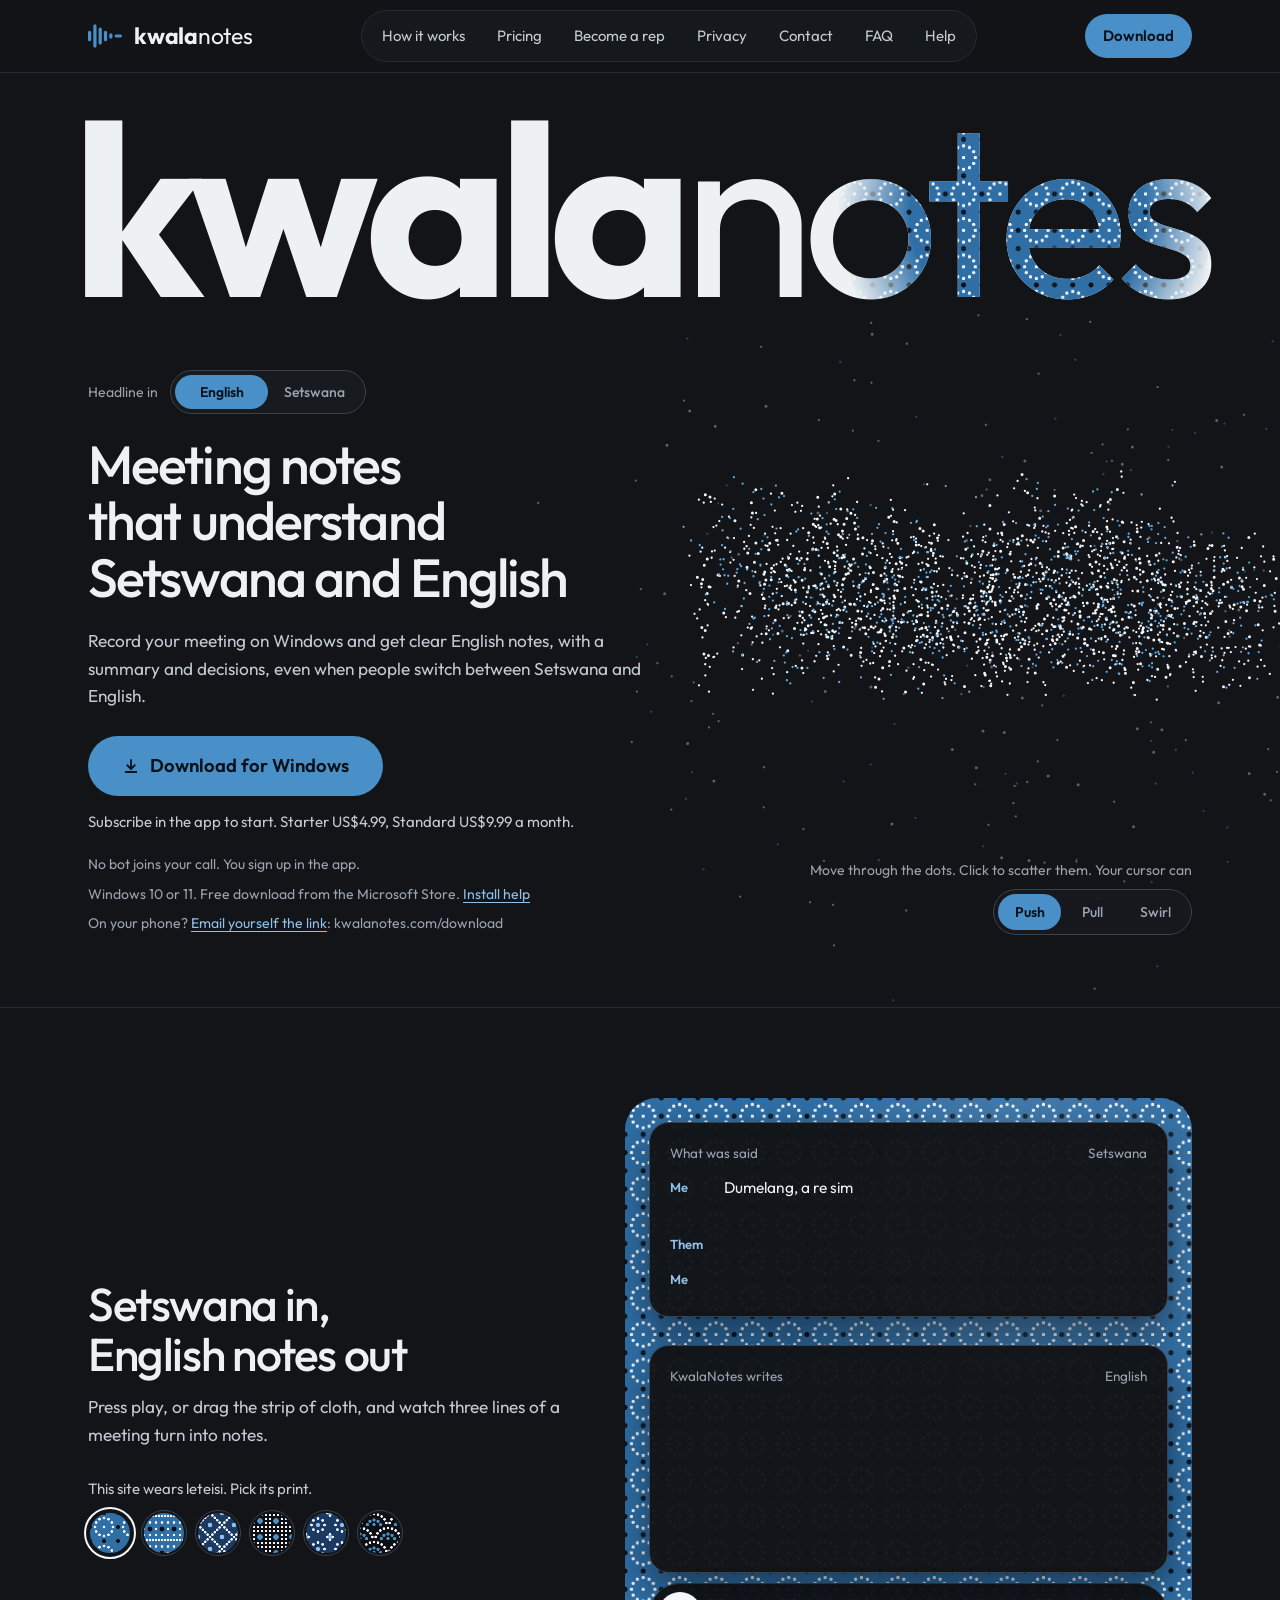
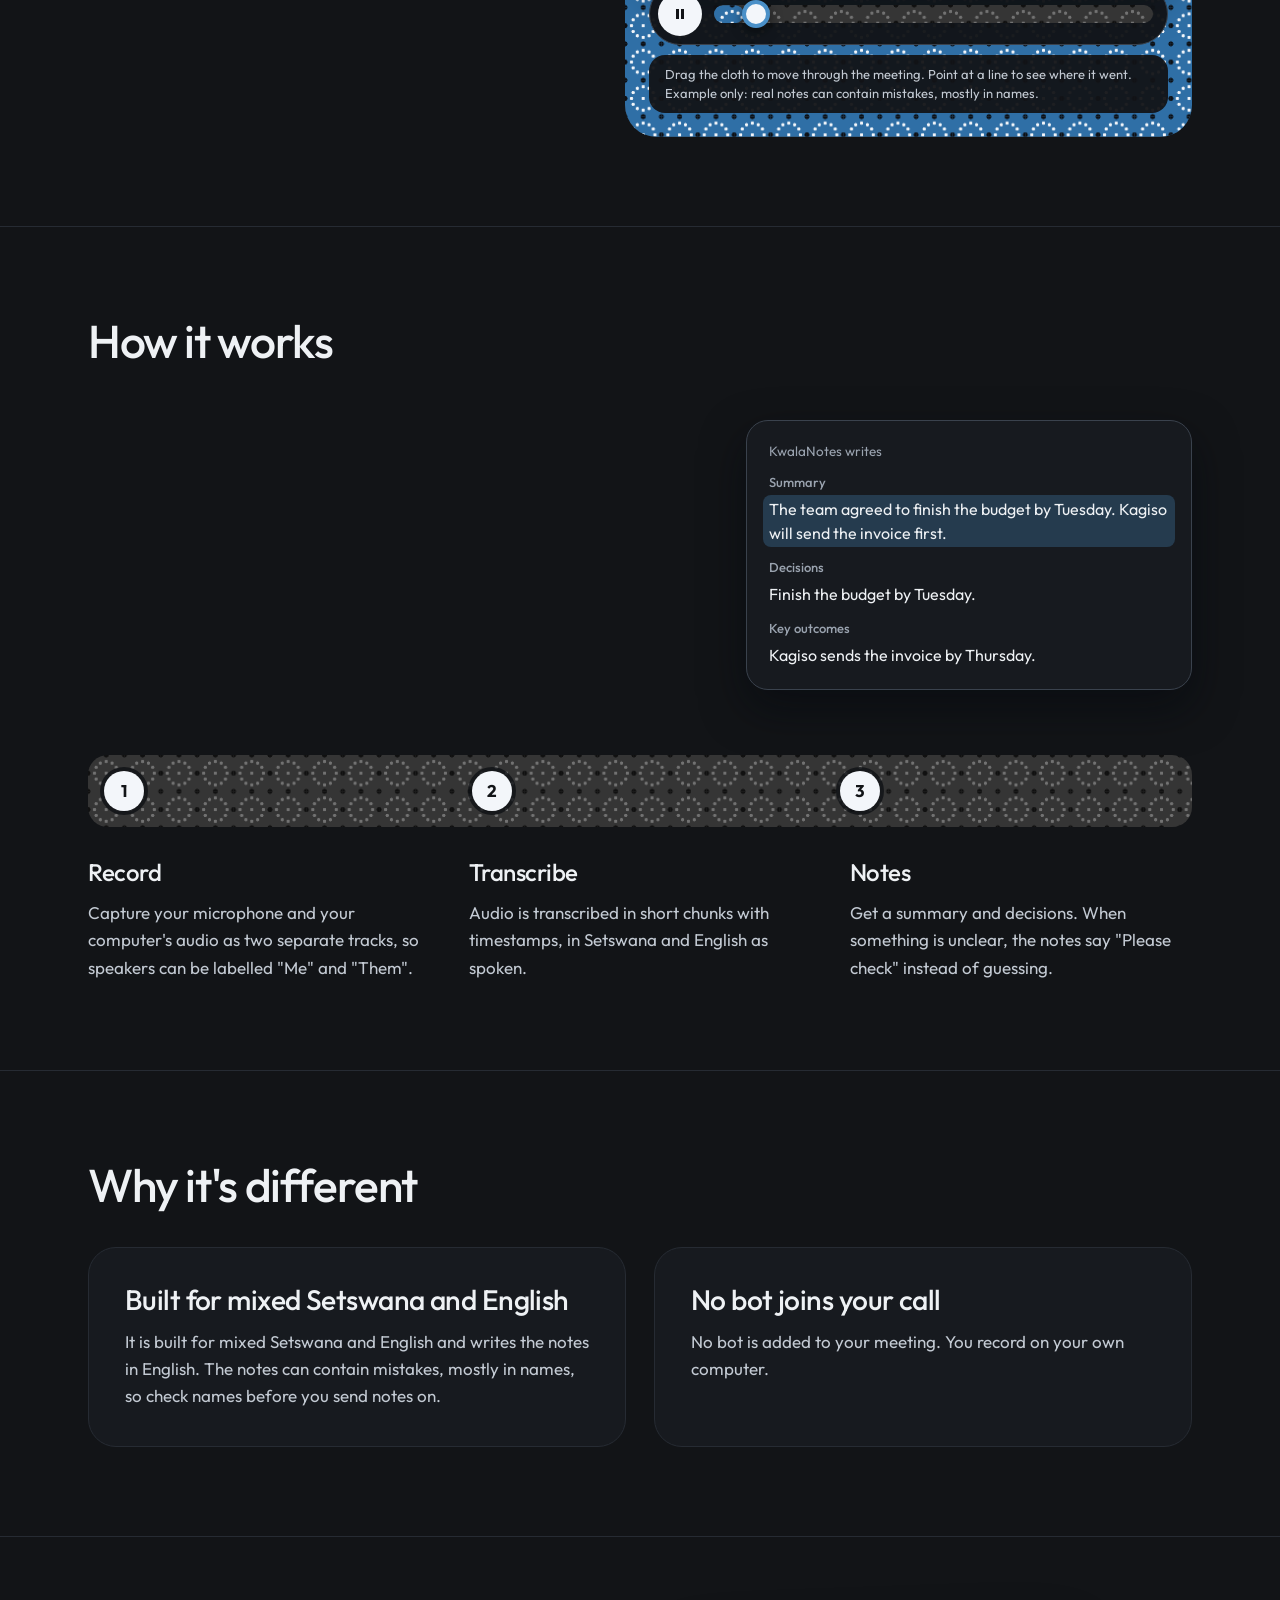
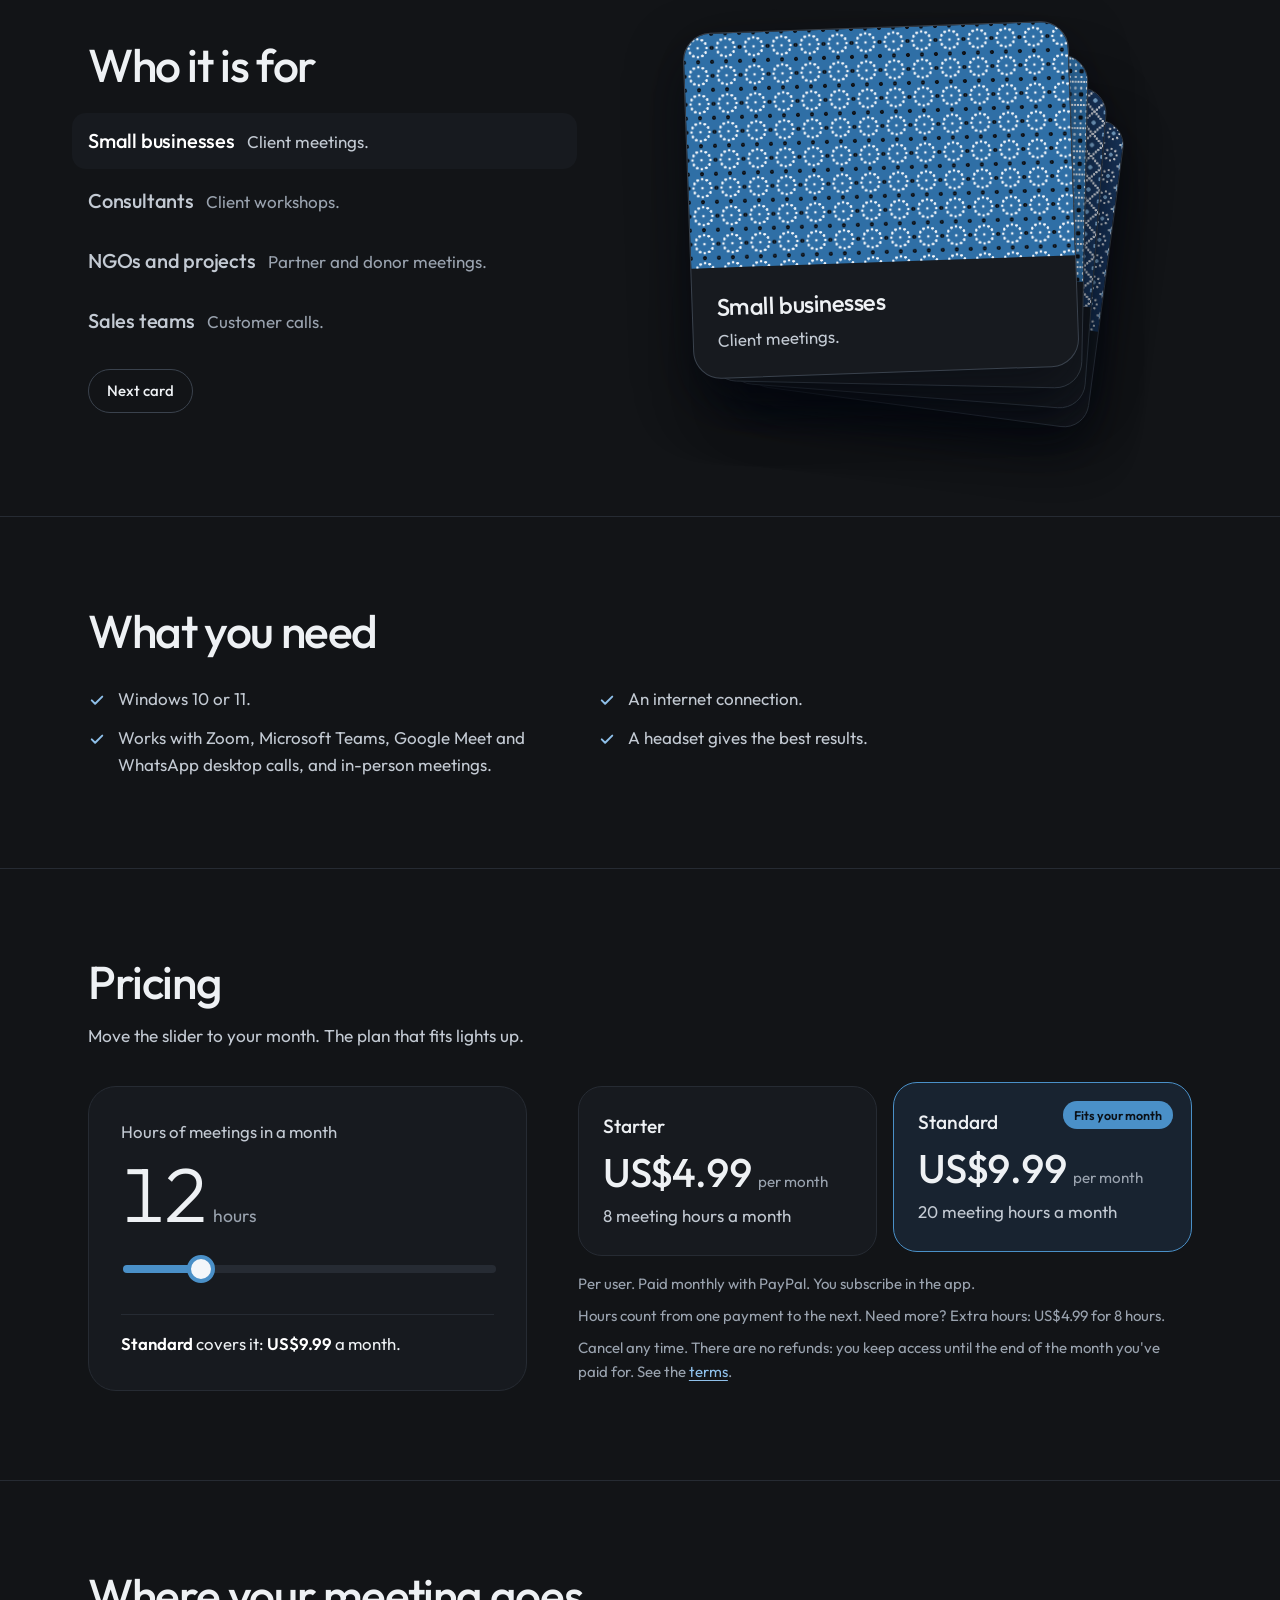
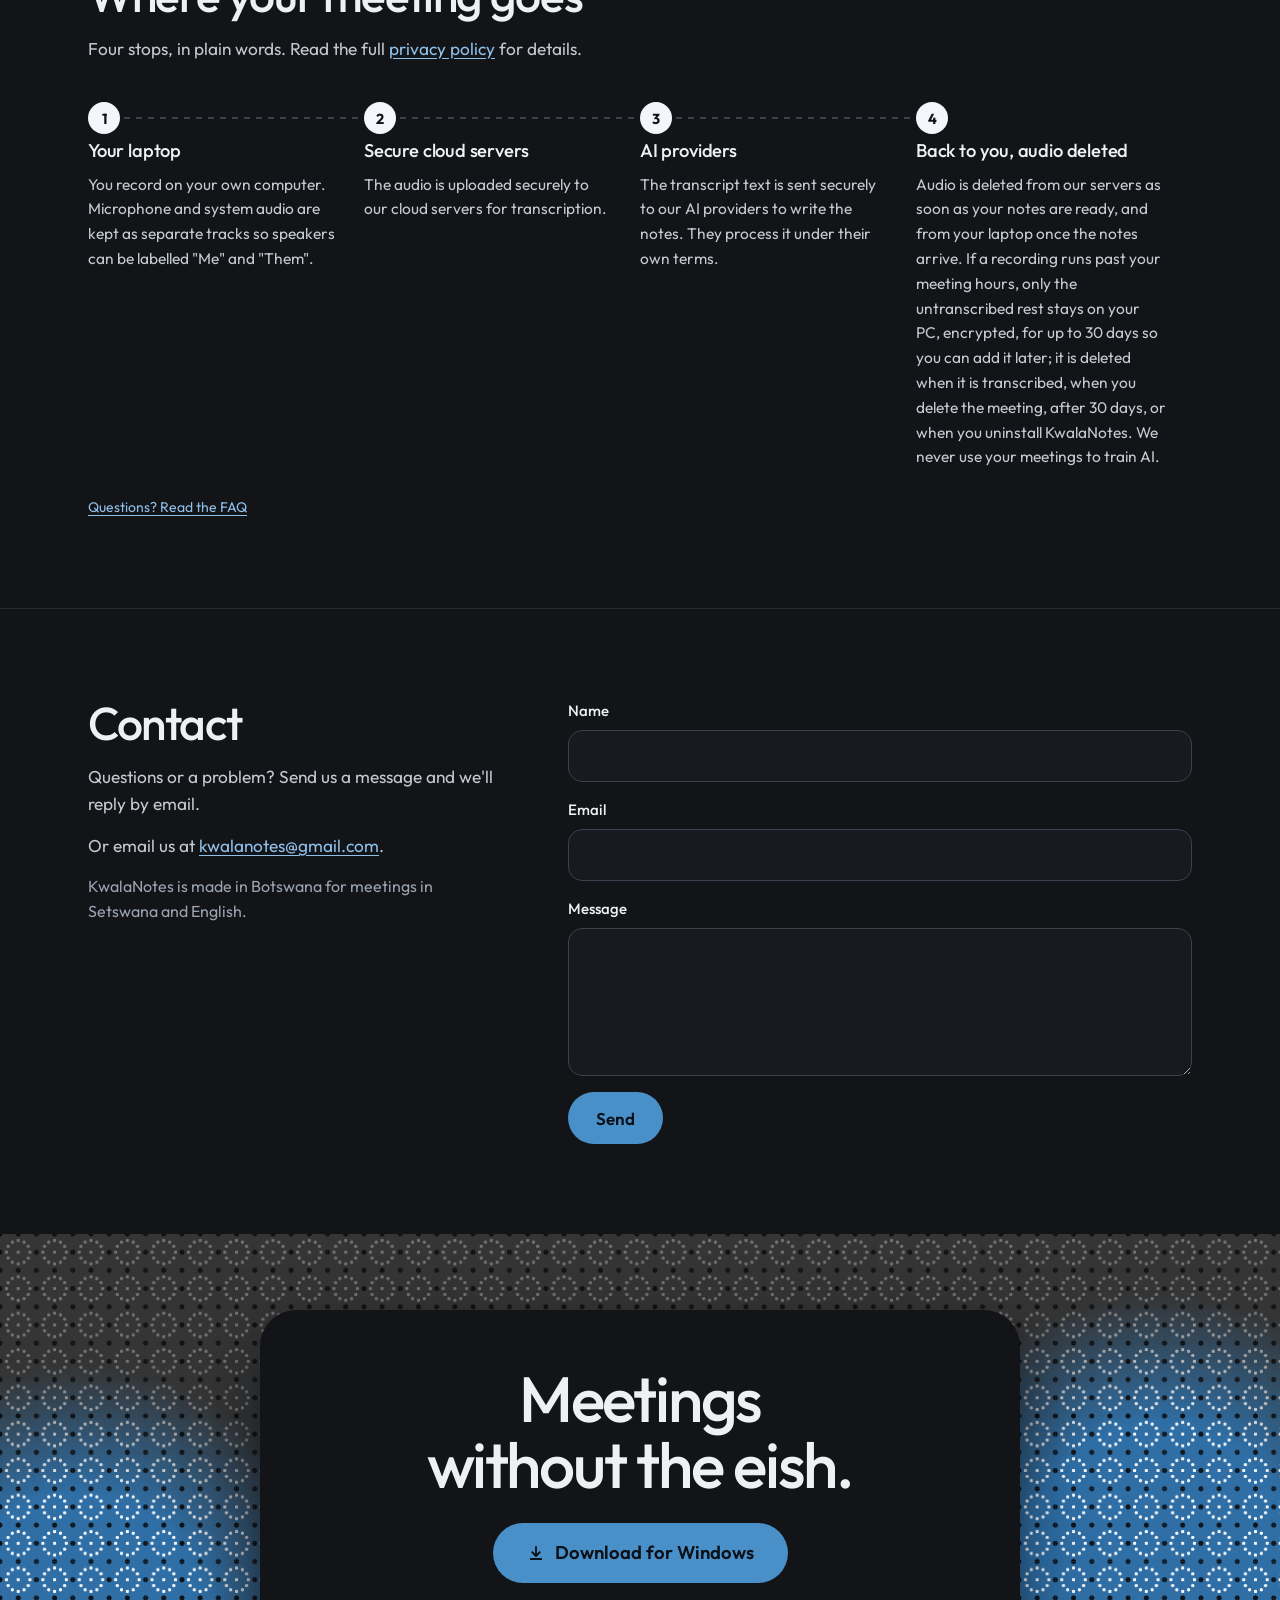
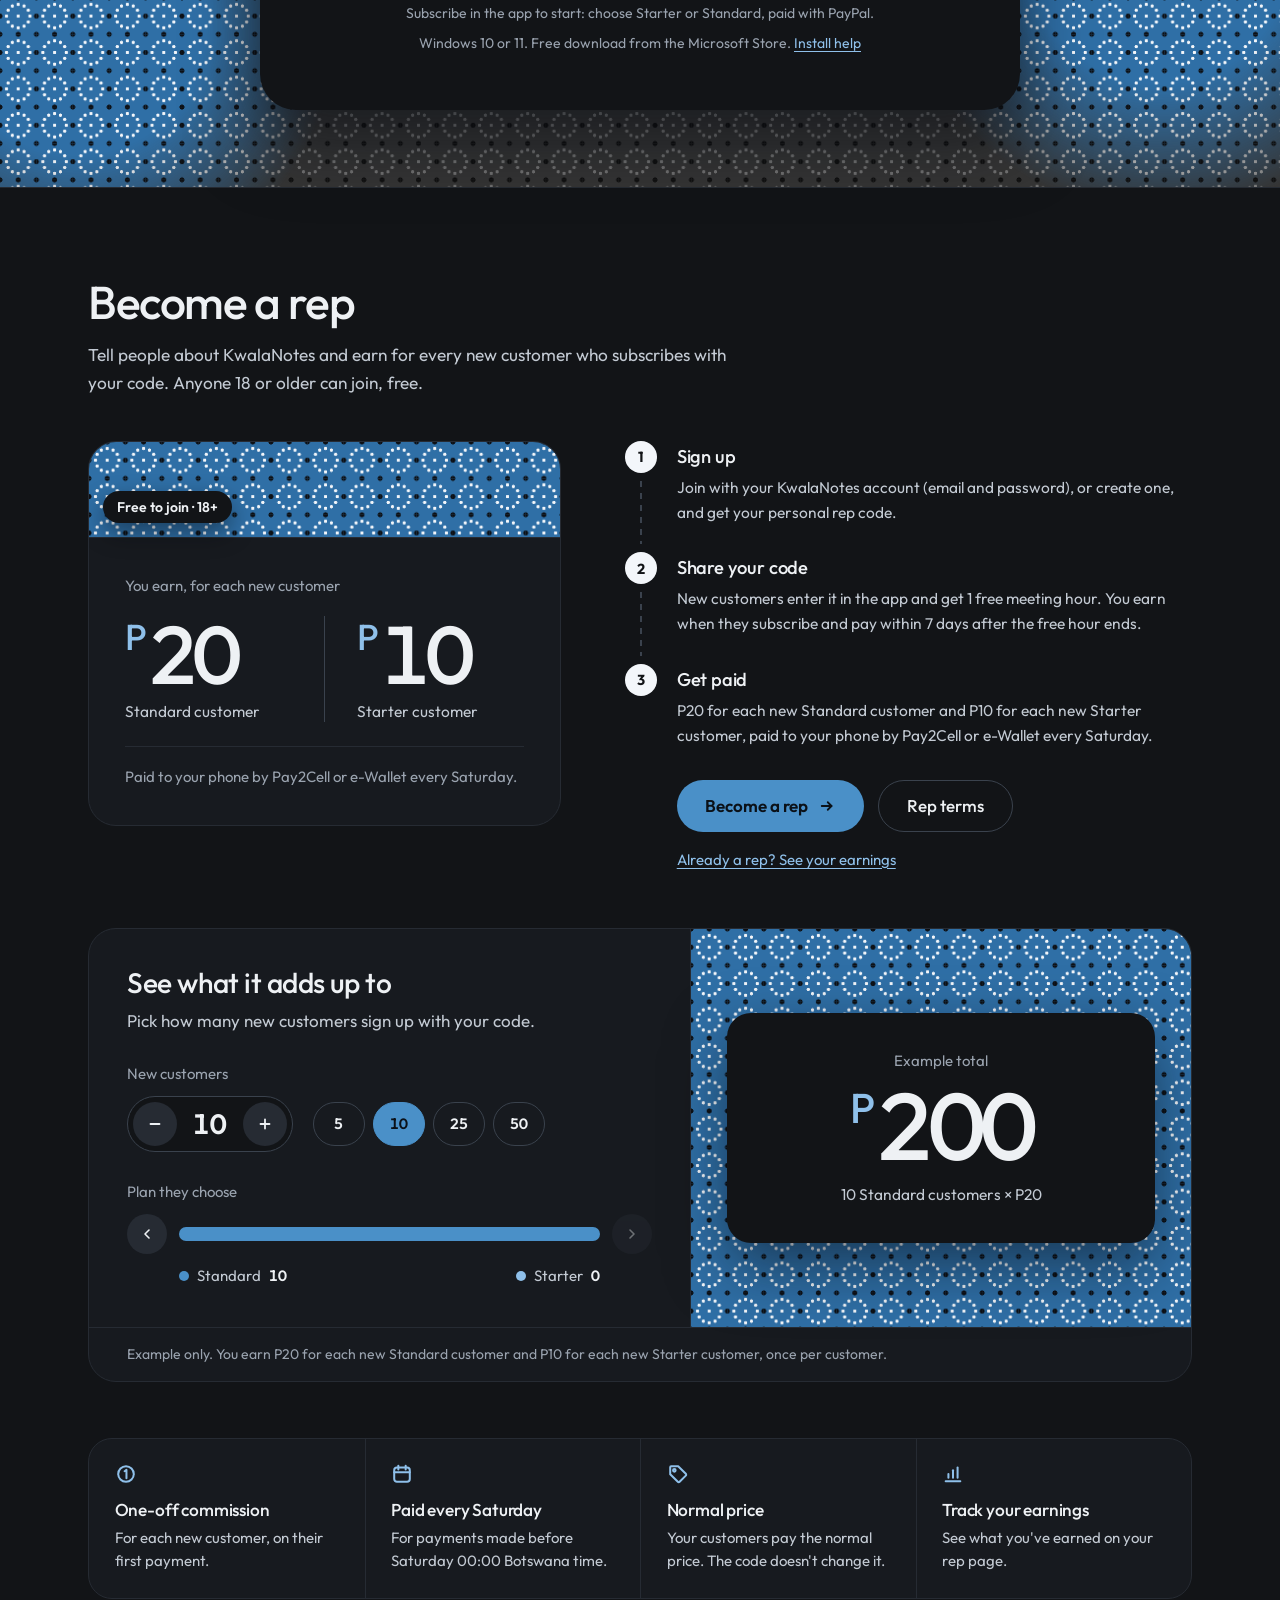
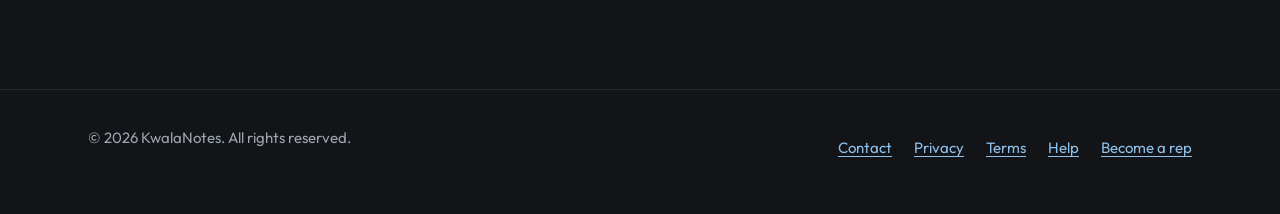
<file: index.html>
<!DOCTYPE html>
<html lang="en">
<head>
  <meta charset="utf-8">
  <meta name="viewport" content="width=device-width, initial-scale=1">
  <title>KwalaNotes — Meeting notes that understand Setswana and English</title>
  <meta name="description" content="Record, transcribe and summarise Botswana meetings in mixed Setswana and English. No bot joins your call. Audio is deleted once your notes are ready.">
  <link rel="canonical" href="https://kwalanotes.com">
  <meta property="og:title" content="KwalaNotes — Meeting notes that understand Setswana and English">
  <meta property="og:description" content="Record, transcribe and summarise Botswana meetings in mixed Setswana and English. No bot joins your call. Audio is deleted once your notes are ready.">
  <meta property="og:type" content="website">
  <meta property="og:url" content="https://kwalanotes.com">
  <meta property="og:image" content="https://kwalanotes.com/og-image.png">
  <meta name="twitter:card" content="summary_large_image">
  <meta name="twitter:title" content="KwalaNotes — Meeting notes that understand Setswana and English">
  <meta name="twitter:description" content="Record, transcribe and summarise Botswana meetings in mixed Setswana and English. No bot joins your call. Audio is deleted once your notes are ready.">
  <meta name="twitter:image" content="https://kwalanotes.com/og-image.png">
  <meta name="theme-color" content="#4A90C8">
  <link rel="icon" href="/favicon.svg" type="image/svg+xml">
  <link rel="stylesheet" href="/styles.css">
  <link rel="stylesheet" href="/home.css">
  <script src="/home.js" defer></script>
  <script src="/contact.js" defer></script>
  <script src="/count.js" defer></script>
  <script src="/rep-calc.js" defer></script>
</head>
<body>
<a class="skip-link" href="#main">Skip to content</a>

<header class="top">
<div class="wrap">
<a class="brand" href="#top" aria-label="KwalaNotes home">
<svg aria-hidden="true" width="34" height="26" viewBox="0 0 32 24" fill="#4A90C8"><rect x="0" y="7" width="3" height="10" rx="1.5"></rect><rect x="5" y="1" width="3" height="22" rx="1.5"></rect><rect x="10" y="4" width="3" height="16" rx="1.5"></rect><rect x="15" y="7" width="3" height="10" rx="1.5"></rect><rect x="20" y="9.5" width="3" height="5" rx="1.5"></rect><rect x="25" y="10.5" width="7" height="3" rx="1.5"></rect></svg>
<span><b>kwala</b><span>notes</span></span>
</a>
<nav class="dock" id="dock" aria-label="Main">
<span class="ind" aria-hidden="true"></span>
<a href="#how">How it works</a>
<a href="#pricing">Pricing</a>
<a href="#rep">Become a rep</a>
<a href="#privacy">Privacy</a>
<a href="#contact">Contact</a>
<a href="/faq.html">FAQ</a>
<a href="/help.html">Help</a>
</nav>
<div class="right">
<a class="btn small" href="https://apps.microsoft.com/detail/9MWMGF2BBXBX">Download</a>
</div>
</div>
</header>

<main id="main">
<span id="top"></span>

<div class="mega" id="mega" aria-hidden="true">
<span class="word">kwala<i>notes</i><span class="over cloth">kwala<i>notes</i></span></span>
</div>

<div class="hero" id="hero">
<canvas id="swarm" aria-hidden="true"></canvas>
<div class="wrap">
<div>
<div class="flipwrap"><span id="flip-label">Headline in</span><button type="button" class="flip" id="flip" aria-pressed="false" aria-label="Show the headline in Setswana"><span class="thumb"></span><span data-l="en">English</span><span data-l="tn">Setswana</span></button></div>
<h1 id="h1" aria-label="Meeting notes that understand Setswana and English"><span class="hl hl-en" aria-hidden="true">Meeting notes that understand Setswana and English</span><span class="hl hl-tn" aria-hidden="true" lang="tn">Dikwalo tsa kopano tse di tlhaloganyang Setswana le Sekgoa</span></h1>
<p class="lede">Record your meeting on Windows and get clear English notes, with a summary and decisions, even when people switch between Setswana and English.</p>
<div class="cta">
<a class="btn big" href="https://apps.microsoft.com/detail/9MWMGF2BBXBX"><svg aria-hidden="true" width="18" height="18" viewBox="0 0 24 24" fill="none" stroke="currentColor" stroke-width="2.4" stroke-linecap="round" stroke-linejoin="round"><path d="M12 4v11"></path><path d="M7 11l5 5 5-5"></path><path d="M5 20h14"></path></svg><span>Download for Windows</span></a>
<div class="trial">
<span>Subscribe in the app to start. Starter US$4.99, Standard US$9.99 a month.</span>
</div>
</div>
<p class="fine">No bot joins your call. You sign up in the app.</p>
<p class="fine">Windows 10 or 11. Free download from the Microsoft Store. <a href="/faq.html">Install help</a></p>
<p class="fine">On your phone? <a href="mailto:?subject=KwalaNotes%20download&amp;body=https%3A%2F%2Fkwalanotes.com%2Fdownload">Email yourself the link</a>: kwalanotes.com/download</p>
</div>

<div class="swarm-col">
<div class="swarm-box" id="swarm-box" role="img" aria-label="Thousands of dots form the word Hello, then Dumela, then the KwalaNotes mark, then a leteisi print"></div>
<div class="force">
<span id="force-label">Move through the dots. Click to scatter them. Your cursor can</span>
<div class="seg" id="seg" data-mode="push" role="group" aria-labelledby="force-label">
<span class="thumb" aria-hidden="true"></span>
<button type="button" data-mode="push" aria-pressed="true">Push</button>
<button type="button" data-mode="pull" aria-pressed="false">Pull</button>
<button type="button" data-mode="swirl" aria-pressed="false">Swirl</button>
</div>
</div>
</div>
</div>
</div>

<section class="band demo-sec" id="example">
<div class="wrap split">
<div>
<h2 class="h2">Setswana in, English notes out</h2>
<p class="sub">Press play, or drag the strip of cloth, and watch three lines of a meeting turn into notes.</p>
<div class="picker">
<span id="pick-label">This site wears leteisi. Pick its print.</span>
<div class="sws" role="group" aria-labelledby="pick-label">
<button type="button" class="sw lt-rings" data-print="rings" aria-pressed="true" aria-label="Rings print"></button>
<button type="button" class="sw lt-stripes" data-print="stripes" aria-pressed="false" aria-label="Stripes print"></button>
<button type="button" class="sw lt-lattice" data-print="lattice" aria-pressed="false" aria-label="Diamonds print"></button>
<button type="button" class="sw lt-check" data-print="check" aria-pressed="false" aria-label="Check print"></button>
<button type="button" class="sw lt-flowers" data-print="flowers" aria-pressed="false" aria-label="Flowers print"></button>
<button type="button" class="sw lt-fans" data-print="fans" aria-pressed="false" aria-label="Fans print"></button>
</div>
</div>
</div>
<div>
<div class="stage" id="stage">
<div class="layer cloth raw"></div>
<div class="layer cloth ink"></div>
<div class="head"></div>
<div class="layer glow"></div>

<div class="demo" id="demo">
<div class="card said">
<div class="cap"><span>What was said</span><span>Setswana</span></div>
<button type="button" class="line" data-k="1"><span class="spk">Me</span><span class="tx">Dumelang, a re simolole. Re tshwanetse go fetsa budget ka Labobedi.</span></button>
<button type="button" class="line" data-k="2"><span class="spk">Them</span><span class="tx">Ee, mme ke batla gore Kagiso a romele invoice pele.</span></button>
<button type="button" class="line" data-k="3"><span class="spk">Me</span><span class="tx">Go siame, Kagiso o tla e romela ka Labone.</span></button>
</div>
<div class="status done n" id="demo-status" role="status"><i><b></b><b></b><b></b></i><span>Notes ready</span></div>
<div class="card wrote">
<div class="cap"><span>KwalaNotes writes</span><span>English</span></div>
<div class="n"><h4>Summary</h4><p><span data-k="1">The team agreed to finish the budget by Tuesday.</span> <span data-k="2">Kagiso will send the invoice first.</span></p></div>
<div class="n"><h4>Decisions</h4><p><span data-k="1">Finish the budget by Tuesday.</span></p></div>
<div class="n"><h4>Key outcomes</h4><p><span data-k="3">Kagiso sends the invoice by Thursday.</span></p></div>
</div>
</div>
<div class="player">
<button type="button" class="pp" id="pp" aria-label="Play the example again"><svg aria-hidden="true" width="16" height="16" viewBox="0 0 24 24" fill="currentColor"><path id="pp-icon" d="M7 4.5v15l12-7.5z"></path></svg></button>
<div class="scrub" id="scrub">
<div class="bar cloth raw"></div>
<div class="fill"><div class="cloth"></div></div>
<span class="knob"></span>
<input id="seek" type="range" min="0" max="1000" step="1" value="1000" aria-label="Move through the example meeting">
</div>
</div>
<p class="demo-note"><span>Drag the cloth to move through the meeting. Point at a line to see where it went. Example only: real notes can contain mistakes, mostly in names.</span></p>
</div>
</div>
</div>
</section>

<section class="band" id="how">
<div class="wrap">
<h2 class="h2">How it works</h2>
<div class="mill">
<canvas id="funnel" role="img" aria-label="Setswana and English words swirl into a funnel and come out as notes"></canvas>
<div class="out" id="out">
<small>KwalaNotes writes</small>
<h4>Summary</h4><p>The team agreed to finish the budget by Tuesday. Kagiso will send the invoice first.</p>
<h4>Decisions</h4><p>Finish the budget by Tuesday.</p>
<h4>Key outcomes</h4><p>Kagiso sends the invoice by Thursday.</p>
</div>
</div>
<div class="track" id="track" aria-hidden="true">
<div class="layer cloth raw"></div>
<div class="layer cloth ink"></div>
<span class="pin" style="left:calc(0% + 36px)">1</span>
<span class="pin" style="left:calc(33.33% + 36px)">2</span>
<span class="pin" style="left:calc(66.66% + 36px)">3</span>
</div>
<ol class="steps">
<li><h3>Record</h3><p>Capture your microphone and your computer's audio as two separate tracks, so speakers can be labelled "Me" and "Them".</p></li>
<li><h3>Transcribe</h3><p>Audio is transcribed in short chunks with timestamps, in Setswana and English as spoken.</p></li>
<li><h3>Notes</h3><p>Get a summary and decisions. When something is unclear, the notes say "Please check" instead of guessing.</p></li>
</ol>
</div>
</section>

<section class="band">
<div class="wrap">
<h2 class="h2">Why it's different</h2>
<div class="why">
<article><h3>Built for mixed Setswana and English</h3><p>It is built for mixed Setswana and English and writes the notes in English. The notes can contain mistakes, mostly in names, so check names before you send notes on.</p></article>
<article><h3>No bot joins your call</h3><p>No bot is added to your meeting. You record on your own computer.</p></article>
</div>
</div>
</section>

<section class="band">
<div class="wrap split">
<div>
<h2 class="h2">Who it is for</h2>
<ul class="aud" id="aud">
<li class="on"><b>Small businesses</b><span>Client meetings.</span></li>
<li><b>Consultants</b><span>Client workshops.</span></li>
<li><b>NGOs and projects</b><span>Partner and donor meetings.</span></li>
<li><b>Sales teams</b><span>Customer calls.</span></li>
</ul>
<p style="margin-top:20px"><button type="button" class="btn ghost small" id="deal">Next card</button></p>
</div>
<div class="deck" id="deck" aria-hidden="true">
<div class="dcard"><div class="bandp lt-rings"></div><div class="txt"><b>Small businesses</b><span>Client meetings.</span></div></div>
<div class="dcard"><div class="bandp lt-stripes"></div><div class="txt"><b>Consultants</b><span>Client workshops.</span></div></div>
<div class="dcard"><div class="bandp lt-lattice"></div><div class="txt"><b>NGOs and projects</b><span>Partner and donor meetings.</span></div></div>
<div class="dcard"><div class="bandp lt-flowers"></div><div class="txt"><b>Sales teams</b><span>Customer calls.</span></div></div>
</div>
</div>
</section>

<section class="band">
<div class="wrap">
<h2 class="h2">What you need</h2>
<ul class="need">
<li><svg aria-hidden="true" width="18" height="18" viewBox="0 0 24 24" fill="none" stroke="currentColor" stroke-width="2.6" stroke-linecap="round" stroke-linejoin="round"><path d="M5 12.5l4.5 4.5L19 7.5"></path></svg><span>Windows 10 or 11.</span></li>
<li><svg aria-hidden="true" width="18" height="18" viewBox="0 0 24 24" fill="none" stroke="currentColor" stroke-width="2.6" stroke-linecap="round" stroke-linejoin="round"><path d="M5 12.5l4.5 4.5L19 7.5"></path></svg><span>An internet connection.</span></li>
<li><svg aria-hidden="true" width="18" height="18" viewBox="0 0 24 24" fill="none" stroke="currentColor" stroke-width="2.6" stroke-linecap="round" stroke-linejoin="round"><path d="M5 12.5l4.5 4.5L19 7.5"></path></svg><span>Works with Zoom, Microsoft Teams, Google Meet and WhatsApp desktop calls, and in-person meetings.</span></li>
<li><svg aria-hidden="true" width="18" height="18" viewBox="0 0 24 24" fill="none" stroke="currentColor" stroke-width="2.6" stroke-linecap="round" stroke-linejoin="round"><path d="M5 12.5l4.5 4.5L19 7.5"></path></svg><span>A headset gives the best results.</span></li>
</ul>
</div>
</section>

<section class="band" id="pricing">
<div class="wrap">
<h2 class="h2">Pricing</h2>
<p class="sub">Move the slider to your month. The plan that fits lights up.</p>
<div class="price">
<div class="dial">
<label for="hrs">Hours of meetings in a month</label>
<div class="hours"><output id="hrs-out" for="hrs">12</output><small>hours</small></div>
<input id="hrs" type="range" min="1" max="60" step="1" value="12">
<p class="verdict" id="verdict" aria-live="polite"></p>
</div>
<div class="plans">
<article class="plan" id="plan-starter"><span class="tag">Fits your month</span><h3>Starter</h3><div class="amt">US$4.99 <small>per month</small></div><p>8 meeting hours a month</p></article>
<article class="plan" id="plan-standard"><span class="tag">Fits your month</span><h3>Standard</h3><div class="amt">US$9.99 <small>per month</small></div><p>20 meeting hours a month</p></article>
<div class="terms">
<p>Per user. Paid monthly with PayPal. You subscribe in the app.</p>
<p>Hours count from one payment to the next. Need more? Extra hours: US$4.99 for 8 hours.</p>
<p>Cancel any time. There are no refunds: you keep access until the end of the month you've paid for. See the <a href="/terms.html">terms</a>.</p>
</div>
</div>
</div>
</div>
</section>

<section class="band" id="privacy">
<div class="wrap">
<h2 class="h2">Where your meeting goes</h2>
<p class="sub">Four stops, in plain words. Read the full <a href="/privacy.html">privacy policy</a> for details.</p>
<ol class="route">
<li><span class="num">1</span><h3>Your laptop</h3><p>You record on your own computer. Microphone and system audio are kept as separate tracks so speakers can be labelled "Me" and "Them".</p></li>
<li><span class="num">2</span><h3>Secure cloud servers</h3><p>The audio is uploaded securely to our cloud servers for transcription.</p></li>
<li><span class="num">3</span><h3>AI providers</h3><p>The transcript text is sent securely to our AI providers to write the notes. They process it under their own terms.</p></li>
<li><span class="num">4</span><h3>Back to you, audio deleted</h3><p>Audio is deleted from our servers as soon as your notes are ready, and from your laptop once the notes arrive. If a recording runs past your meeting hours, only the untranscribed rest stays on your PC, encrypted, for up to 30 days so you can add it later; it is deleted when it is transcribed, when you delete the meeting, after 30 days, or when you uninstall KwalaNotes. We never use your meetings to train AI.</p></li>
</ol>
<p class="fine" style="margin-top:28px"><a href="/faq.html">Questions? Read the FAQ</a></p>
</div>
</section>

<section class="band" id="contact">
<div class="wrap contact">
<div>
<h2 class="h2">Contact</h2>
<p class="sub">Questions or a problem? Send us a message and we'll reply by email.</p>
<p class="sub">Or email us at <a href="mailto:kwalanotes@gmail.com">kwalanotes@gmail.com</a>.</p>
<p class="sub" style="font-size:1rem;color:var(--mist)">KwalaNotes is made in Botswana for meetings in Setswana and English.</p>
</div>
<form id="contact-form" method="post">
<label class="f" for="name">Name<input id="name" name="name" type="text" autocomplete="name" maxlength="80" required></label>
<label class="f" for="email">Email<input id="email" name="email" type="email" autocomplete="email" maxlength="254" required></label>
<label class="f" for="message">Message<textarea id="message" name="message" rows="5" maxlength="2000" required></textarea></label>
<div class="visually-hidden" aria-hidden="true">
  <label for="website">Website</label>
  <input id="website" name="website" type="text" tabindex="-1" autocomplete="off">
</div>
<div><button class="btn" type="submit">Send</button></div>
<p id="status" role="status"></p>
</form>
</div>
</section>

<div class="last" id="get">
<div class="layer cloth raw"></div>
<div class="layer cloth" id="trail"></div>
<div class="wrap">
<div class="panel">
<h2>Meetings without the eish.</h2>
<div class="cta">
<a class="btn big" href="https://apps.microsoft.com/detail/9MWMGF2BBXBX"><svg aria-hidden="true" width="18" height="18" viewBox="0 0 24 24" fill="none" stroke="currentColor" stroke-width="2.4" stroke-linecap="round" stroke-linejoin="round"><path d="M12 4v11"></path><path d="M7 11l5 5 5-5"></path><path d="M5 20h14"></path></svg><span>Download for Windows</span></a>
</div>
<p class="fine">Subscribe in the app to start: choose Starter or Standard, paid with PayPal.</p>
<p class="fine">Windows 10 or 11. Free download from the Microsoft Store. <a href="/faq.html">Install help</a></p>
</div>
</div>
</div>

<section class="band rep-sec" id="rep" aria-labelledby="rep-title">
<div class="wrap">
<div class="rep-head">
<h2 class="h2" id="rep-title">Become a rep</h2>
<p class="sub">Tell people about KwalaNotes and earn for every new customer who subscribes with your code. Anyone 18 or older can join, free.</p>
</div>
<div class="rep-grid">
<div class="rep-earn">
<div class="rep-cloth cloth"><span class="rep-pill">Free to join · 18+</span></div>
<div class="rep-earn-body">
<p class="rep-earn-label">You earn, for each new customer</p>
<dl class="rep-amts">
<div><dt>Standard customer</dt><dd><span class="cur">P</span>20</dd></div>
<div><dt>Starter customer</dt><dd><span class="cur">P</span>10</dd></div>
</dl>
<p class="rep-earn-note">Paid to your phone by Pay2Cell or e-Wallet every Saturday.</p>
</div>
</div>
<div class="rep-side">
<ol class="rep-path">
<li><span class="num" aria-hidden="true">1</span><h3>Sign up</h3><p>Join with your KwalaNotes account (email and password), or create one, and get your personal rep code.</p></li>
<li><span class="num" aria-hidden="true">2</span><h3>Share your code</h3><p>New customers enter it in the app and get 1 free meeting hour. You earn when they subscribe and pay within 7 days after the free hour ends.</p></li>
<li><span class="num" aria-hidden="true">3</span><h3>Get paid</h3><p>P20 for each new Standard customer and P10 for each new Starter customer, paid to your phone by Pay2Cell or e-Wallet every Saturday.</p></li>
</ol>
<div class="rep-cta">
<a class="btn" href="/rep.html"><span>Become a rep</span><svg aria-hidden="true" width="18" height="18" viewBox="0 0 24 24" fill="none" stroke="currentColor" stroke-width="2.4" stroke-linecap="round" stroke-linejoin="round"><path d="M5 12h13"></path><path d="M13 7l5 5-5 5"></path></svg></a>
<a class="btn ghost" href="/rep-terms.html">Rep terms</a>
</div>
<p class="rep-already"><a href="/rep-earnings.html">Already a rep? See your earnings</a></p>
</div>
</div>
<div class="rep-calc" id="rep-calc">
<div class="rc-controls">
<h3 class="rc-title">See what it adds up to</h3>
<p class="rc-intro">Pick how many new customers sign up with your code.</p>
<div class="rc-field">
<span class="rc-label" id="rc-n-label">New customers</span>
<div class="rc-count">
<div class="rc-stepper" role="group" aria-labelledby="rc-n-label">
<button type="button" class="rc-btn" id="rc-dec" aria-label="One customer fewer" disabled><svg aria-hidden="true" width="18" height="18" viewBox="0 0 24 24" fill="none" stroke="currentColor" stroke-width="2.4" stroke-linecap="round"><path d="M6 12h12"></path></svg></button>
<output class="rc-n" id="rc-n" aria-labelledby="rc-n-label">10</output>
<button type="button" class="rc-btn" id="rc-inc" aria-label="One customer more" disabled><svg aria-hidden="true" width="18" height="18" viewBox="0 0 24 24" fill="none" stroke="currentColor" stroke-width="2.4" stroke-linecap="round"><path d="M6 12h12"></path><path d="M12 6v12"></path></svg></button>
</div>
<div class="rc-chips" role="group" aria-label="Quick picks">
<button type="button" class="rc-chip" data-n="5" aria-pressed="false" disabled>5</button>
<button type="button" class="rc-chip" data-n="10" aria-pressed="true" disabled>10</button>
<button type="button" class="rc-chip" data-n="25" aria-pressed="false" disabled>25</button>
<button type="button" class="rc-chip" data-n="50" aria-pressed="false" disabled>50</button>
</div>
</div>
</div>
<div class="rc-field">
<span class="rc-label" id="rc-mix-label">Plan they choose</span>
<div class="rc-mix" role="group" aria-labelledby="rc-mix-label">
<button type="button" class="rc-btn small" id="rc-more-sta" aria-label="Move one customer to Starter" disabled><svg aria-hidden="true" width="16" height="16" viewBox="0 0 24 24" fill="none" stroke="currentColor" stroke-width="2.4" stroke-linecap="round" stroke-linejoin="round"><path d="M15 6l-6 6 6 6"></path></svg></button>
<div class="rc-bar" aria-hidden="true"><span class="rc-bar-std" id="rc-bar-std"></span></div>
<button type="button" class="rc-btn small" id="rc-more-std" aria-label="Move one customer to Standard" disabled><svg aria-hidden="true" width="16" height="16" viewBox="0 0 24 24" fill="none" stroke="currentColor" stroke-width="2.4" stroke-linecap="round" stroke-linejoin="round"><path d="M9 6l6 6-6 6"></path></svg></button>
</div>
<div class="rc-legend">
<span class="rc-key std"><i aria-hidden="true"></i>Standard <b id="rc-s">10</b></span>
<span class="rc-key sta"><i aria-hidden="true"></i>Starter <b id="rc-t">0</b></span>
</div>
</div>
</div>
<div class="rc-result cloth">
<div class="rc-panel">
<p class="rc-result-label">Example total</p>
<p class="rc-total" aria-live="polite" aria-atomic="true"><span class="sr" id="rc-total-sr">P200 from 10 Standard customers</span><span class="rc-amt" id="rc-total" aria-hidden="true"><span class="cur">P</span><span id="rc-total-num">200</span></span></p>
<p class="rc-sum" id="rc-sum">10 Standard customers × P20</p>
</div>
</div>
<p class="rc-note">Example only. You earn P20 for each new Standard customer and P10 for each new Starter customer, once per customer.</p>
</div>
<ul class="rep-facts">
<li><svg aria-hidden="true" width="22" height="22" viewBox="0 0 24 24" fill="none" stroke="currentColor" stroke-width="2.2" stroke-linecap="round" stroke-linejoin="round"><circle cx="12" cy="12" r="8.5"></circle><path d="M10.5 9l2-1.5V16.5"></path></svg><h3>One-off commission</h3><p>For each new customer, on their first payment.</p></li>
<li><svg aria-hidden="true" width="22" height="22" viewBox="0 0 24 24" fill="none" stroke="currentColor" stroke-width="2.2" stroke-linecap="round" stroke-linejoin="round"><rect x="3.5" y="5" width="17" height="15.5" rx="3"></rect><path d="M8 3v4"></path><path d="M16 3v4"></path><path d="M3.5 10h17"></path></svg><h3>Paid every Saturday</h3><p>For payments made before Saturday 00:00 Botswana time.</p></li>
<li><svg aria-hidden="true" width="22" height="22" viewBox="0 0 24 24" fill="none" stroke="currentColor" stroke-width="2.2" stroke-linecap="round" stroke-linejoin="round"><path d="M3.5 12.2V4.5a1 1 0 0 1 1-1h7.7l8.3 8.3a1.4 1.4 0 0 1 0 2l-6.7 6.7a1.4 1.4 0 0 1-2 0z"></path><circle cx="8" cy="8" r="1.4"></circle></svg><h3>Normal price</h3><p>Your customers pay the normal price. The code doesn't change it.</p></li>
<li><svg aria-hidden="true" width="22" height="22" viewBox="0 0 24 24" fill="none" stroke="currentColor" stroke-width="2.2" stroke-linecap="round" stroke-linejoin="round"><path d="M4 20h16"></path><path d="M7 16v-4"></path><path d="M12 16V8"></path><path d="M17 16V5"></path></svg><h3>Track your earnings</h3><p>See what you've earned on your rep page.</p></li>
</ul>
</div>
</section>
</main>


<svg width="0" height="0" style="position:absolute" aria-hidden="true"><filter id="goo"><feGaussianBlur in="SourceGraphic" stdDeviation="5" result="b"></feGaussianBlur><feColorMatrix in="b" values="1 0 0 0 0  0 1 0 0 0  0 0 1 0 0  0 0 0 26 -10"></feColorMatrix></filter></svg>

<footer>
<div class="wrap">
<span>© 2026 KwalaNotes. All rights reserved.</span>
<nav aria-label="Footer"><a href="#contact">Contact</a><a href="/privacy.html">Privacy</a><a href="/terms.html">Terms</a><a href="/help.html">Help</a><a href="/rep.html">Become a rep</a></nav>
</div>
</footer>

</body>
</html>
</file>
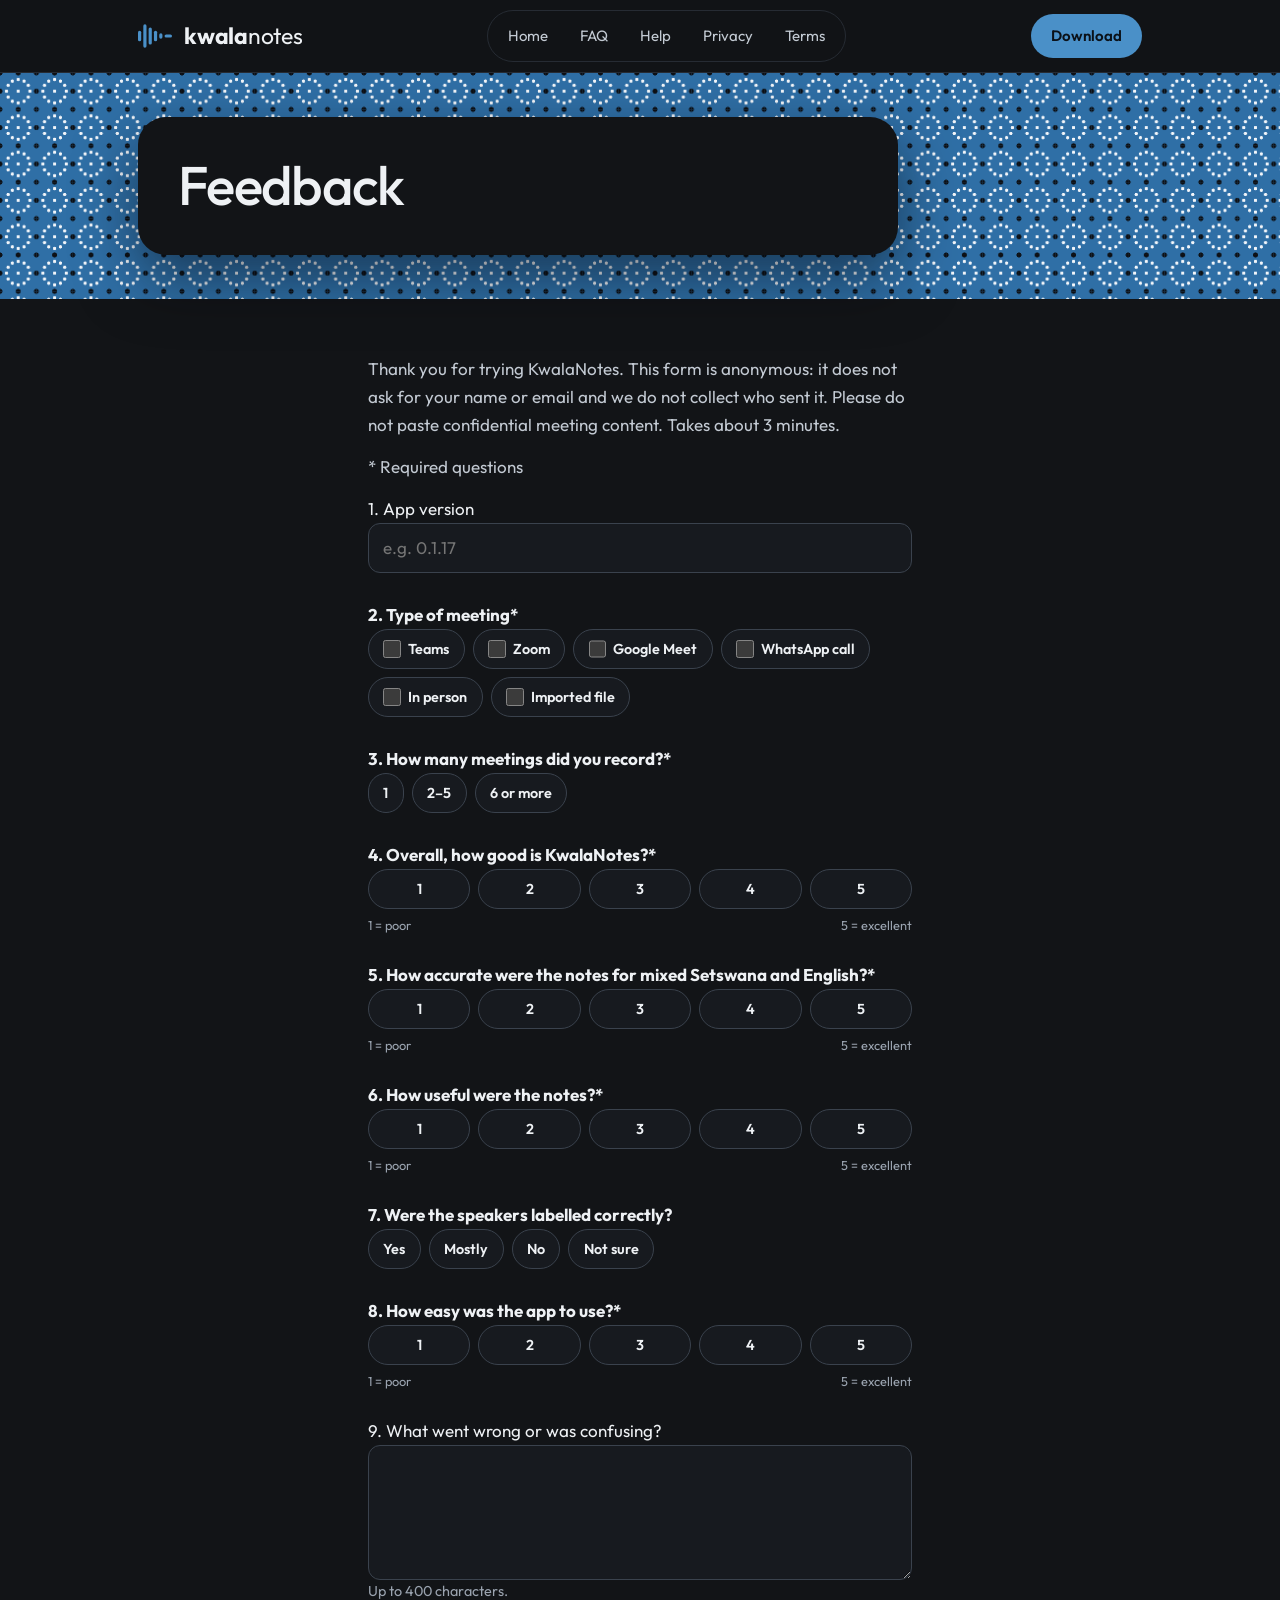
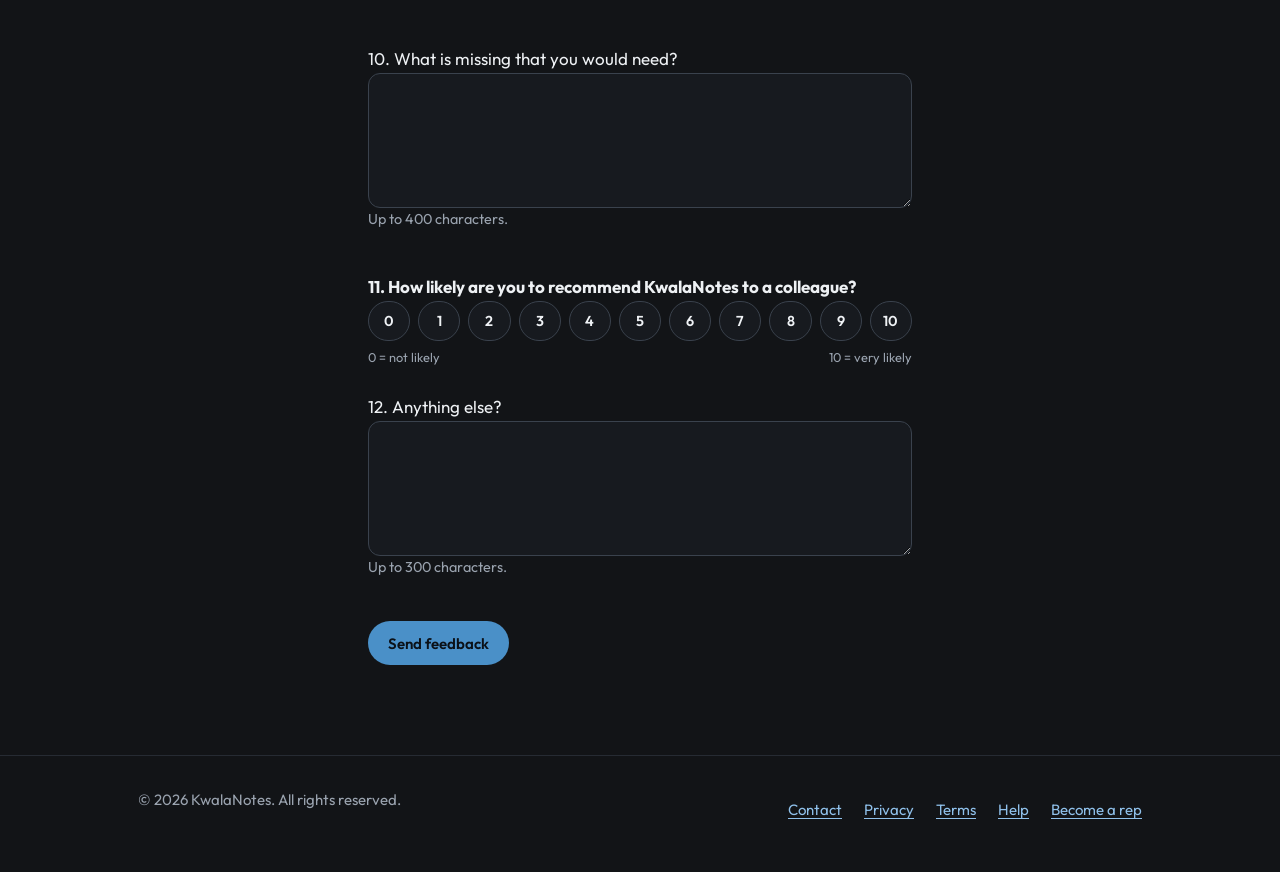
<file: feedback/index.html>
<!DOCTYPE html>
<html lang="en">
<head>
  <meta charset="utf-8">
  <meta name="viewport" content="width=device-width, initial-scale=1">
  <title>Feedback — KwalaNotes</title>
  <meta name="description" content="Share anonymous feedback about KwalaNotes.">
  <meta name="robots" content="noindex">
  <meta name="theme-color" content="#4A90C8">
  <link rel="canonical" href="https://kwalanotes.com/feedback/">
  <link rel="icon" href="/favicon.svg" type="image/svg+xml">
  <link rel="stylesheet" href="/styles.css">
</head>
<body class="feedback">
<a class="skip-link" href="#main">Skip to content</a>
<header class="top"><div class="wrap"><a class="brand" href="/index.html" aria-label="KwalaNotes home"><svg aria-hidden="true" width="34" height="26" viewBox="0 0 32 24" fill="#4A90C8"><rect x="0" y="7" width="3" height="10" rx="1.5"></rect><rect x="5" y="1" width="3" height="22" rx="1.5"></rect><rect x="10" y="4" width="3" height="16" rx="1.5"></rect><rect x="15" y="7" width="3" height="10" rx="1.5"></rect><rect x="20" y="9.5" width="3" height="5" rx="1.5"></rect><rect x="25" y="10.5" width="7" height="3" rx="1.5"></rect></svg><span><b>kwala</b>notes</span></a><nav class="nav" aria-label="Main"><a href="/index.html">Home</a><a href="/faq.html">FAQ</a><a href="/help.html">Help</a><a href="/privacy.html">Privacy</a><a href="/terms.html">Terms</a></nav><a class="btn" href="https://apps.microsoft.com/detail/9MWMGF2BBXBX">Download</a></div></header>
<main id="main">
  <div class="head cloth"><div class="wrap"><div class="panel"><h1>Feedback</h1></div></div></div>
  <div class="wrap body one">
    <article>
        <p class="section-intro">Thank you for trying KwalaNotes. This form is anonymous: it does not ask for your name or email and we do not collect who sent it. Please do not paste confidential meeting content. Takes about 3 minutes.</p>
        <p>* Required questions</p>
        <form id="feedback-form" class="contact-form" method="post" novalidate>
          <div class="form-field">
            <label for="app-version">1. App version</label>
            <input id="app-version" name="app_version" type="text" maxlength="20" placeholder="e.g. 0.1.17">
          </div>
          <fieldset class="form-field chips">
            <legend>2. Type of meeting*</legend>
            <label for="meeting_types-0"><input id="meeting_types-0" name="meeting_types" type="checkbox" value="Teams"> Teams</label>
            <label for="meeting_types-1"><input id="meeting_types-1" name="meeting_types" type="checkbox" value="Zoom"> Zoom</label>
            <label for="meeting_types-2"><input id="meeting_types-2" name="meeting_types" type="checkbox" value="Google Meet"> Google Meet</label>
            <label for="meeting_types-3"><input id="meeting_types-3" name="meeting_types" type="checkbox" value="WhatsApp call"> WhatsApp call</label>
            <label for="meeting_types-4"><input id="meeting_types-4" name="meeting_types" type="checkbox" value="In person"> In person</label>
            <label for="meeting_types-5"><input id="meeting_types-5" name="meeting_types" type="checkbox" value="Imported file"> Imported file</label>
          </fieldset>
          <fieldset class="form-field chips">
            <legend>3. How many meetings did you record?*</legend>
            <label for="meeting_count-0"><input id="meeting_count-0" name="meeting_count" type="radio" value="1" required> 1</label>
            <label for="meeting_count-1"><input id="meeting_count-1" name="meeting_count" type="radio" value="2–5" required> 2–5</label>
            <label for="meeting_count-2"><input id="meeting_count-2" name="meeting_count" type="radio" value="6 or more" required> 6 or more</label>
          </fieldset>
          <fieldset class="form-field scale" aria-describedby="overall-hint">
            <legend>4. Overall, how good is KwalaNotes?*</legend>
            <p id="overall-hint" class="form-fallback">1 = poor; 5 = excellent</p>
            <label for="overall-0"><input id="overall-0" name="overall" type="radio" value="1" required> 1</label>
            <label for="overall-1"><input id="overall-1" name="overall" type="radio" value="2" required> 2</label>
            <label for="overall-2"><input id="overall-2" name="overall" type="radio" value="3" required> 3</label>
            <label for="overall-3"><input id="overall-3" name="overall" type="radio" value="4" required> 4</label>
            <label for="overall-4"><input id="overall-4" name="overall" type="radio" value="5" required> 5</label>
          </fieldset>
          <fieldset class="form-field scale">
            <legend>5. How accurate were the notes for mixed Setswana and English?*</legend>
            <label for="transcript-0"><input id="transcript-0" name="transcript" type="radio" value="1" required> 1</label>
            <label for="transcript-1"><input id="transcript-1" name="transcript" type="radio" value="2" required> 2</label>
            <label for="transcript-2"><input id="transcript-2" name="transcript" type="radio" value="3" required> 3</label>
            <label for="transcript-3"><input id="transcript-3" name="transcript" type="radio" value="4" required> 4</label>
            <label for="transcript-4"><input id="transcript-4" name="transcript" type="radio" value="5" required> 5</label>
          </fieldset>
          <fieldset class="form-field scale">
            <legend>6. How useful were the notes?*</legend>
            <label for="notes-0"><input id="notes-0" name="notes" type="radio" value="1" required> 1</label>
            <label for="notes-1"><input id="notes-1" name="notes" type="radio" value="2" required> 2</label>
            <label for="notes-2"><input id="notes-2" name="notes" type="radio" value="3" required> 3</label>
            <label for="notes-3"><input id="notes-3" name="notes" type="radio" value="4" required> 4</label>
            <label for="notes-4"><input id="notes-4" name="notes" type="radio" value="5" required> 5</label>
          </fieldset>
          <fieldset class="form-field chips">
            <legend>7. Were the speakers labelled correctly?</legend>
            <label for="speakers-0"><input id="speakers-0" name="speakers" type="radio" value="Yes"> Yes</label>
            <label for="speakers-1"><input id="speakers-1" name="speakers" type="radio" value="Mostly"> Mostly</label>
            <label for="speakers-2"><input id="speakers-2" name="speakers" type="radio" value="No"> No</label>
            <label for="speakers-3"><input id="speakers-3" name="speakers" type="radio" value="Not sure"> Not sure</label>
          </fieldset>
          <fieldset class="form-field scale">
            <legend>8. How easy was the app to use?*</legend>
            <label for="ease-0"><input id="ease-0" name="ease" type="radio" value="1" required> 1</label>
            <label for="ease-1"><input id="ease-1" name="ease" type="radio" value="2" required> 2</label>
            <label for="ease-2"><input id="ease-2" name="ease" type="radio" value="3" required> 3</label>
            <label for="ease-3"><input id="ease-3" name="ease" type="radio" value="4" required> 4</label>
            <label for="ease-4"><input id="ease-4" name="ease" type="radio" value="5" required> 5</label>
          </fieldset>
          <div class="form-field">
            <label for="problems">9. What went wrong or was confusing?</label>
            <textarea id="problems" name="problems" rows="4" maxlength="400" aria-describedby="problems-hint"></textarea>
            <p id="problems-hint" class="form-fallback">Up to 400 characters.</p>
          </div>
          <div class="form-field">
            <label for="missing">10. What is missing that you would need?</label>
            <textarea id="missing" name="missing" rows="4" maxlength="400" aria-describedby="missing-hint"></textarea>
            <p id="missing-hint" class="form-fallback">Up to 400 characters.</p>
          </div>
          <fieldset class="form-field scale scale-nps">
            <legend>11. How likely are you to recommend KwalaNotes to a colleague?</legend>
            <label for="recommend-0"><input id="recommend-0" name="recommend" type="radio" value="0"> 0</label>
            <label for="recommend-1"><input id="recommend-1" name="recommend" type="radio" value="1"> 1</label>
            <label for="recommend-2"><input id="recommend-2" name="recommend" type="radio" value="2"> 2</label>
            <label for="recommend-3"><input id="recommend-3" name="recommend" type="radio" value="3"> 3</label>
            <label for="recommend-4"><input id="recommend-4" name="recommend" type="radio" value="4"> 4</label>
            <label for="recommend-5"><input id="recommend-5" name="recommend" type="radio" value="5"> 5</label>
            <label for="recommend-6"><input id="recommend-6" name="recommend" type="radio" value="6"> 6</label>
            <label for="recommend-7"><input id="recommend-7" name="recommend" type="radio" value="7"> 7</label>
            <label for="recommend-8"><input id="recommend-8" name="recommend" type="radio" value="8"> 8</label>
            <label for="recommend-9"><input id="recommend-9" name="recommend" type="radio" value="9"> 9</label>
            <label for="recommend-10"><input id="recommend-10" name="recommend" type="radio" value="10"> 10</label>
          </fieldset>
          <div class="form-field">
            <label for="anything_else">12. Anything else?</label>
            <textarea id="anything_else" name="anything_else" rows="4" maxlength="300" aria-describedby="anything_else-hint"></textarea>
            <p id="anything_else-hint" class="form-fallback">Up to 300 characters.</p>
          </div>
          <div class="visually-hidden" aria-hidden="true">
            <label for="website">Website</label>
            <input id="website" name="website" type="text" tabindex="-1" autocomplete="off">
          </div>
          <p id="status" class="form-status" role="status"></p>
          <button class="btn" type="submit">Send feedback</button>
        </form>
    </article>
  </div>
</main>
<footer><div class="wrap"><span>© 2026 KwalaNotes. All rights reserved.</span><nav aria-label="Footer"><a href="/index.html#contact">Contact</a><a href="/privacy.html">Privacy</a><a href="/terms.html">Terms</a><a href="/help.html">Help</a><a href="/rep.html">Become a rep</a></nav></div></footer>
  <script src="/feedback.js" defer></script>
</body>
</html>
</file>
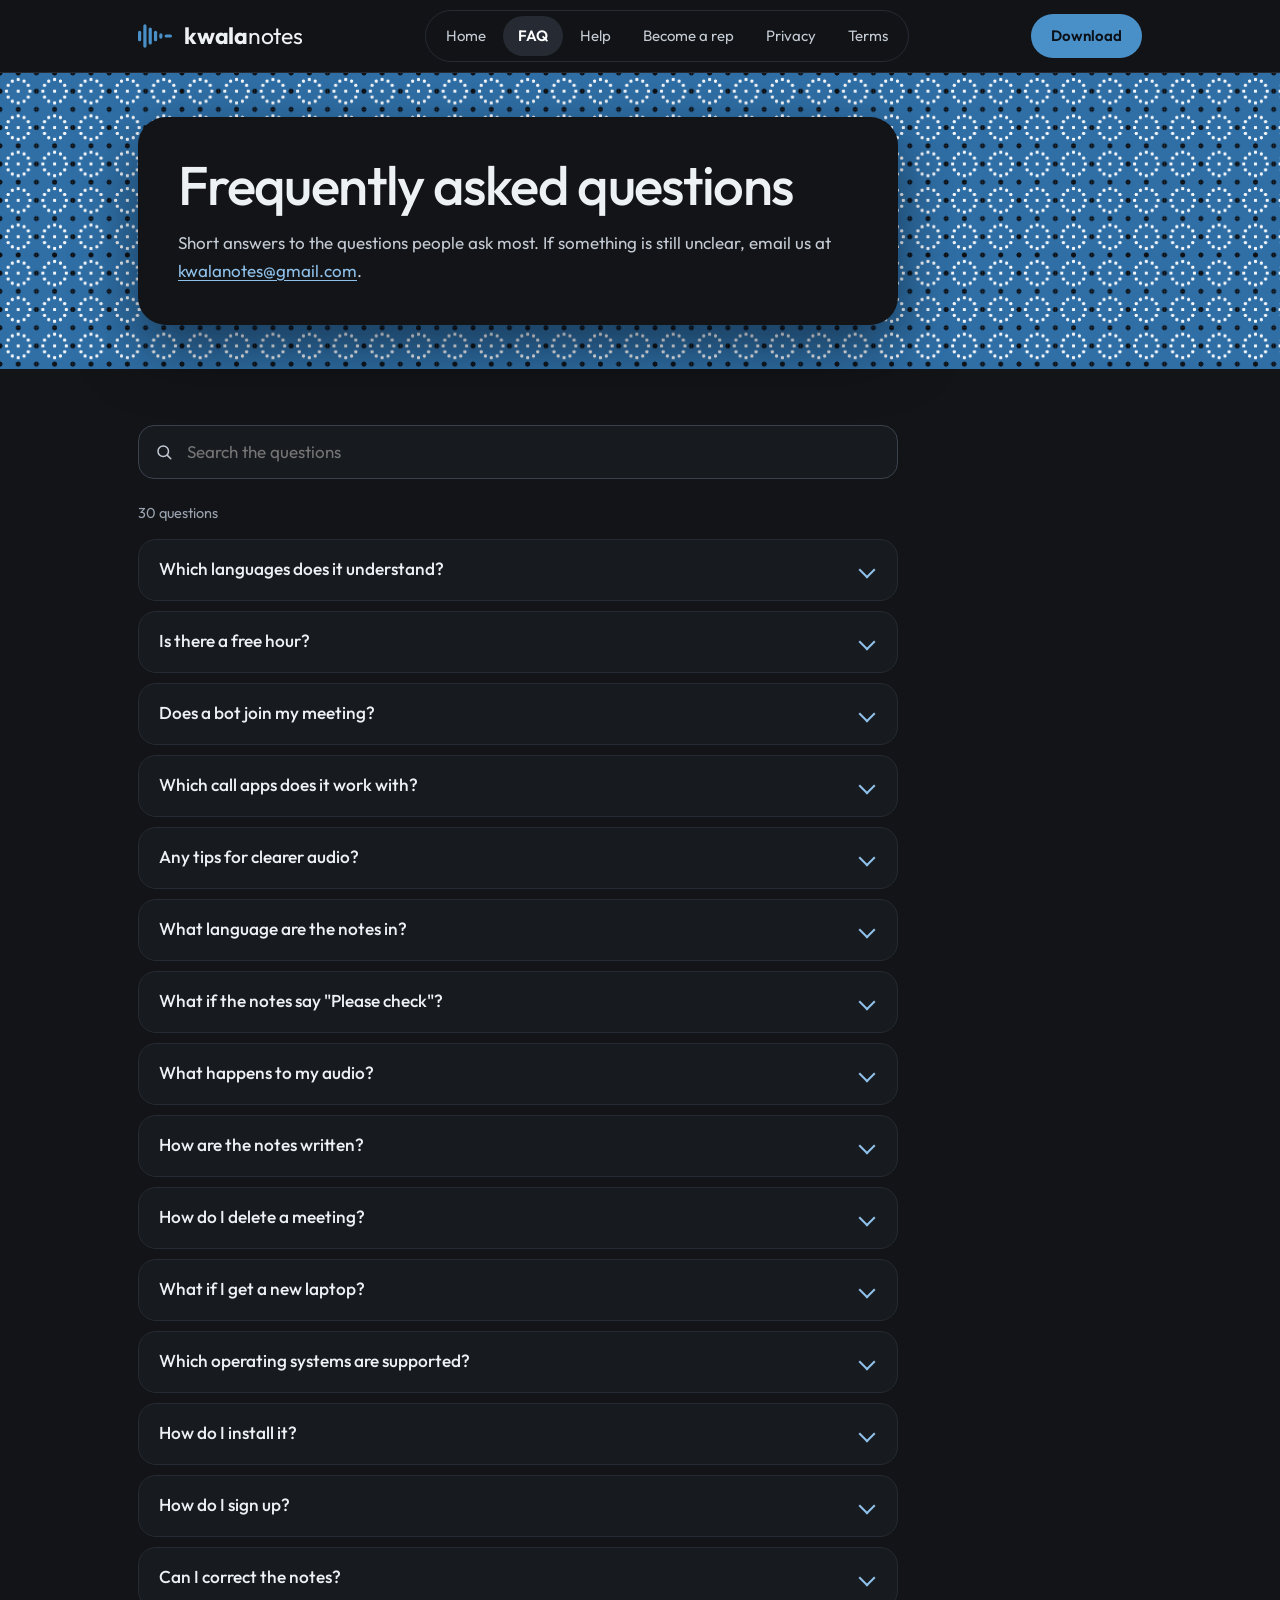
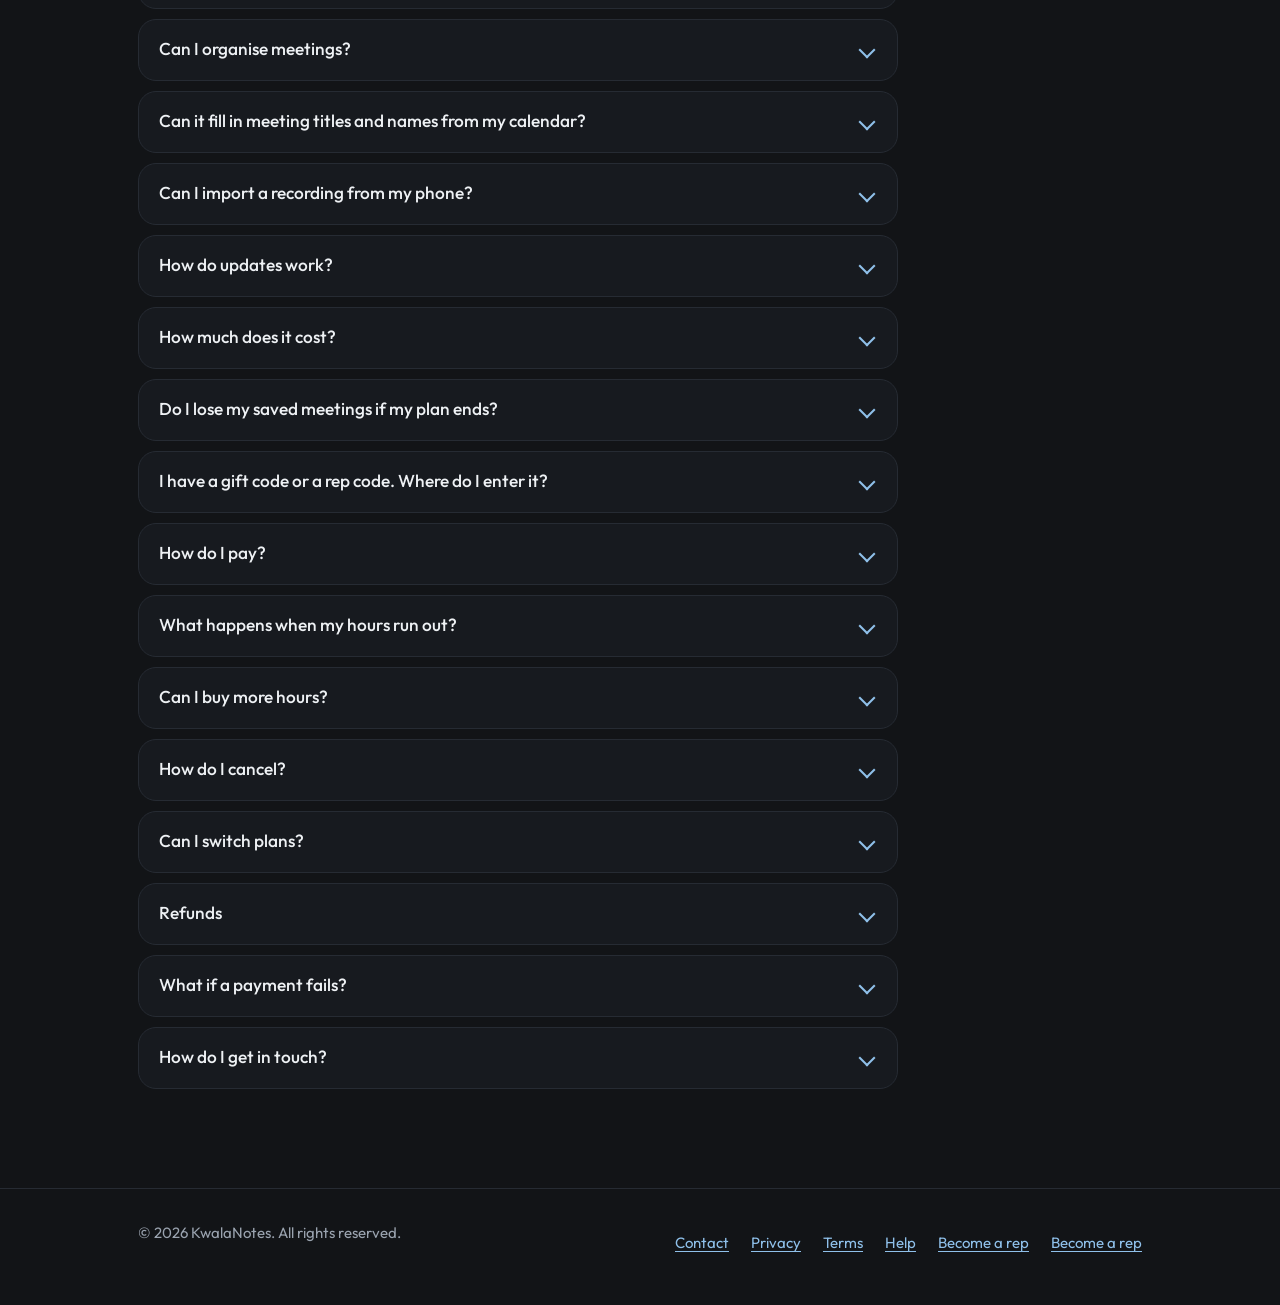
<file: faq.html>
<!DOCTYPE html>
<html lang="en">
<head>
  <meta charset="utf-8">
  <meta name="viewport" content="width=device-width, initial-scale=1">
  <title>FAQ — KwalaNotes</title>
  <meta name="description" content="Answers to common questions about KwalaNotes: languages, supported call apps, privacy, audio deletion, AI-written notes and pricing.">
  <link rel="canonical" href="https://kwalanotes.com/faq.html">
  <meta property="og:title" content="FAQ — KwalaNotes">
  <meta property="og:description" content="Answers to common questions about KwalaNotes: languages, supported call apps, privacy, audio deletion, AI-written notes and pricing.">
  <meta property="og:type" content="website">
  <meta property="og:url" content="https://kwalanotes.com/faq.html">
  <meta property="og:image" content="https://kwalanotes.com/og-image.png">
  <meta name="twitter:card" content="summary_large_image">
  <meta name="twitter:title" content="FAQ — KwalaNotes">
  <meta name="twitter:description" content="Answers to common questions about KwalaNotes: languages, supported call apps, privacy, audio deletion, AI-written notes and pricing.">
  <meta name="twitter:image" content="https://kwalanotes.com/og-image.png">
  <meta name="theme-color" content="#4A90C8">
  <link rel="icon" href="/favicon.svg" type="image/svg+xml">
  <link rel="stylesheet" href="/styles.css">
  <script src="/toc.js" defer></script>
  <script src="/count.js" defer></script>
</head>
<body>
<a class="skip-link" href="#main">Skip to content</a>
<header class="top"><div class="wrap"><a class="brand" href="/index.html" aria-label="KwalaNotes home"><svg aria-hidden="true" width="34" height="26" viewBox="0 0 32 24" fill="#4A90C8"><rect x="0" y="7" width="3" height="10" rx="1.5"></rect><rect x="5" y="1" width="3" height="22" rx="1.5"></rect><rect x="10" y="4" width="3" height="16" rx="1.5"></rect><rect x="15" y="7" width="3" height="10" rx="1.5"></rect><rect x="20" y="9.5" width="3" height="5" rx="1.5"></rect><rect x="25" y="10.5" width="7" height="3" rx="1.5"></rect></svg><span><b>kwala</b>notes</span></a><nav class="nav" aria-label="Main"><a href="/index.html">Home</a><a href="/faq.html" aria-current="page">FAQ</a><a href="/help.html">Help</a><a href="/#rep">Become a rep</a><a href="/privacy.html">Privacy</a><a href="/terms.html">Terms</a></nav><a class="btn" href="https://apps.microsoft.com/detail/9MWMGF2BBXBX">Download</a></div></header>
<main id="main">
<div class="head cloth"><div class="wrap"><div class="panel"><h1>Frequently asked questions</h1><p class="lede"> Short answers to the questions people ask most. If something is still unclear, email us at <a href="mailto:kwalanotes@gmail.com">kwalanotes@gmail.com</a>. </p></div></div></div>
<div class="wrap body one"><article><label class="find" for="q"><svg aria-hidden="true" width="18" height="18" viewBox="0 0 24 24" fill="none" stroke="#C3CAD3" stroke-width="2" stroke-linecap="round"><circle cx="11" cy="11" r="7"></circle><line x1="16.5" y1="16.5" x2="21" y2="21"></line></svg><input id="q" type="search" placeholder="Search the questions" aria-label="Search the questions"></label><p class="count" id="count" role="status"></p><details><summary>Which languages does it understand?</summary><p> KwalaNotes is built for mixed Setswana and English. The notes are written in English. The notes can contain mistakes, mostly in names. </p></details><details><summary>Is there a free hour?</summary><p> Yes, if you have a rep code. Enter the code in the app and you get 1 free meeting hour. It ends when you have recorded for 1 hour or 24 hours after you enter the code, whichever comes first. Then you can subscribe to keep using KwalaNotes. Your saved meetings stay safe. Each person gets one free hour. </p></details><details><summary>Does a bot join my meeting?</summary><p> No. Nothing is added to your call. You record on your own machine and get notes afterwards. </p></details><details><summary>Which call apps does it work with?</summary><p> The app records your computer's sound, so it works with Zoom, Teams, Google Meet and WhatsApp desktop. </p></details><details><summary>Any tips for clearer audio?</summary><p> Use a headset if you can. It gives clearer sound and less echo. Keep the headset microphone close to your mouth, but not touching it. </p></details><details><summary>What language are the notes in?</summary><p> The summary and decisions are written in English. KwalaNotes is built for mixed Setswana and English, so the notes can contain mistakes, mostly in names. </p></details><details><summary>What if the notes say "Please check"?</summary><p> When the AI is not sure, the notes say "Please check" rather than guessing. Check those points with the people at the meeting. </p></details><details><summary>What happens to my audio?</summary><p> Audio is deleted from the server right after transcription. </p></details><details><summary>How are the notes written?</summary><p> To write the summary and decisions, the meeting transcript is sent over HTTPS to our AI providers (large language model services). Only transcript text is sent — your audio is never sent to them. See the <a href="/privacy.html">privacy policy</a> for details. </p></details><details><summary>How do I delete a meeting?</summary><p> Click <strong>Delete</strong> to remove a meeting from your computer. </p></details><details><summary>What if I get a new laptop?</summary><p> Your meetings are saved on your computer, not on our server. Before you change computers, open <strong>Settings</strong> → <strong>Move to a new PC</strong> and choose <strong>Create backup file</strong>. Pick a password and keep it safe — without it the backup can't be opened, and we can't recover it. Copy the file to your new computer, install KwalaNotes, and choose <strong>Restore from backup file</strong>. The backup has your meetings and notes, not the audio. It stays with you; KwalaNotes doesn't upload it anywhere. </p></details><details><summary>Which operating systems are supported?</summary><p> Windows 10 or 11 only for now. Get KwalaNotes from the <a href="https://apps.microsoft.com/detail/9MWMGF2BBXBX">Microsoft Store</a>. </p></details><details><summary>How do I install it?</summary><p> Get KwalaNotes from the <a href="https://apps.microsoft.com/detail/9MWMGF2BBXBX">Microsoft Store</a> and click <strong>Get</strong> (or <strong>Install</strong>). Then open it and sign up or sign in. </p></details><details><summary>How do I sign up?</summary><p> Download the app and open it. Choose <strong>Sign up</strong> and enter your name, email and password. We email you a 6-digit code — type it in to finish. After you confirm the code, choose a plan (Starter or Standard) to start recording. Please tell us if anything goes wrong. </p></details><details><summary>Can I correct the notes?</summary><p> Yes. You can edit the summary, decisions and speaker names. You can also add your own notes and press <strong>Update summary</strong> to fold them in. Corrections are welcome. </p></details><details><summary>Can I organise meetings?</summary><p> Yes. You can put meetings into folders and drag them to reorder them. </p></details><details><summary>Can it fill in meeting titles and names from my calendar?</summary><p> Yes, from Outlook or Google Calendar. In Settings, choose <strong>Connect Microsoft calendar</strong> or <strong>Connect Google calendar</strong> (one at a time). When you start a recording, KwalaNotes fills in the title and attendee names of the meeting happening then, and you can change them. Access is read-only, and <strong>Disconnect</strong> removes it. See the <a href="/privacy.html">privacy policy</a> for details. </p></details><details><summary>Can I import a recording from my phone?</summary><p> Yes. Use <strong>Import an audio file</strong> to add a recording from your phone or another device. Supported formats are MP3, M4A, WAV, WEBM, OGG and AAC, up to 200 MB per file. </p></details><details><summary>How do updates work?</summary><p> The Microsoft Store keeps KwalaNotes up to date automatically. You can also check for updates in the Microsoft Store app under Library. </p></details><details><summary>How much does it cost?</summary><p> Starter: US$4.99 a month = 8 meeting hours per paid month. Standard: US$9.99 a month = 20 meeting hours per paid month. KwalaNotes is free to download, but you need a plan to record: you subscribe inside the app, paid through PayPal. See the <a href="/terms.html">terms</a>. </p></details><details><summary>Do I lose my saved meetings if my plan ends?</summary><p> No. Your saved meetings stay on your computer and you can still read them. Recording and new notes need an active plan. </p></details><details><summary>I have a gift code or a rep code. Where do I enter it?</summary><p> On the plan screen in the app, in the <strong>Have a code?</strong> box. A rep code gives a new customer 1 free meeting hour. </p></details><details><summary>How do I pay?</summary><p> Choose <strong>Subscribe with PayPal</strong> in the app. Both plans are paid monthly in US dollars and renew every month until you cancel. PayPal handles your card and bank details. We never see or store them. </p></details><details><summary>What happens when my hours run out?</summary><p> Hours are counted from one payment to the next (the “paid month”). When your hours run out, new meetings are not transcribed until your next paid month starts or you buy extra hours. The recording waits in the app for up to 14 days so you can retry then. </p></details><details><summary>Can I buy more hours?</summary><p> US$4.99 buys 8 extra hours through PayPal. This is a one-time payment and does not renew. You can buy extra hours only if you have an active paid plan (including a cancelled plan that is still paid up) and fewer than 2 meeting hours left. Extra hours expire at the end of that paid month and do not carry over. There are no refunds for extra hours, including unused extra hours. If an extra-hours payment is reversed by a chargeback, or a PayPal dispute about it is decided in your favour, those hours are removed. Opening a dispute on its own changes nothing. </p></details><details><summary>How do I cancel?</summary><p> You can cancel any time in the app or in PayPal. You won't be charged again, and you keep access until the end of your paid month. </p></details><details><summary>Can I switch plans?</summary><p>Cancel your current plan, then subscribe to the other plan after your paid month ends.</p></details><details><summary>Refunds</summary><p> There are no refunds for unused time, including part of a month. If a second subscription is started by mistake while you already have a plan, we cancel it and refund its payment automatically. If we charge you twice by mistake in any other way, we refund the extra charge. </p></details><details><summary>What if a payment fails?</summary><p>PayPal tries again. If it still can't take the payment, the app asks you to update your payment method in PayPal.</p></details><details><summary>How do I get in touch?</summary><p> Email us at <a href="mailto:kwalanotes@gmail.com">kwalanotes@gmail.com</a>. </p></details></article></div>
</main>
<footer><div class="wrap"><span>© 2026 KwalaNotes. All rights reserved.</span><nav aria-label="Footer"><a href="/index.html#contact">Contact</a><a href="/privacy.html">Privacy</a><a href="/terms.html">Terms</a><a href="/help.html">Help</a><a href="/#rep">Become a rep</a><a href="/rep.html">Become a rep</a></nav></div></footer>

</body>
</html>
</file>
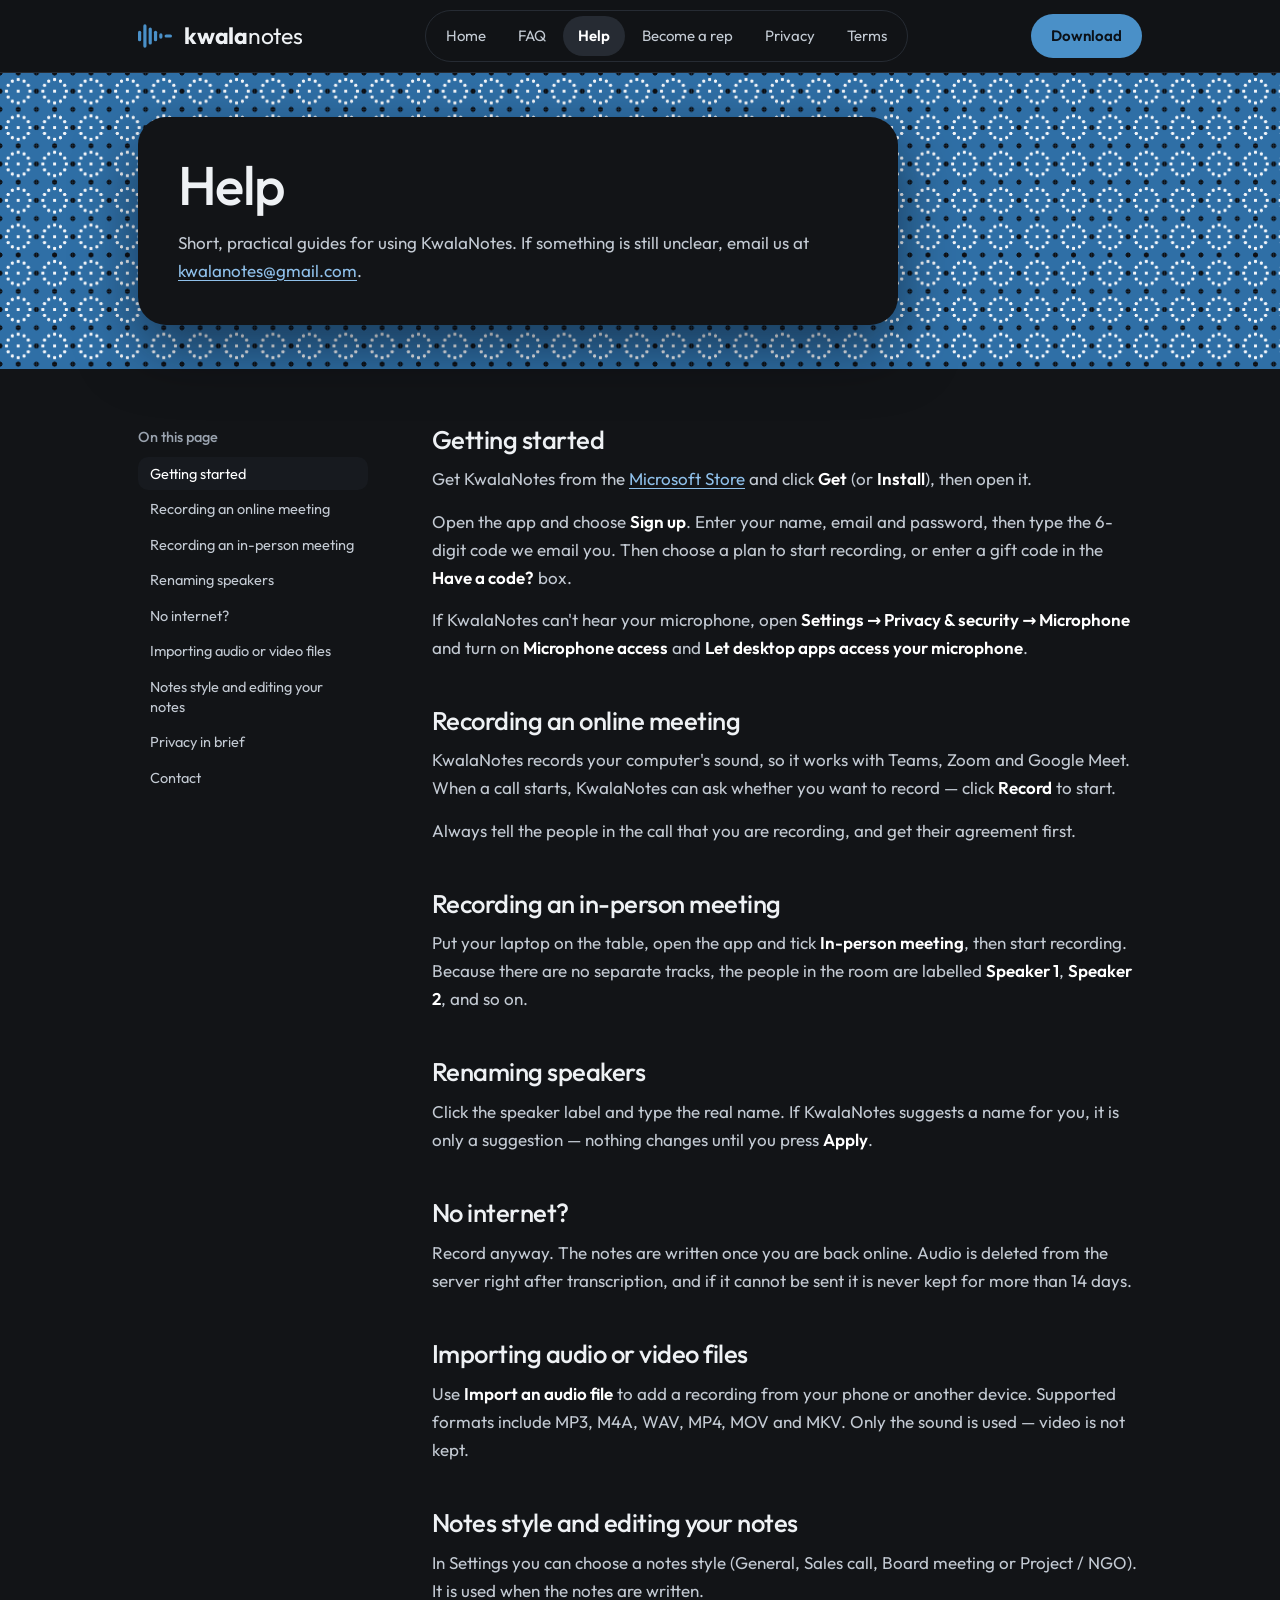
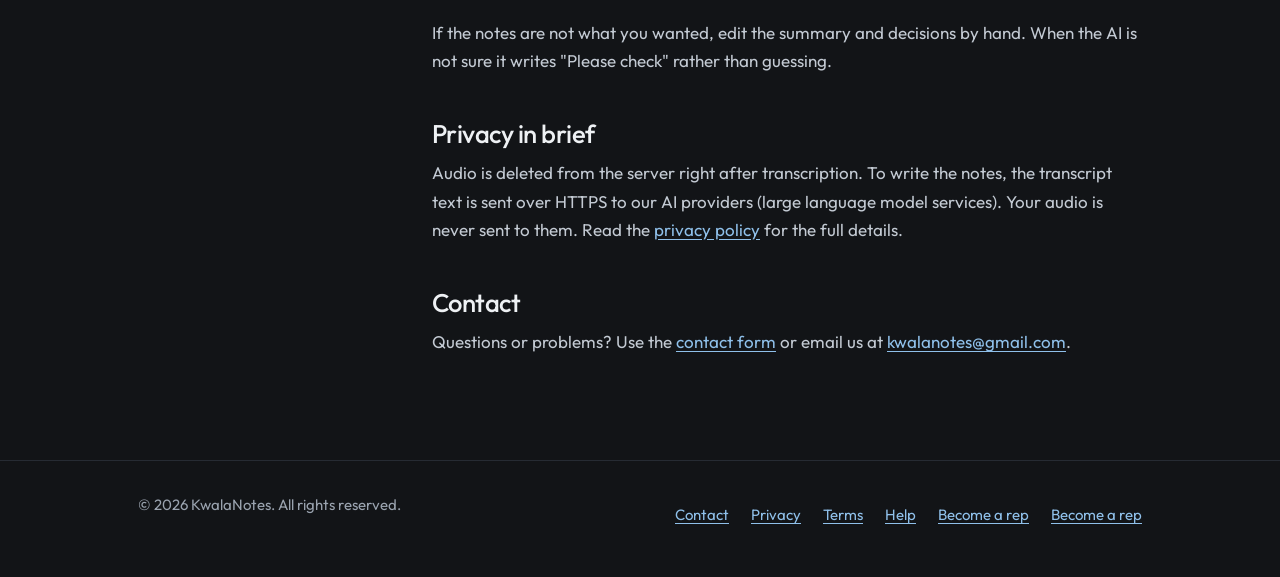
<file: help.html>
<!DOCTYPE html>
<html lang="en">
<head>
  <meta charset="utf-8">
  <meta name="viewport" content="width=device-width, initial-scale=1">
  <title>Help — KwalaNotes</title>
  <meta name="description" content="How to use KwalaNotes: install and sign up, record online and in-person meetings, rename speakers, record without internet, import audio and video, edit notes.">
  <link rel="canonical" href="https://kwalanotes.com/help.html">
  <meta property="og:title" content="Help — KwalaNotes">
  <meta property="og:description" content="How to use KwalaNotes: install and sign up, record online and in-person meetings, rename speakers, record without internet, import audio and video, edit notes.">
  <meta property="og:type" content="website">
  <meta property="og:url" content="https://kwalanotes.com/help.html">
  <meta property="og:image" content="https://kwalanotes.com/og-image.png">
  <meta name="twitter:card" content="summary_large_image">
  <meta name="twitter:title" content="Help — KwalaNotes">
  <meta name="twitter:description" content="How to use KwalaNotes: install and sign up, record online and in-person meetings, rename speakers, record without internet, import audio and video, edit notes.">
  <meta name="twitter:image" content="https://kwalanotes.com/og-image.png">
  <meta name="theme-color" content="#4A90C8">
  <link rel="icon" href="/favicon.svg" type="image/svg+xml">
  <link rel="stylesheet" href="/styles.css">
  <script src="/toc.js" defer></script>
  <script src="/count.js" defer></script>
</head>
<body>
<a class="skip-link" href="#main">Skip to content</a>
<header class="top"><div class="wrap"><a class="brand" href="/index.html" aria-label="KwalaNotes home"><svg aria-hidden="true" width="34" height="26" viewBox="0 0 32 24" fill="#4A90C8"><rect x="0" y="7" width="3" height="10" rx="1.5"></rect><rect x="5" y="1" width="3" height="22" rx="1.5"></rect><rect x="10" y="4" width="3" height="16" rx="1.5"></rect><rect x="15" y="7" width="3" height="10" rx="1.5"></rect><rect x="20" y="9.5" width="3" height="5" rx="1.5"></rect><rect x="25" y="10.5" width="7" height="3" rx="1.5"></rect></svg><span><b>kwala</b>notes</span></a><nav class="nav" aria-label="Main"><a href="/index.html">Home</a><a href="/faq.html">FAQ</a><a href="/help.html" aria-current="page">Help</a><a href="/#rep">Become a rep</a><a href="/privacy.html">Privacy</a><a href="/terms.html">Terms</a></nav><a class="btn" href="https://apps.microsoft.com/detail/9MWMGF2BBXBX">Download</a></div></header>
<div class="document-layout">
<main id="main">
<div class="head cloth"><div class="wrap"><div class="panel"><h1>Help</h1><p class="lede"> Short, practical guides for using KwalaNotes. If something is still unclear, email us at <a href="mailto:kwalanotes@gmail.com">kwalanotes@gmail.com</a>. </p></div></div></div>
<div class="wrap body"><article><h2>Getting started</h2><p> Get KwalaNotes from the <a href="https://apps.microsoft.com/detail/9MWMGF2BBXBX">Microsoft Store</a> and click <strong>Get</strong> (or <strong>Install</strong>), then open it. </p><p> Open the app and choose <strong>Sign up</strong>. Enter your name, email and password, then type the 6-digit code we email you. Then choose a plan to start recording, or enter a gift code in the <strong>Have a code?</strong> box. </p><p> If KwalaNotes can't hear your microphone, open <strong>Settings → Privacy &amp; security → Microphone</strong> and turn on <strong>Microphone access</strong> and <strong>Let desktop apps access your microphone</strong>. </p><h2>Recording an online meeting</h2><p> KwalaNotes records your computer's sound, so it works with Teams, Zoom and Google Meet. When a call starts, KwalaNotes can ask whether you want to record — click <strong>Record</strong> to start. </p><p> Always tell the people in the call that you are recording, and get their agreement first. </p><h2>Recording an in-person meeting</h2><p> Put your laptop on the table, open the app and tick <strong>In-person meeting</strong>, then start recording. Because there are no separate tracks, the people in the room are labelled <strong>Speaker 1</strong>, <strong>Speaker 2</strong>, and so on. </p><h2>Renaming speakers</h2><p> Click the speaker label and type the real name. If KwalaNotes suggests a name for you, it is only a suggestion — nothing changes until you press <strong>Apply</strong>. </p><h2>No internet?</h2><p> Record anyway. The notes are written once you are back online. Audio is deleted from the server right after transcription, and if it cannot be sent it is never kept for more than 14 days. </p><h2>Importing audio or video files</h2><p> Use <strong>Import an audio file</strong> to add a recording from your phone or another device. Supported formats include MP3, M4A, WAV, MP4, MOV and MKV. Only the sound is used — video is not kept. </p><h2>Notes style and editing your notes</h2><p> In Settings you can choose a notes style (General, Sales call, Board meeting or Project / NGO). It is used when the notes are written. </p><p> If the notes are not what you wanted, edit the summary and decisions by hand. When the AI is not sure it writes "Please check" rather than guessing. </p><h2>Privacy in brief</h2><p> Audio is deleted from the server right after transcription. To write the notes, the transcript text is sent over HTTPS to our AI providers (large language model services). Your audio is never sent to them. Read the <a href="/privacy.html">privacy policy</a> for the full details. </p><h2>Contact</h2><p> Questions or problems? Use the <a href="/index.html#contact">contact form</a> or email us at <a href="mailto:kwalanotes@gmail.com">kwalanotes@gmail.com</a>. </p></article></div>
</main>
<div class="wrap body document-toc"><nav class="toc" id="toc" aria-label="On this page"><b>On this page</b></nav></div>
</div>
<footer><div class="wrap"><span>© 2026 KwalaNotes. All rights reserved.</span><nav aria-label="Footer"><a href="/index.html#contact">Contact</a><a href="/privacy.html">Privacy</a><a href="/terms.html">Terms</a><a href="/help.html">Help</a><a href="/#rep">Become a rep</a><a href="/rep.html">Become a rep</a></nav></div></footer>

</body>
</html>
</file>
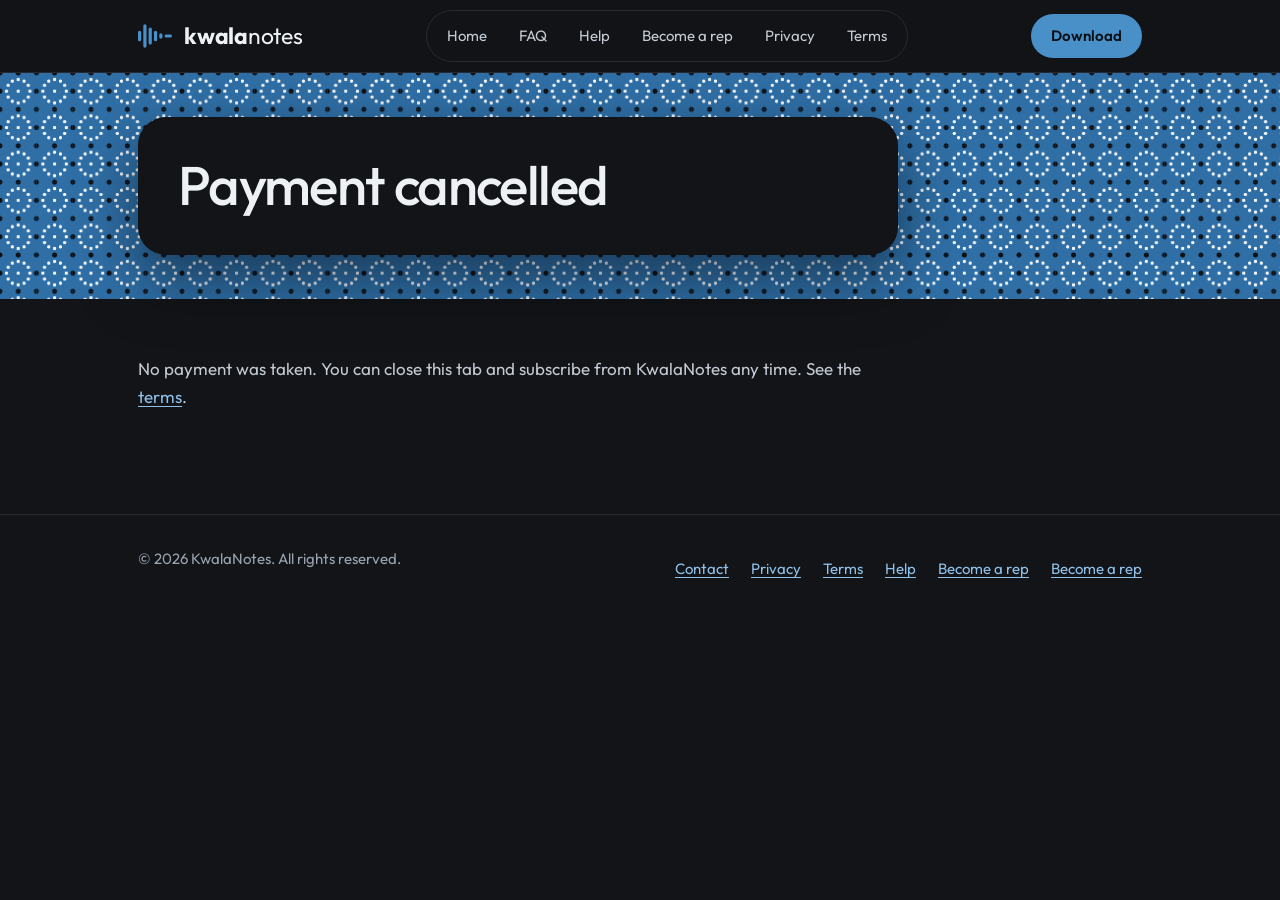
<file: paid-cancel.html>
<!DOCTYPE html>
<html lang="en">
<head>
  <meta charset="utf-8">
  <meta name="viewport" content="width=device-width, initial-scale=1">
  <title>Payment cancelled — KwalaNotes</title>
  <meta name="robots" content="noindex">
  <meta name="theme-color" content="#4A90C8">
  <link rel="icon" href="/favicon.svg" type="image/svg+xml">
  <link rel="stylesheet" href="/styles.css">
  <script src="/count.js" defer></script>
</head>
<body>
<a class="skip-link" href="#main">Skip to content</a>
<header class="top"><div class="wrap"><a class="brand" href="/index.html" aria-label="KwalaNotes home"><svg aria-hidden="true" width="34" height="26" viewBox="0 0 32 24" fill="#4A90C8"><rect x="0" y="7" width="3" height="10" rx="1.5"></rect><rect x="5" y="1" width="3" height="22" rx="1.5"></rect><rect x="10" y="4" width="3" height="16" rx="1.5"></rect><rect x="15" y="7" width="3" height="10" rx="1.5"></rect><rect x="20" y="9.5" width="3" height="5" rx="1.5"></rect><rect x="25" y="10.5" width="7" height="3" rx="1.5"></rect></svg><span><b>kwala</b>notes</span></a><nav class="nav" aria-label="Main"><a href="/index.html">Home</a><a href="/faq.html">FAQ</a><a href="/help.html">Help</a><a href="/#rep">Become a rep</a><a href="/privacy.html">Privacy</a><a href="/terms.html">Terms</a></nav><a class="btn" href="https://apps.microsoft.com/detail/9MWMGF2BBXBX">Download</a></div></header>
<main id="main">
  <div class="head cloth"><div class="wrap"><div class="panel"><h1>Payment cancelled</h1></div></div></div>
  <div class="wrap body one">
    <article>
        <p class="section-intro">
          No payment was taken. You can close this tab and subscribe from KwalaNotes any time.
          See the <a href="/terms.html">terms</a>.
        </p>
    </article>
  </div>
</main>
<footer><div class="wrap"><span>© 2026 KwalaNotes. All rights reserved.</span><nav aria-label="Footer"><a href="/index.html#contact">Contact</a><a href="/privacy.html">Privacy</a><a href="/terms.html">Terms</a><a href="/help.html">Help</a><a href="/#rep">Become a rep</a><a href="/rep.html">Become a rep</a></nav></div></footer>
</body>
</html>
</file>
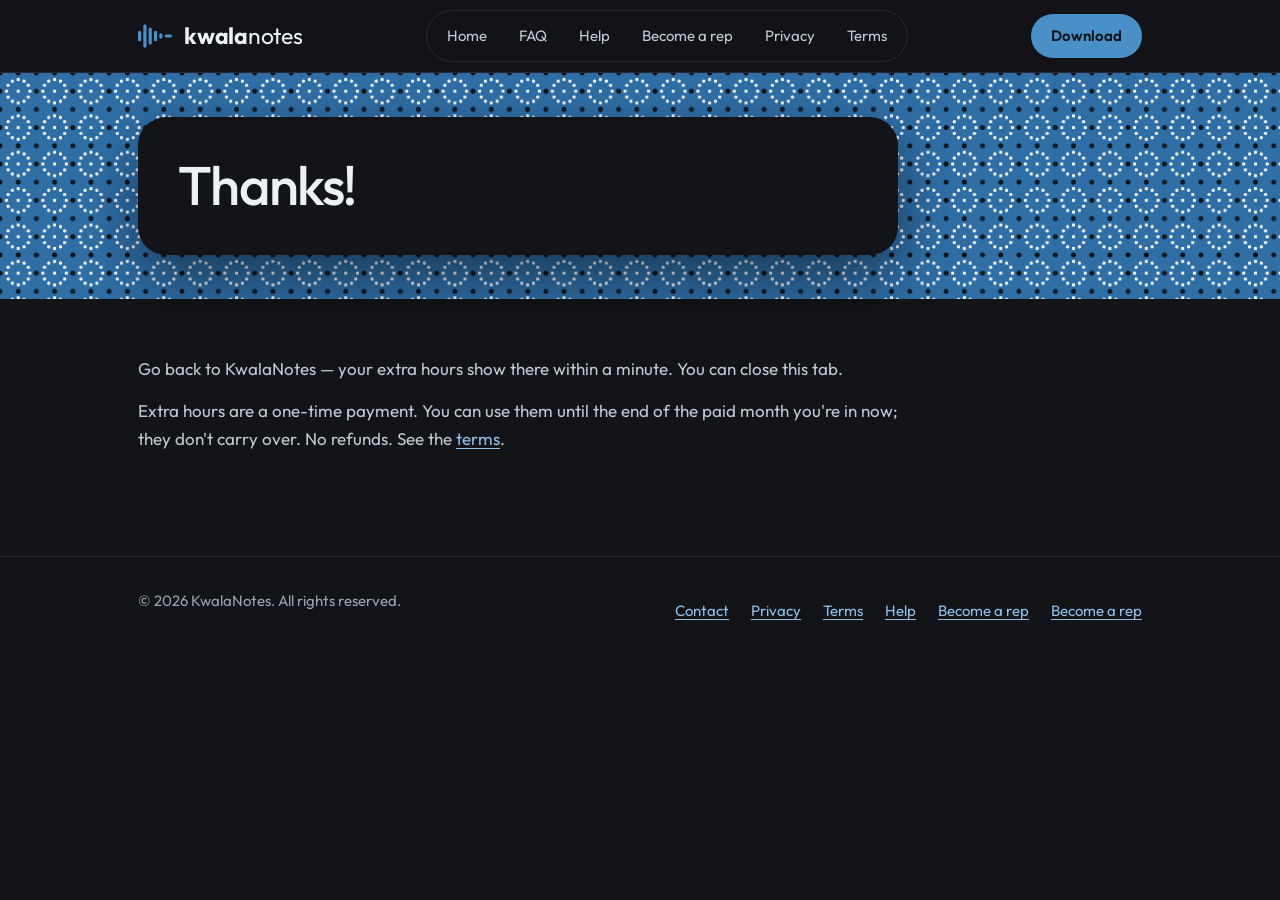
<file: paid-hours.html>
<!DOCTYPE html>
<html lang="en">
<head>
  <meta charset="utf-8">
  <meta name="viewport" content="width=device-width, initial-scale=1">
  <title>Payment received — KwalaNotes</title>
  <meta name="robots" content="noindex">
  <meta name="theme-color" content="#4A90C8">
  <link rel="icon" href="/favicon.svg" type="image/svg+xml">
  <link rel="stylesheet" href="/styles.css">
  <script src="/count.js" defer></script>
</head>
<body>
<a class="skip-link" href="#main">Skip to content</a>
<header class="top"><div class="wrap"><a class="brand" href="/index.html" aria-label="KwalaNotes home"><svg aria-hidden="true" width="34" height="26" viewBox="0 0 32 24" fill="#4A90C8"><rect x="0" y="7" width="3" height="10" rx="1.5"></rect><rect x="5" y="1" width="3" height="22" rx="1.5"></rect><rect x="10" y="4" width="3" height="16" rx="1.5"></rect><rect x="15" y="7" width="3" height="10" rx="1.5"></rect><rect x="20" y="9.5" width="3" height="5" rx="1.5"></rect><rect x="25" y="10.5" width="7" height="3" rx="1.5"></rect></svg><span><b>kwala</b>notes</span></a><nav class="nav" aria-label="Main"><a href="/index.html">Home</a><a href="/faq.html">FAQ</a><a href="/help.html">Help</a><a href="/#rep">Become a rep</a><a href="/privacy.html">Privacy</a><a href="/terms.html">Terms</a></nav><a class="btn" href="https://apps.microsoft.com/detail/9MWMGF2BBXBX">Download</a></div></header>
<main id="main">
  <div class="head cloth"><div class="wrap"><div class="panel"><h1>Thanks!</h1></div></div></div>
  <div class="wrap body one">
    <article>
        <p class="section-intro">
          Go back to KwalaNotes — your extra hours show there within a minute. You can close this tab.
        </p>
        <p>
          Extra hours are a one-time payment. You can use them until the end of the paid month you're in now; they don't carry over. No refunds.
          See the <a href="/terms.html">terms</a>.
        </p>
    </article>
  </div>
</main>
<footer><div class="wrap"><span>© 2026 KwalaNotes. All rights reserved.</span><nav aria-label="Footer"><a href="/index.html#contact">Contact</a><a href="/privacy.html">Privacy</a><a href="/terms.html">Terms</a><a href="/help.html">Help</a><a href="/#rep">Become a rep</a><a href="/rep.html">Become a rep</a></nav></div></footer>
</body>
</html>
</file>
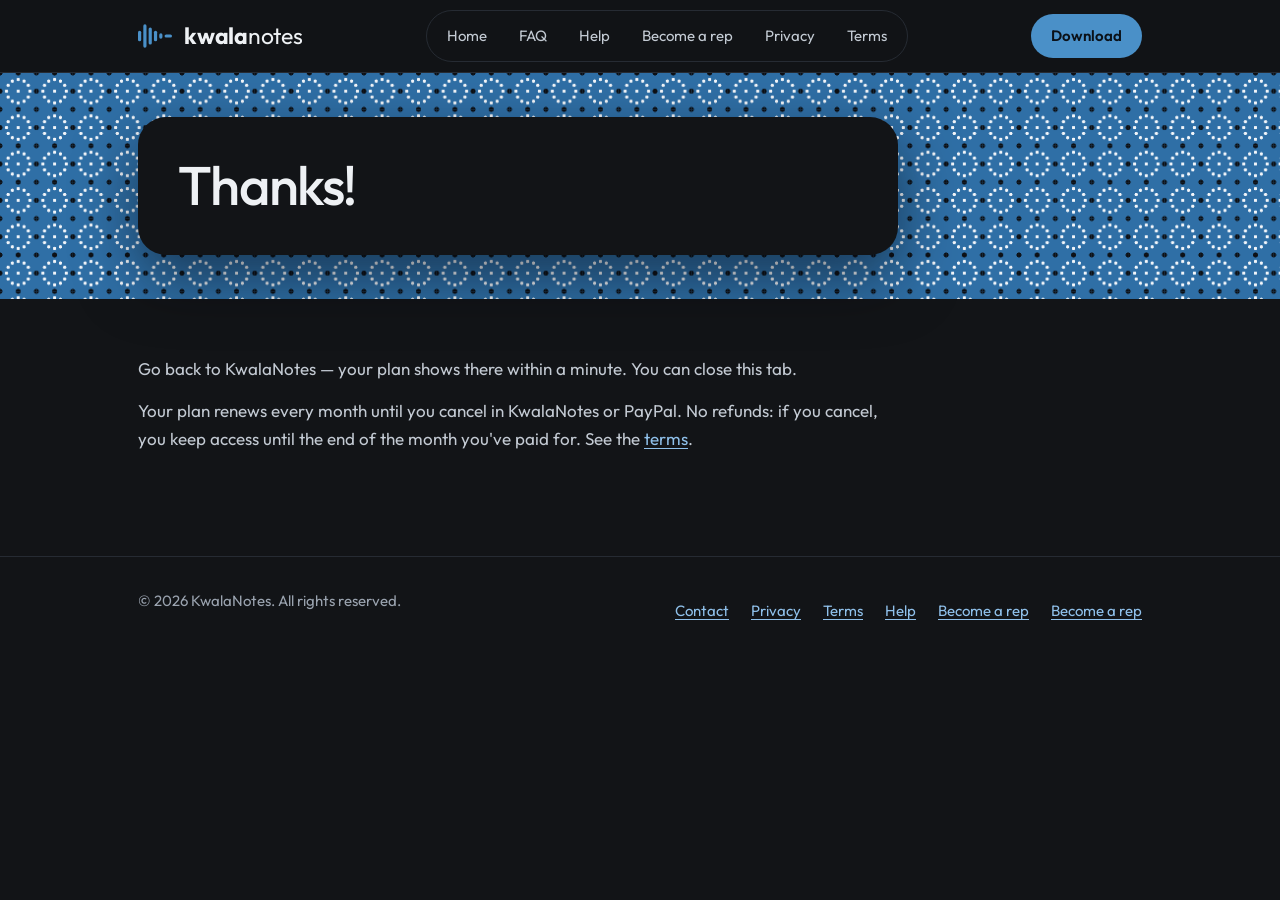
<file: paid.html>
<!DOCTYPE html>
<html lang="en">
<head>
  <meta charset="utf-8">
  <meta name="viewport" content="width=device-width, initial-scale=1">
  <title>Payment received — KwalaNotes</title>
  <meta name="robots" content="noindex">
  <meta name="theme-color" content="#4A90C8">
  <link rel="icon" href="/favicon.svg" type="image/svg+xml">
  <link rel="stylesheet" href="/styles.css">
  <script src="/count.js" defer></script>
</head>
<body>
<a class="skip-link" href="#main">Skip to content</a>
<header class="top"><div class="wrap"><a class="brand" href="/index.html" aria-label="KwalaNotes home"><svg aria-hidden="true" width="34" height="26" viewBox="0 0 32 24" fill="#4A90C8"><rect x="0" y="7" width="3" height="10" rx="1.5"></rect><rect x="5" y="1" width="3" height="22" rx="1.5"></rect><rect x="10" y="4" width="3" height="16" rx="1.5"></rect><rect x="15" y="7" width="3" height="10" rx="1.5"></rect><rect x="20" y="9.5" width="3" height="5" rx="1.5"></rect><rect x="25" y="10.5" width="7" height="3" rx="1.5"></rect></svg><span><b>kwala</b>notes</span></a><nav class="nav" aria-label="Main"><a href="/index.html">Home</a><a href="/faq.html">FAQ</a><a href="/help.html">Help</a><a href="/#rep">Become a rep</a><a href="/privacy.html">Privacy</a><a href="/terms.html">Terms</a></nav><a class="btn" href="https://apps.microsoft.com/detail/9MWMGF2BBXBX">Download</a></div></header>
<main id="main">
  <div class="head cloth"><div class="wrap"><div class="panel"><h1>Thanks!</h1></div></div></div>
  <div class="wrap body one">
    <article>
        <p class="section-intro">
          Go back to KwalaNotes — your plan shows there within a minute. You can close this tab.
        </p>
        <p>
          Your plan renews every month until you cancel in KwalaNotes or PayPal. No refunds: if you cancel, you keep access until the end of the month you've paid for.
          See the <a href="/terms.html">terms</a>.
        </p>
    </article>
  </div>
</main>
<footer><div class="wrap"><span>© 2026 KwalaNotes. All rights reserved.</span><nav aria-label="Footer"><a href="/index.html#contact">Contact</a><a href="/privacy.html">Privacy</a><a href="/terms.html">Terms</a><a href="/help.html">Help</a><a href="/#rep">Become a rep</a><a href="/rep.html">Become a rep</a></nav></div></footer>
</body>
</html>
</file>
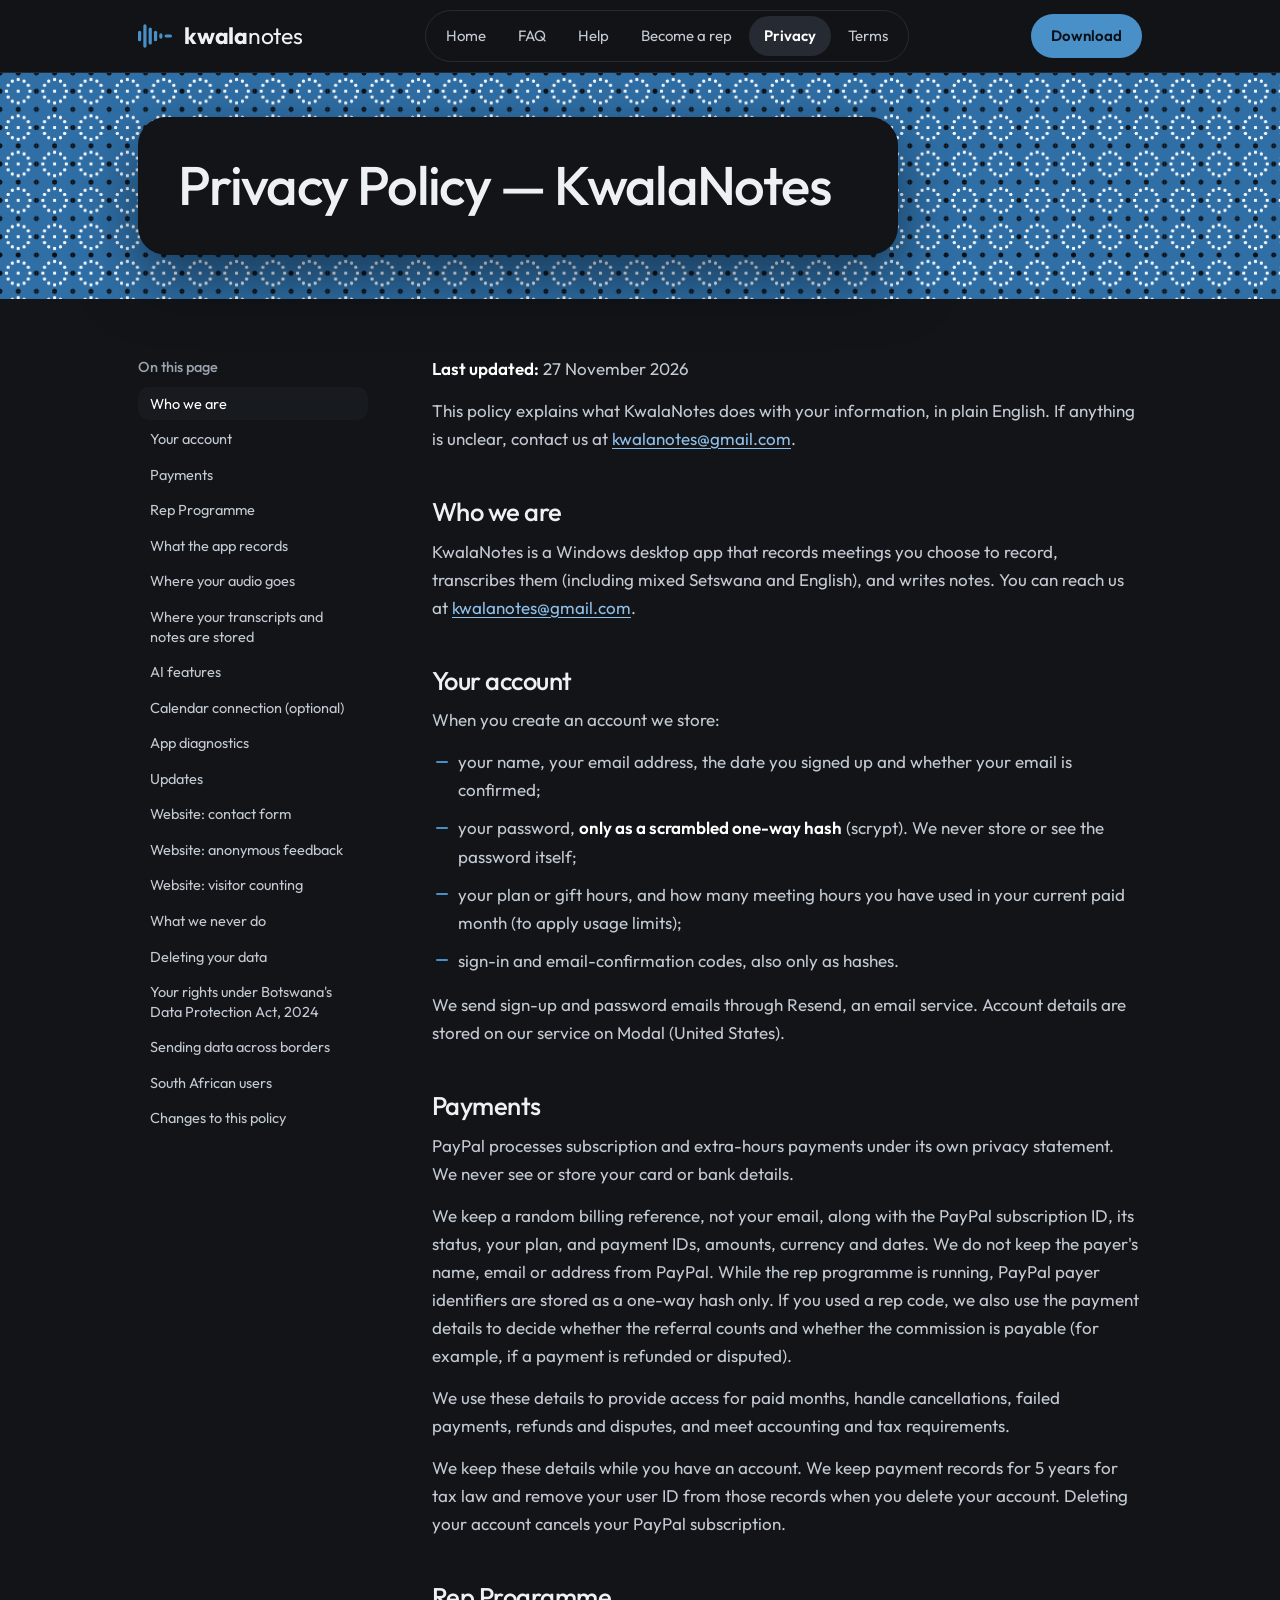
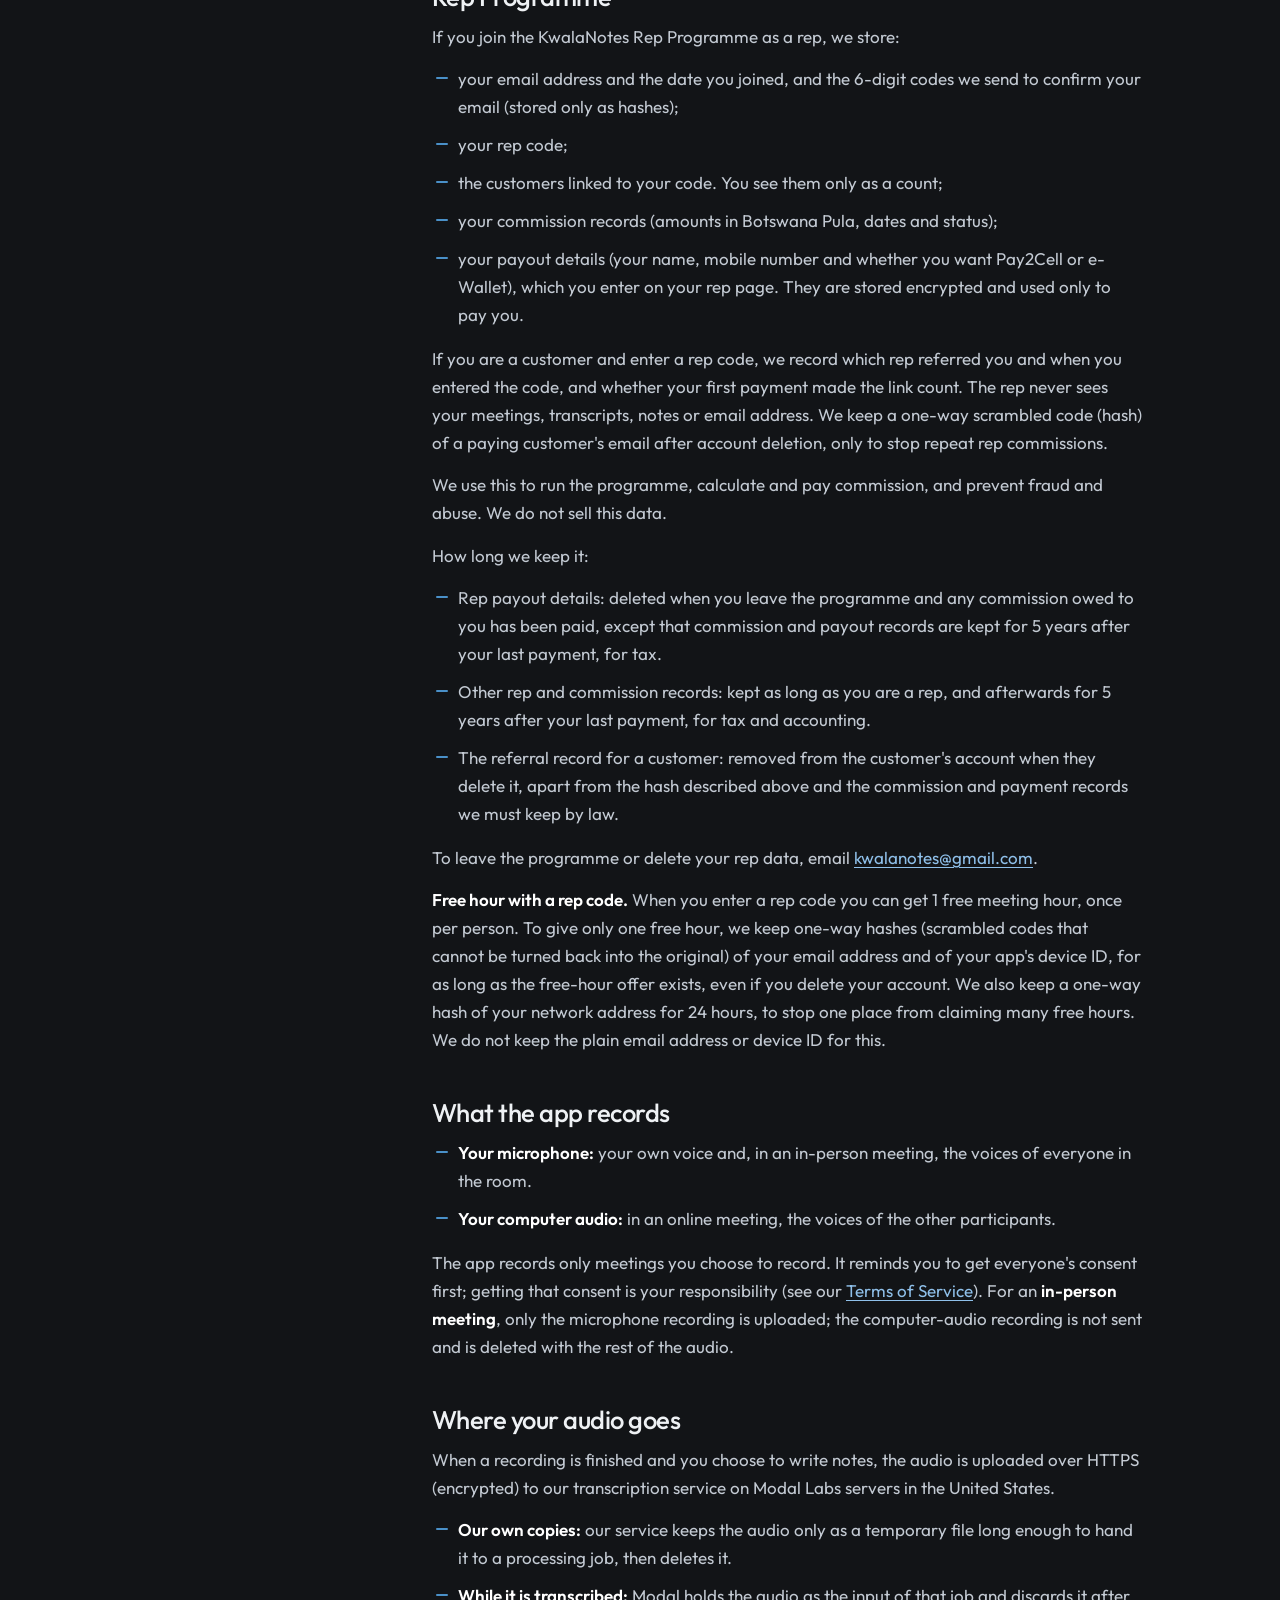
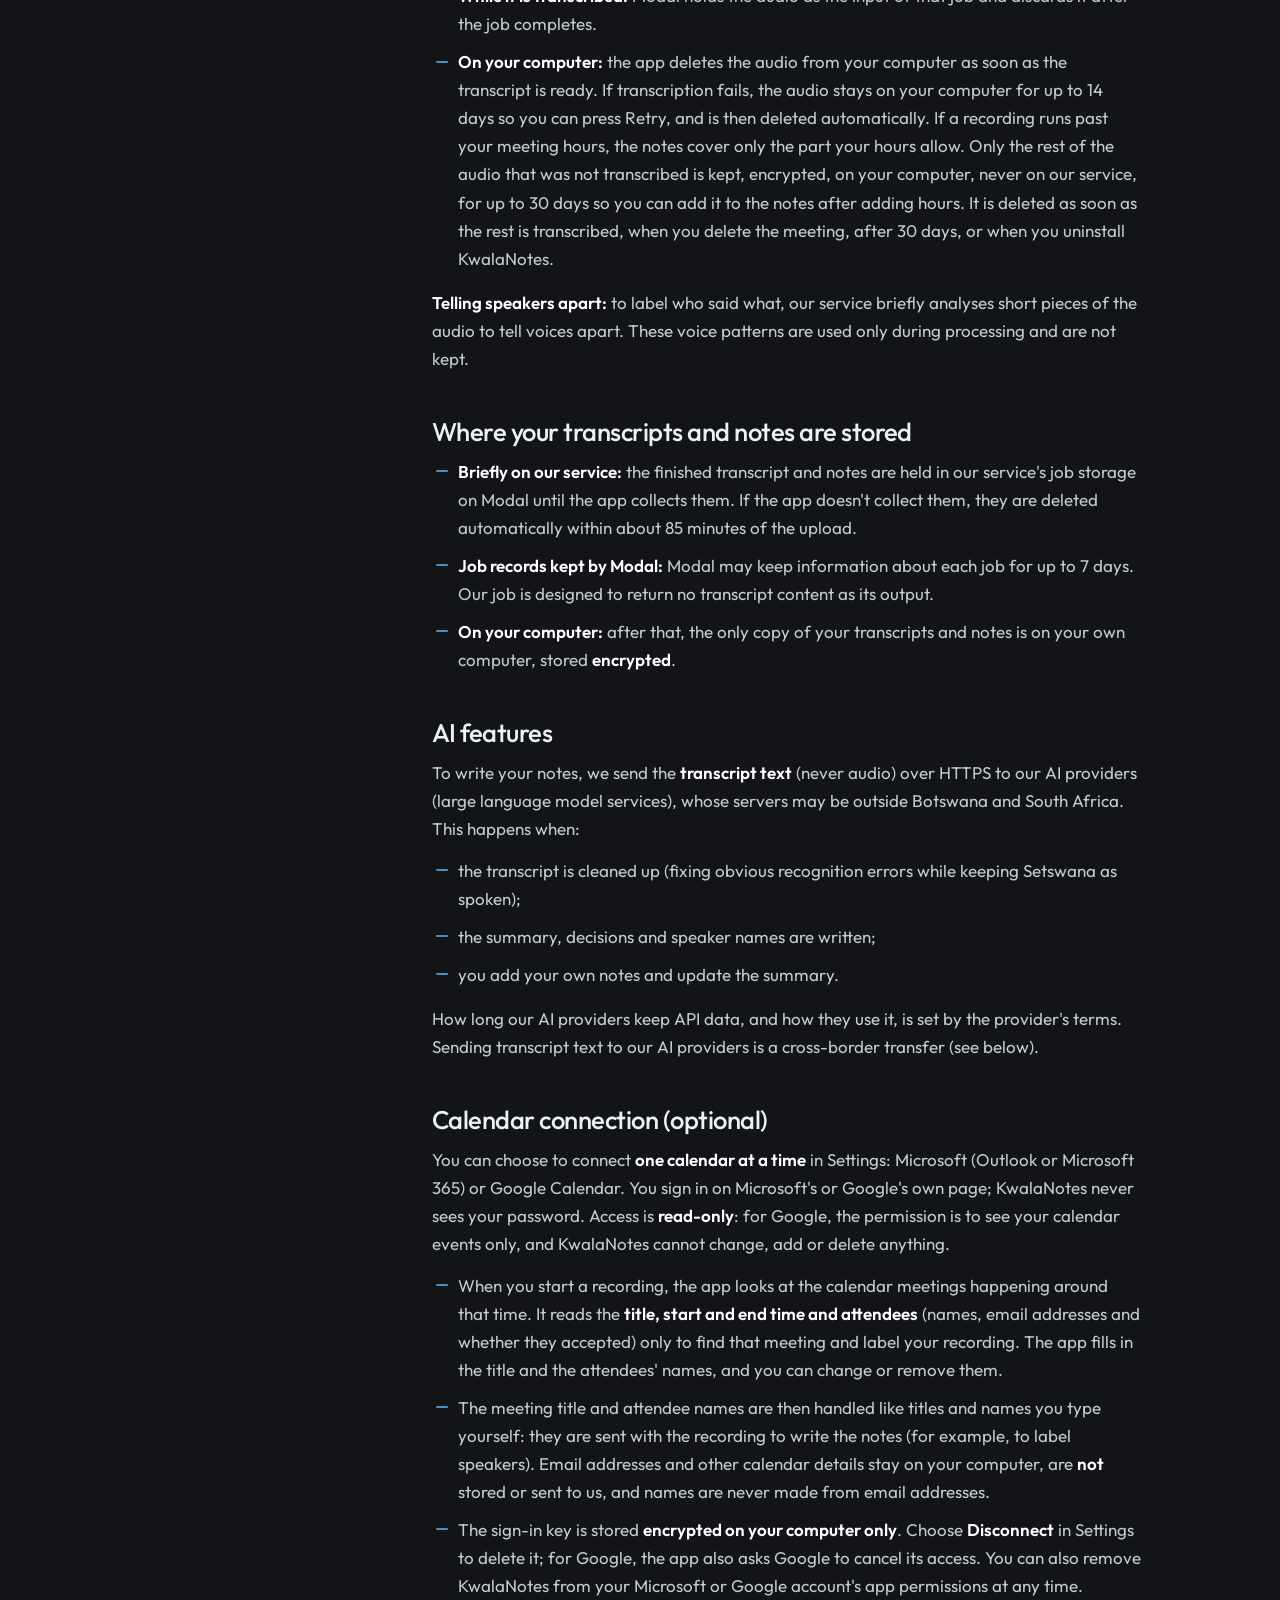
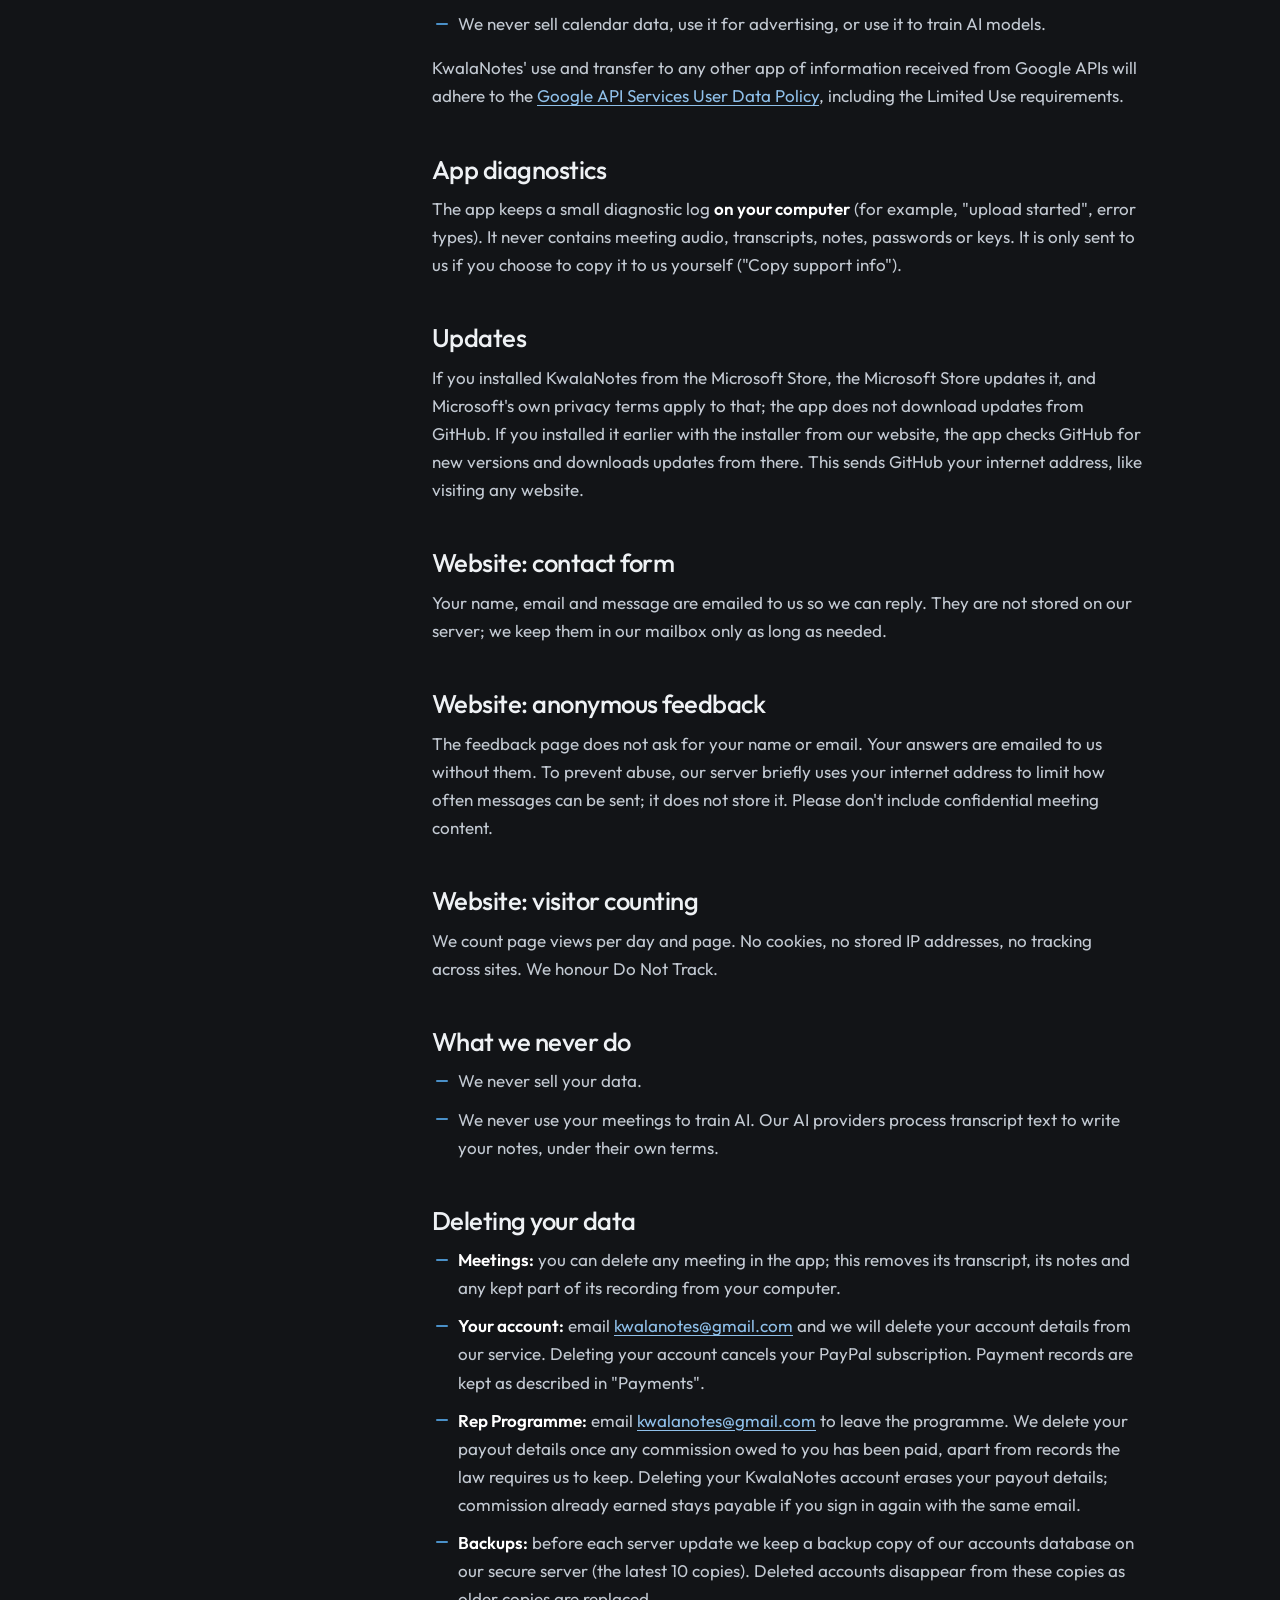
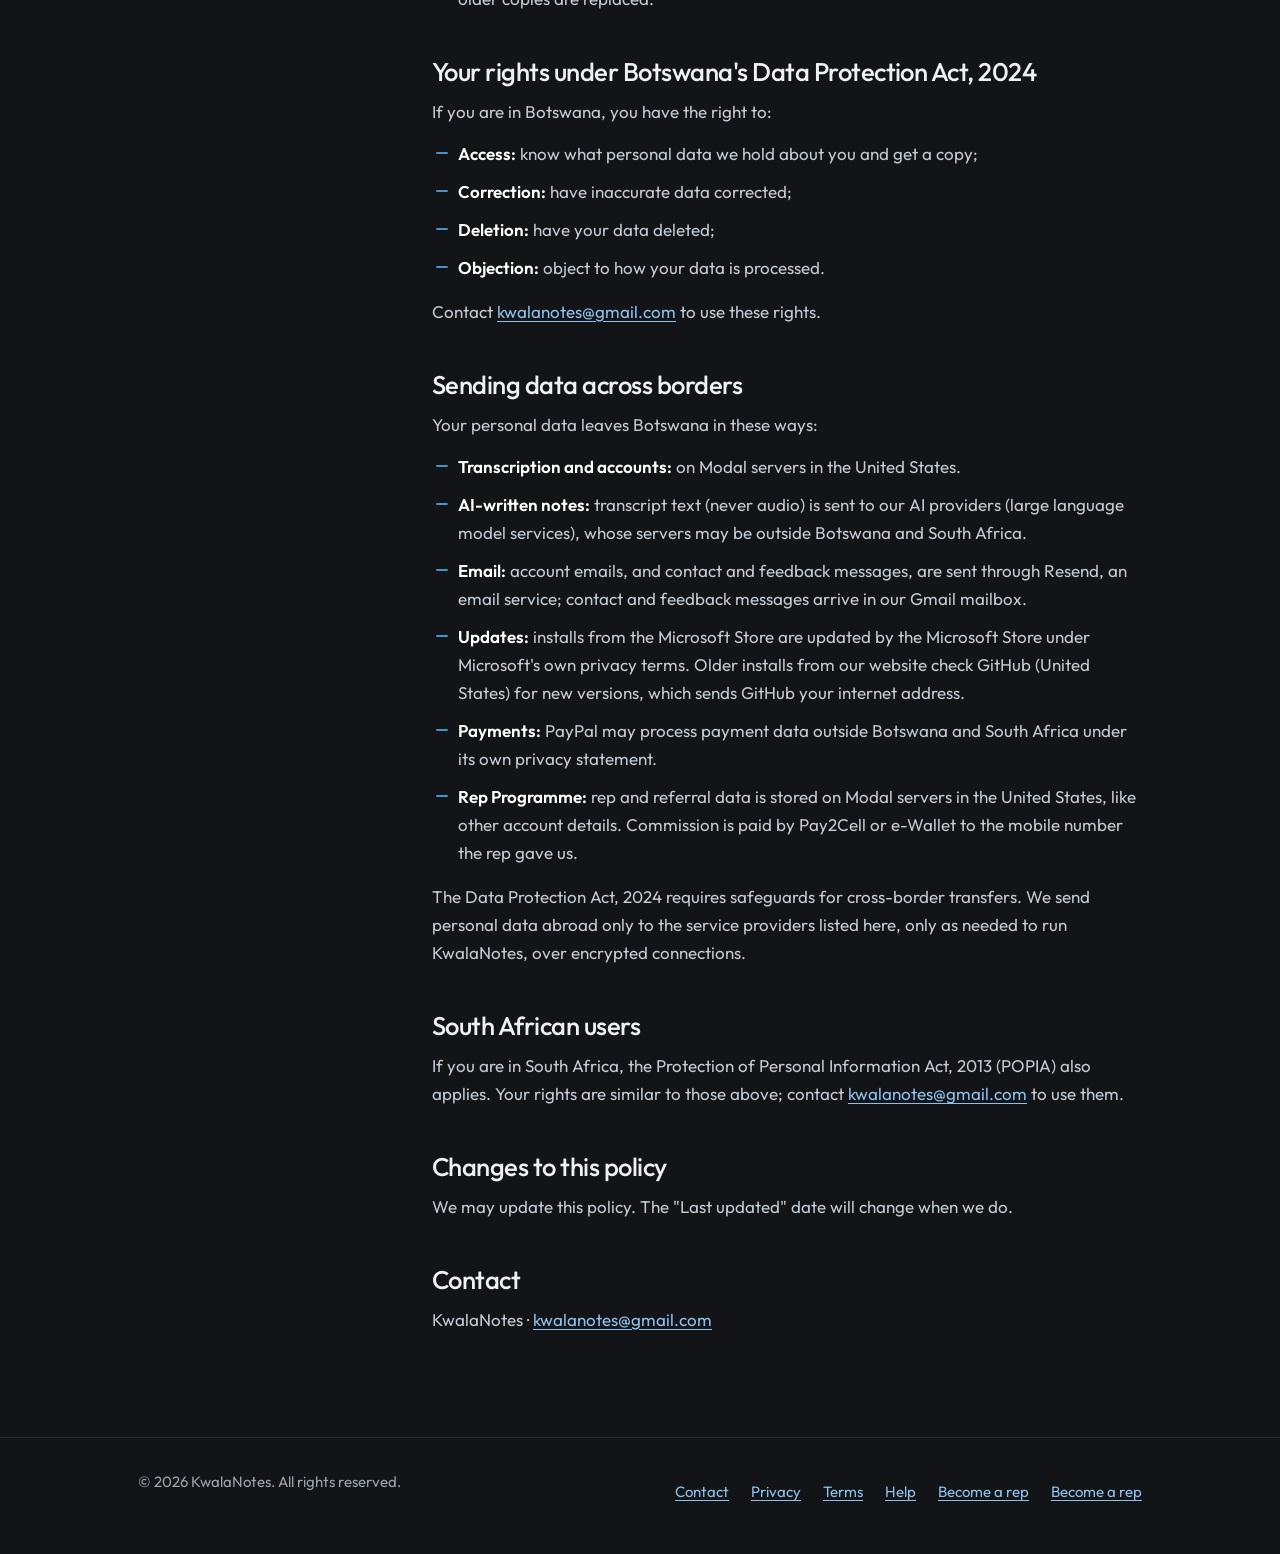
<file: privacy.html>
<!DOCTYPE html>
<html lang="en">
<head>
  <meta charset="utf-8">
  <meta name="viewport" content="width=device-width, initial-scale=1">
  <title>Privacy Policy — KwalaNotes</title>
  <meta name="description" content="How KwalaNotes handles your information: what it records, where audio goes, and your rights under Botswana's Data Protection Act, 2024.">
  <link rel="icon" href="/favicon.svg" type="image/svg+xml">
  <link rel="stylesheet" href="/styles.css">
  <script src="/toc.js" defer></script>
  <script src="/count.js" defer></script>
</head>
<body>
<a class="skip-link" href="#main">Skip to content</a>
<header class="top"><div class="wrap"><a class="brand" href="/index.html" aria-label="KwalaNotes home"><svg aria-hidden="true" width="34" height="26" viewBox="0 0 32 24" fill="#4A90C8"><rect x="0" y="7" width="3" height="10" rx="1.5"></rect><rect x="5" y="1" width="3" height="22" rx="1.5"></rect><rect x="10" y="4" width="3" height="16" rx="1.5"></rect><rect x="15" y="7" width="3" height="10" rx="1.5"></rect><rect x="20" y="9.5" width="3" height="5" rx="1.5"></rect><rect x="25" y="10.5" width="7" height="3" rx="1.5"></rect></svg><span><b>kwala</b>notes</span></a><nav class="nav" aria-label="Main"><a href="/index.html">Home</a><a href="/faq.html">FAQ</a><a href="/help.html">Help</a><a href="/#rep">Become a rep</a><a href="/privacy.html" aria-current="page">Privacy</a><a href="/terms.html">Terms</a></nav><a class="btn" href="https://apps.microsoft.com/detail/9MWMGF2BBXBX">Download</a></div></header>
<div class="document-layout">
<main id="main">
<div class="head cloth"><div class="wrap"><div class="panel"><h1>Privacy Policy — KwalaNotes</h1></div></div></div>
<div class="wrap body"><article><p><strong>Last updated:</strong> 27 November 2026</p><p> This policy explains what KwalaNotes does with your information, in plain English. If anything is unclear, contact us at <a href="mailto:kwalanotes@gmail.com">kwalanotes@gmail.com</a>. </p><h2>Who we are</h2><p> KwalaNotes is a Windows desktop app that records meetings you choose to record, transcribes them (including mixed Setswana and English), and writes notes. You can reach us at <a href="mailto:kwalanotes@gmail.com">kwalanotes@gmail.com</a>. </p><h2>Your account</h2><p>When you create an account we store:</p><ul><li> your name, your email address, the date you signed up and whether your email is confirmed; </li><li> your password, <strong>only as a scrambled one-way hash</strong> (scrypt). We never store or see the password itself; </li><li> your plan or gift hours, and how many meeting hours you have used in your current paid month (to apply usage limits); </li><li> sign-in and email-confirmation codes, also only as hashes. </li></ul><p> We send sign-up and password emails through Resend, an email service. Account details are stored on our service on Modal (United States). </p><h2>Payments</h2><p> PayPal processes subscription and extra-hours payments under its own privacy statement. We never see or store your card or bank details. </p><p> We keep a random billing reference, not your email, along with the PayPal subscription ID, its status, your plan, and payment IDs, amounts, currency and dates. We do not keep the payer's name, email or address from PayPal. While the rep programme is running, PayPal payer identifiers are stored as a one-way hash only. If you used a rep code, we also use the payment details to decide whether the referral counts and whether the commission is payable (for example, if a payment is refunded or disputed). </p><p> We use these details to provide access for paid months, handle cancellations, failed payments, refunds and disputes, and meet accounting and tax requirements. </p><p> We keep these details while you have an account. We keep payment records for 5 years for tax law and remove your user ID from those records when you delete your account. Deleting your account cancels your PayPal subscription. </p><h2>Rep Programme</h2><p>If you join the KwalaNotes Rep Programme as a rep, we store:</p><ul><li>your email address and the date you joined, and the 6-digit codes we send to confirm your email (stored only as hashes);</li><li>your rep code;</li><li>the customers linked to your code. You see them only as a count;</li><li>your commission records (amounts in Botswana Pula, dates and status);</li><li>your payout details (your name, mobile number and whether you want Pay2Cell or e-Wallet), which you enter on your rep page. They are stored encrypted and used only to pay you.</li></ul><p>If you are a customer and enter a rep code, we record which rep referred you and when you entered the code, and whether your first payment made the link count. The rep never sees your meetings, transcripts, notes or email address. We keep a one-way scrambled code (hash) of a paying customer's email after account deletion, only to stop repeat rep commissions.</p><p>We use this to run the programme, calculate and pay commission, and prevent fraud and abuse. We do not sell this data.</p><p>How long we keep it:</p><ul><li>Rep payout details: deleted when you leave the programme and any commission owed to you has been paid, except that commission and payout records are kept for 5 years after your last payment, for tax.</li><li>Other rep and commission records: kept as long as you are a rep, and afterwards for 5 years after your last payment, for tax and accounting.</li><li>The referral record for a customer: removed from the customer's account when they delete it, apart from the hash described above and the commission and payment records we must keep by law.</li></ul><p>To leave the programme or delete your rep data, email <a href="mailto:kwalanotes@gmail.com">kwalanotes@gmail.com</a>.</p><p><strong>Free hour with a rep code.</strong> When you enter a rep code you can get 1 free meeting hour, once per person. To give only one free hour, we keep one-way hashes (scrambled codes that cannot be turned back into the original) of your email address and of your app's device ID, for as long as the free-hour offer exists, even if you delete your account. We also keep a one-way hash of your network address for 24 hours, to stop one place from claiming many free hours. We do not keep the plain email address or device ID for this.</p><h2>What the app records</h2><ul><li><strong>Your microphone:</strong> your own voice and, in an in-person meeting, the voices of everyone in the room. </li><li><strong>Your computer audio:</strong> in an online meeting, the voices of the other participants. </li></ul><p> The app records only meetings you choose to record. It reminds you to get everyone's consent first; getting that consent is your responsibility (see our <a href="/terms.html">Terms of Service</a>). For an <strong>in-person meeting</strong>, only the microphone recording is uploaded; the computer-audio recording is not sent and is deleted with the rest of the audio. </p><h2>Where your audio goes</h2><p> When a recording is finished and you choose to write notes, the audio is uploaded over HTTPS (encrypted) to our transcription service on Modal Labs servers in the United States. </p><ul><li><strong>Our own copies:</strong> our service keeps the audio only as a temporary file long enough to hand it to a processing job, then deletes it. </li><li><strong>While it is transcribed:</strong> Modal holds the audio as the input of that job and discards it after the job completes. </li><li><strong>On your computer:</strong> the app deletes the audio from your computer as soon as the transcript is ready. If transcription fails, the audio stays on your computer for up to 14 days so you can press Retry, and is then deleted automatically. If a recording runs past your meeting hours, the notes cover only the part your hours allow. Only the rest of the audio that was not transcribed is kept, encrypted, on your computer, never on our service, for up to 30 days so you can add it to the notes after adding hours. It is deleted as soon as the rest is transcribed, when you delete the meeting, after 30 days, or when you uninstall KwalaNotes. </li></ul><p><strong>Telling speakers apart:</strong> to label who said what, our service briefly analyses short pieces of the audio to tell voices apart. These voice patterns are used only during processing and are not kept. </p><h2>Where your transcripts and notes are stored</h2><ul><li><strong>Briefly on our service:</strong> the finished transcript and notes are held in our service's job storage on Modal until the app collects them. If the app doesn't collect them, they are deleted automatically within about 85 minutes of the upload. </li><li><strong>Job records kept by Modal:</strong> Modal may keep information about each job for up to 7 days. Our job is designed to return no transcript content as its output. </li><li><strong>On your computer:</strong> after that, the only copy of your transcripts and notes is on your own computer, stored <strong>encrypted</strong>. </li></ul><h2>AI features</h2><p> To write your notes, we send the <strong>transcript text</strong> (never audio) over HTTPS to our AI providers (large language model services), whose servers may be outside Botswana and South Africa. This happens when: </p><ul><li> the transcript is cleaned up (fixing obvious recognition errors while keeping Setswana as spoken); </li><li>the summary, decisions and speaker names are written;</li><li>you add your own notes and update the summary.</li></ul><p> How long our AI providers keep API data, and how they use it, is set by the provider's terms. Sending transcript text to our AI providers is a cross-border transfer (see below). </p><h2>Calendar connection (optional)</h2><p> You can choose to connect <strong>one calendar at a time</strong> in Settings: Microsoft (Outlook or Microsoft 365) or Google Calendar. You sign in on Microsoft's or Google's own page; KwalaNotes never sees your password. Access is <strong>read-only</strong>: for Google, the permission is to see your calendar events only, and KwalaNotes cannot change, add or delete anything. </p><ul><li>When you start a recording, the app looks at the calendar meetings happening around that time. It reads the <strong>title, start and end time and attendees</strong> (names, email addresses and whether they accepted) only to find that meeting and label your recording. The app fills in the title and the attendees' names, and you can change or remove them.</li><li>The meeting title and attendee names are then handled like titles and names you type yourself: they are sent with the recording to write the notes (for example, to label speakers). Email addresses and other calendar details stay on your computer, are <strong>not</strong> stored or sent to us, and names are never made from email addresses.</li><li>The sign-in key is stored <strong>encrypted on your computer only</strong>. Choose <strong>Disconnect</strong> in Settings to delete it; for Google, the app also asks Google to cancel its access. You can also remove KwalaNotes from your Microsoft or Google account's app permissions at any time.</li><li>We never sell calendar data, use it for advertising, or use it to train AI models.</li></ul><p> KwalaNotes' use and transfer to any other app of information received from Google APIs will adhere to the <a href="https://developers.google.com/terms/api-services-user-data-policy">Google API Services User Data Policy</a>, including the Limited Use requirements. </p><h2>App diagnostics</h2><p> The app keeps a small diagnostic log <strong>on your computer</strong> (for example, "upload started", error types). It never contains meeting audio, transcripts, notes, passwords or keys. It is only sent to us if you choose to copy it to us yourself ("Copy support info"). </p><h2>Updates</h2><p> If you installed KwalaNotes from the Microsoft Store, the Microsoft Store updates it, and Microsoft's own privacy terms apply to that; the app does not download updates from GitHub. If you installed it earlier with the installer from our website, the app checks GitHub for new versions and downloads updates from there. This sends GitHub your internet address, like visiting any website. </p><h2>Website: contact form</h2><p> Your name, email and message are emailed to us so we can reply. They are not stored on our server; we keep them in our mailbox only as long as needed. </p><h2>Website: anonymous feedback</h2><p> The feedback page does not ask for your name or email. Your answers are emailed to us without them. To prevent abuse, our server briefly uses your internet address to limit how often messages can be sent; it does not store it. Please don't include confidential meeting content. </p><h2>Website: visitor counting</h2><p> We count page views per day and page. No cookies, no stored IP addresses, no tracking across sites. We honour Do Not Track. </p><h2>What we never do</h2><ul><li>We never sell your data.</li><li> We never use your meetings to train AI. Our AI providers process transcript text to write your notes, under their own terms. </li></ul><h2>Deleting your data</h2><ul><li><strong>Meetings:</strong> you can delete any meeting in the app; this removes its transcript, its notes and any kept part of its recording from your computer. </li><li><strong>Your account:</strong> email <a href="mailto:kwalanotes@gmail.com">kwalanotes@gmail.com</a> and we will delete your account details from our service. Deleting your account cancels your PayPal subscription. Payment records are kept as described in "Payments". </li><li><strong>Rep Programme:</strong> email <a href="mailto:kwalanotes@gmail.com">kwalanotes@gmail.com</a> to leave the programme. We delete your payout details once any commission owed to you has been paid, apart from records the law requires us to keep. Deleting your KwalaNotes account erases your payout details; commission already earned stays payable if you sign in again with the same email. </li><li><strong>Backups:</strong> before each server update we keep a backup copy of our accounts database on our secure server (the latest 10 copies). Deleted accounts disappear from these copies as older copies are replaced. </li></ul><h2>Your rights under Botswana's Data Protection Act, 2024</h2><p>If you are in Botswana, you have the right to:</p><ul><li><strong>Access:</strong> know what personal data we hold about you and get a copy; </li><li><strong>Correction:</strong> have inaccurate data corrected;</li><li><strong>Deletion:</strong> have your data deleted;</li><li><strong>Objection:</strong> object to how your data is processed.</li></ul><p> Contact <a href="mailto:kwalanotes@gmail.com">kwalanotes@gmail.com</a> to use these rights. </p><h2>Sending data across borders</h2><p>Your personal data leaves Botswana in these ways:</p><ul><li><strong>Transcription and accounts:</strong> on Modal servers in the United States. </li><li><strong>AI-written notes:</strong> transcript text (never audio) is sent to our AI providers (large language model services), whose servers may be outside Botswana and South Africa. </li><li><strong>Email:</strong> account emails, and contact and feedback messages, are sent through Resend, an email service; contact and feedback messages arrive in our Gmail mailbox. </li><li><strong>Updates:</strong> installs from the Microsoft Store are updated by the Microsoft Store under Microsoft's own privacy terms. Older installs from our website check GitHub (United States) for new versions, which sends GitHub your internet address. </li><li><strong>Payments:</strong> PayPal may process payment data outside Botswana and South Africa under its own privacy statement. </li><li><strong>Rep Programme:</strong> rep and referral data is stored on Modal servers in the United States, like other account details. Commission is paid by Pay2Cell or e-Wallet to the mobile number the rep gave us. </li></ul><p> The Data Protection Act, 2024 requires safeguards for cross-border transfers. We send personal data abroad only to the service providers listed here, only as needed to run KwalaNotes, over encrypted connections. </p><h2>South African users</h2><p> If you are in South Africa, the Protection of Personal Information Act, 2013 (POPIA) also applies. Your rights are similar to those above; contact <a href="mailto:kwalanotes@gmail.com">kwalanotes@gmail.com</a> to use them. </p><h2>Changes to this policy</h2><p> We may update this policy. The "Last updated" date will change when we do. </p><h2>Contact</h2><p> KwalaNotes · <a href="mailto:kwalanotes@gmail.com">kwalanotes@gmail.com</a></p></article></div>
</main>
<div class="wrap body document-toc"><nav class="toc" id="toc" aria-label="On this page"><b>On this page</b></nav></div>
</div>
<footer><div class="wrap"><span>© 2026 KwalaNotes. All rights reserved.</span><nav aria-label="Footer"><a href="/index.html#contact">Contact</a><a href="/privacy.html">Privacy</a><a href="/terms.html">Terms</a><a href="/help.html">Help</a><a href="/#rep">Become a rep</a><a href="/rep.html">Become a rep</a></nav></div></footer>

</body>
</html>
</file>
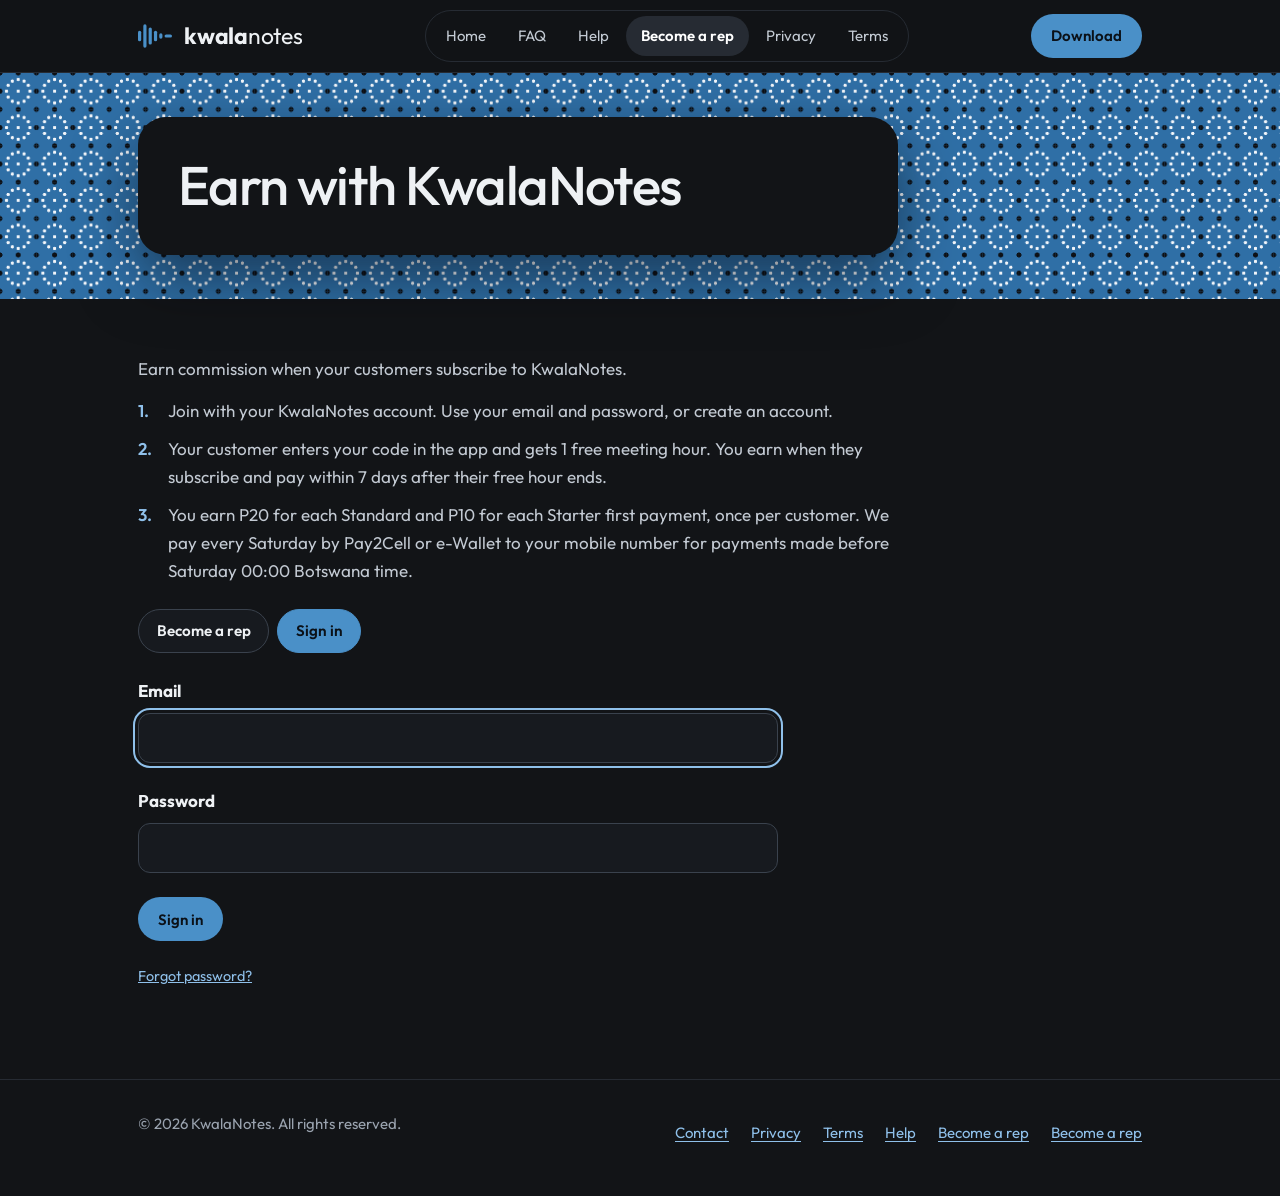
<file: rep-earnings.html>
<!DOCTYPE html>
<html lang="en">
<head>
  <meta charset="utf-8">
  <meta name="viewport" content="width=device-width, initial-scale=1">
  <title>Rep earnings — KwalaNotes</title>
  <meta name="description" content="Your KwalaNotes rep earnings and payout details.">
  <meta name="robots" content="noindex">
  <meta name="theme-color" content="#4A90C8">
  <meta http-equiv="Content-Security-Policy" content="default-src 'self'; script-src 'self'; style-src 'self'; img-src 'self' data:; connect-src 'self' https://umar-arbi--setswana-notetaker-web.us-east.modal.run; base-uri 'self'; form-action 'self'; frame-ancestors 'none'">
  <link rel="icon" href="/favicon.svg" type="image/svg+xml">
  <link rel="stylesheet" href="/styles.css">
  <script src="/rep.js" defer></script>
</head>
<body class="rep">
<a class="skip-link" href="#main">Skip to content</a>
<header class="top"><div class="wrap"><a class="brand" href="/index.html" aria-label="KwalaNotes home"><svg aria-hidden="true" width="34" height="26" viewBox="0 0 32 24" fill="#4A90C8"><rect x="0" y="7" width="3" height="10" rx="1.5"></rect><rect x="5" y="1" width="3" height="22" rx="1.5"></rect><rect x="10" y="4" width="3" height="16" rx="1.5"></rect><rect x="15" y="7" width="3" height="10" rx="1.5"></rect><rect x="20" y="9.5" width="3" height="5" rx="1.5"></rect><rect x="25" y="10.5" width="7" height="3" rx="1.5"></rect></svg><span><b>kwala</b>notes</span></a><nav class="nav" aria-label="Main"><a href="/index.html">Home</a><a href="/faq.html">FAQ</a><a href="/help.html">Help</a><a href="/rep.html">Become a rep</a><a href="/privacy.html">Privacy</a><a href="/terms.html">Terms</a></nav><a class="btn" href="https://apps.microsoft.com/detail/9MWMGF2BBXBX">Download</a></div></header>
<main id="main">
  <div class="head cloth"><div class="wrap"><div class="panel"><h1>Your rep earnings</h1></div></div></div>
  <div class="wrap body one">
    <article>
      <section class="rep-figures" aria-label="Your earnings">
        <p class="rep-figures-label">Your code</p>
        <p class="rep-code"><span id="rep-code-value">—</span></p>
        <dl>
          <div><dt>Customers</dt><dd id="rep-customers">—</dd></div>
          <div><dt>Pending</dt><dd id="rep-pending">—</dd></div>
          <div><dt>Ready for Saturday</dt><dd id="rep-ready">—</dd></div>
          <div><dt>Paid</dt><dd id="rep-paid">—</dd></div>
        </dl>
      </section>
      <h2>Payout details</h2>
      <p class="rep-hint">We pay your commission to this number by Pay2Cell or e-Wallet every Saturday.</p>
      <p id="payout-masked" class="rep-bank-saved">—</p>
      <form id="payout-form" class="contact-form" method="post" novalidate>
        <fieldset class="chips" aria-labelledby="payout-method-label">
          <legend id="payout-method-label">How should we pay you?</legend>
          <label><input type="radio" name="method" value="pay2cell"> <span>Pay2Cell</span></label>
          <label><input type="radio" name="method" value="ewallet"> <span>e-Wallet</span></label>
        </fieldset>
        <div class="form-field">
          <label for="payout-name">Full name (as on your mobile money)</label>
          <input id="payout-name" name="name" type="text" maxlength="80" autocomplete="name">
        </div>
        <div class="form-field">
          <label for="payout-mobile">Mobile number</label>
          <input id="payout-mobile" name="mobile" type="tel" inputmode="tel" maxlength="20" placeholder="7x xxx xxx" autocomplete="tel-national">
        </div>
        <button id="payout-save" class="btn" type="submit">Save payout details</button>
        <p id="payout-status" class="form-status" role="status"></p>
      </form>
      <p class="rep-links"><a href="/rep-terms.html">Rep terms</a></p>
      <p><button id="rep-signout" class="btn ghost" type="button">Sign out</button></p>
    </article>
  </div>
</main>
<footer><div class="wrap"><span>© 2026 KwalaNotes. All rights reserved.</span><nav aria-label="Footer"><a href="/index.html#contact">Contact</a><a href="/privacy.html">Privacy</a><a href="/terms.html">Terms</a><a href="/help.html">Help</a><a href="/rep.html">Become a rep</a><a href="/rep.html">Become a rep</a></nav></div></footer>
</body>
</html>
</file>
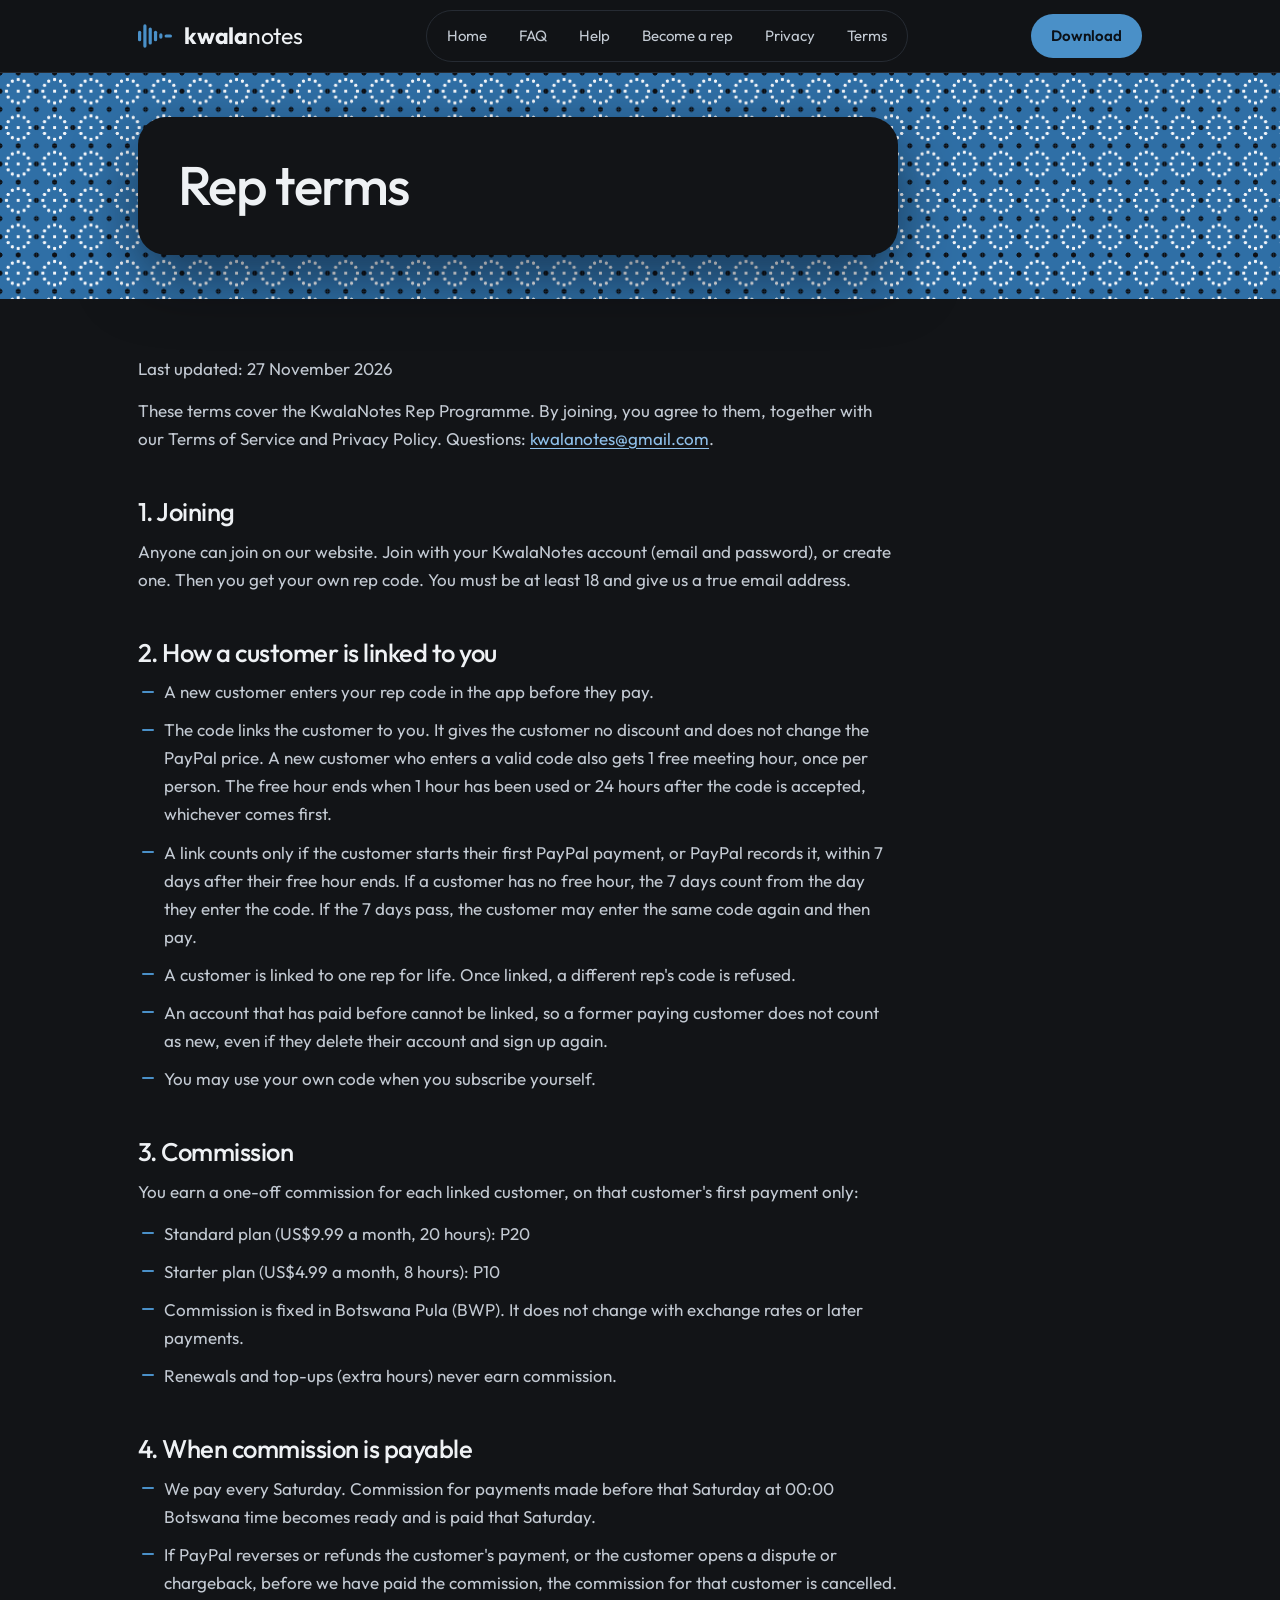
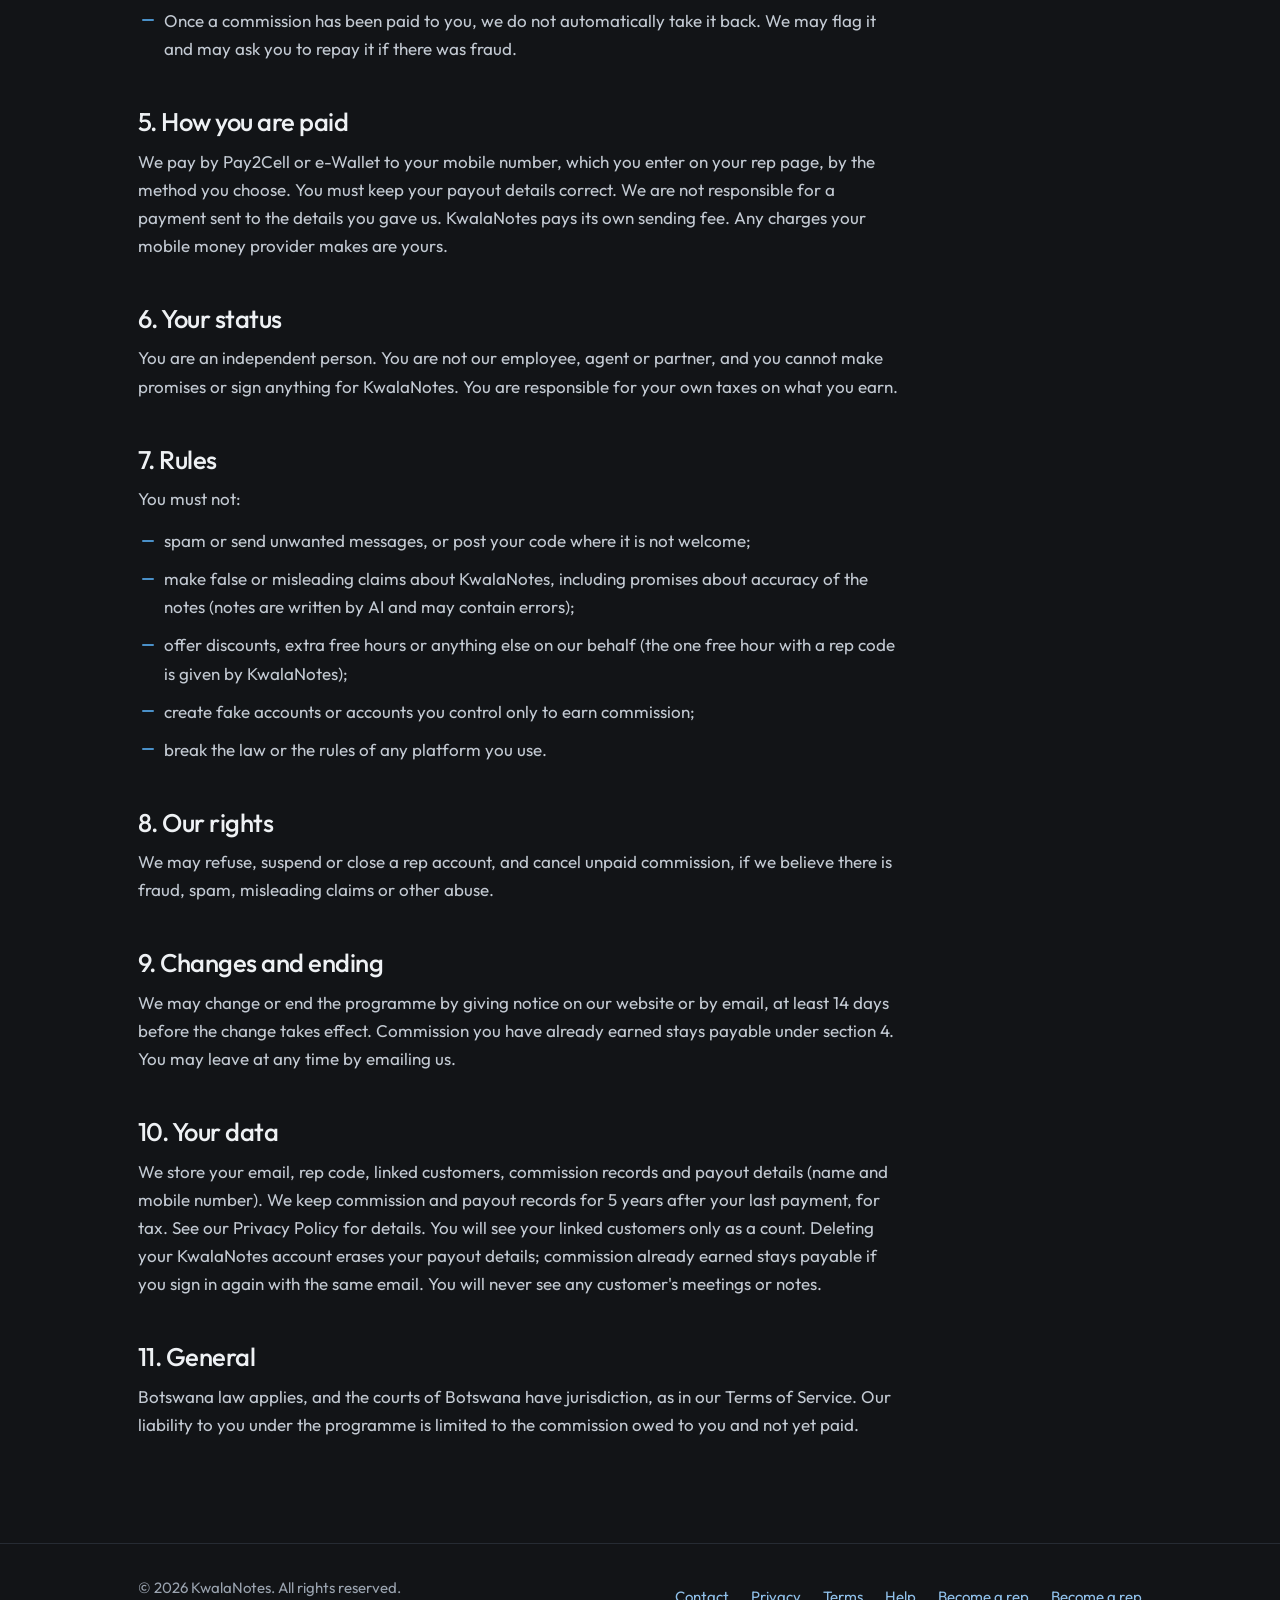
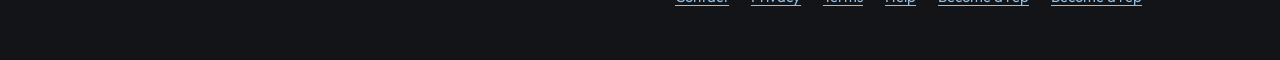
<file: rep-terms.html>
<!DOCTYPE html>
<html lang="en">
<head>
  <meta charset="utf-8">
  <meta name="viewport" content="width=device-width, initial-scale=1">
  <title>Rep terms — KwalaNotes</title>
  <meta name="description" content="Plain-English terms for KwalaNotes sales reps.">
  <meta name="theme-color" content="#4A90C8">
  <meta http-equiv="Content-Security-Policy" content="default-src 'self'; script-src 'self'; style-src 'self'; img-src 'self'; connect-src 'self' https://umar-arbi--setswana-notetaker-web.us-east.modal.run; base-uri 'none'; form-action 'self'; frame-ancestors 'none'">
  <link rel="icon" href="/favicon.svg" type="image/svg+xml">
  <link rel="stylesheet" href="/styles.css">
  <script src="/count.js" defer></script>
</head>
<body>
<a class="skip-link" href="#main">Skip to content</a>
<header class="top"><div class="wrap"><a class="brand" href="/index.html" aria-label="KwalaNotes home"><svg aria-hidden="true" width="34" height="26" viewBox="0 0 32 24" fill="#4A90C8"><rect x="0" y="7" width="3" height="10" rx="1.5"></rect><rect x="5" y="1" width="3" height="22" rx="1.5"></rect><rect x="10" y="4" width="3" height="16" rx="1.5"></rect><rect x="15" y="7" width="3" height="10" rx="1.5"></rect><rect x="20" y="9.5" width="3" height="5" rx="1.5"></rect><rect x="25" y="10.5" width="7" height="3" rx="1.5"></rect></svg><span><b>kwala</b>notes</span></a><nav class="nav" aria-label="Main"><a href="/index.html">Home</a><a href="/faq.html">FAQ</a><a href="/help.html">Help</a><a href="/rep.html">Become a rep</a><a href="/privacy.html">Privacy</a><a href="/terms.html">Terms</a></nav><a class="btn" href="https://apps.microsoft.com/detail/9MWMGF2BBXBX">Download</a></div></header>
<main id="main">
  <div class="head cloth"><div class="wrap"><div class="panel"><h1>Rep terms</h1></div></div></div>
  <div class="wrap body one">
    <article>
      <p>Last updated: 27 November 2026</p>
      <p>These terms cover the KwalaNotes Rep Programme. By joining, you agree to them, together with our Terms of Service and Privacy Policy. Questions: <a href="mailto:kwalanotes@gmail.com">kwalanotes@gmail.com</a>.</p>
      <h2>1. Joining</h2>
      <p>Anyone can join on our website. Join with your KwalaNotes account (email and password), or create one. Then you get your own rep code. You must be at least 18 and give us a true email address.</p>
      <h2>2. How a customer is linked to you</h2>
      <ul>
      <li>A new customer enters your rep code in the app before they pay.</li>
      <li>The code links the customer to you. It gives the customer no discount and does not change the PayPal price. A new customer who enters a valid code also gets 1 free meeting hour, once per person. The free hour ends when 1 hour has been used or 24 hours after the code is accepted, whichever comes first.</li>
      <li>A link counts only if the customer starts their first PayPal payment, or PayPal records it, within 7 days after their free hour ends. If a customer has no free hour, the 7 days count from the day they enter the code. If the 7 days pass, the customer may enter the same code again and then pay.</li>
      <li>A customer is linked to one rep for life. Once linked, a different rep's code is refused.</li>
      <li>An account that has paid before cannot be linked, so a former paying customer does not count as new, even if they delete their account and sign up again.</li>
      <li>You may use your own code when you subscribe yourself.</li>
      </ul>
      <h2>3. Commission</h2>
      <p>You earn a one-off commission for each linked customer, on that customer's first payment only:</p>
      <ul>
      <li>Standard plan (US$9.99 a month, 20 hours): P20</li>
      <li>Starter plan (US$4.99 a month, 8 hours): P10</li>
      <li>Commission is fixed in Botswana Pula (BWP). It does not change with exchange rates or later payments.</li>
      <li>Renewals and top-ups (extra hours) never earn commission.</li>
      </ul>
      <h2>4. When commission is payable</h2>
      <ul>
      <li>We pay every Saturday. Commission for payments made before that Saturday at 00:00 Botswana time becomes ready and is paid that Saturday.</li>
      <li>If PayPal reverses or refunds the customer's payment, or the customer opens a dispute or chargeback, before we have paid the commission, the commission for that customer is cancelled.</li>
      <li>Once a commission has been paid to you, we do not automatically take it back. We may flag it and may ask you to repay it if there was fraud.</li>
      </ul>
      <h2>5. How you are paid</h2>
      <p>We pay by Pay2Cell or e-Wallet to your mobile number, which you enter on your rep page, by the method you choose. You must keep your payout details correct. We are not responsible for a payment sent to the details you gave us. KwalaNotes pays its own sending fee. Any charges your mobile money provider makes are yours.</p>
      <h2>6. Your status</h2>
      <p>You are an independent person. You are not our employee, agent or partner, and you cannot make promises or sign anything for KwalaNotes. You are responsible for your own taxes on what you earn.</p>
      <h2>7. Rules</h2>
      <p>You must not:</p>
      <ul>
      <li>spam or send unwanted messages, or post your code where it is not welcome;</li>
      <li>make false or misleading claims about KwalaNotes, including promises about accuracy of the notes (notes are written by AI and may contain errors);</li>
      <li>offer discounts, extra free hours or anything else on our behalf (the one free hour with a rep code is given by KwalaNotes);</li>
      <li>create fake accounts or accounts you control only to earn commission;</li>
      <li>break the law or the rules of any platform you use.</li>
      </ul>
      <h2>8. Our rights</h2>
      <p>We may refuse, suspend or close a rep account, and cancel unpaid commission, if we believe there is fraud, spam, misleading claims or other abuse.</p>
      <h2>9. Changes and ending</h2>
      <p>We may change or end the programme by giving notice on our website or by email, at least 14 days before the change takes effect. Commission you have already earned stays payable under section 4. You may leave at any time by emailing us.</p>
      <h2>10. Your data</h2>
      <p>We store your email, rep code, linked customers, commission records and payout details (name and mobile number). We keep commission and payout records for 5 years after your last payment, for tax. See our Privacy Policy for details. You will see your linked customers only as a count. Deleting your KwalaNotes account erases your payout details; commission already earned stays payable if you sign in again with the same email. You will never see any customer's meetings or notes.</p>
      <h2>11. General</h2>
      <p>Botswana law applies, and the courts of Botswana have jurisdiction, as in our Terms of Service. Our liability to you under the programme is limited to the commission owed to you and not yet paid.</p>
    </article>
  </div>
</main>
<footer><div class="wrap"><span>© 2026 KwalaNotes. All rights reserved.</span><nav aria-label="Footer"><a href="/index.html#contact">Contact</a><a href="/privacy.html">Privacy</a><a href="/terms.html">Terms</a><a href="/help.html">Help</a><a href="/rep.html">Become a rep</a><a href="/rep.html">Become a rep</a></nav></div></footer>
</body>
</html>
</file>
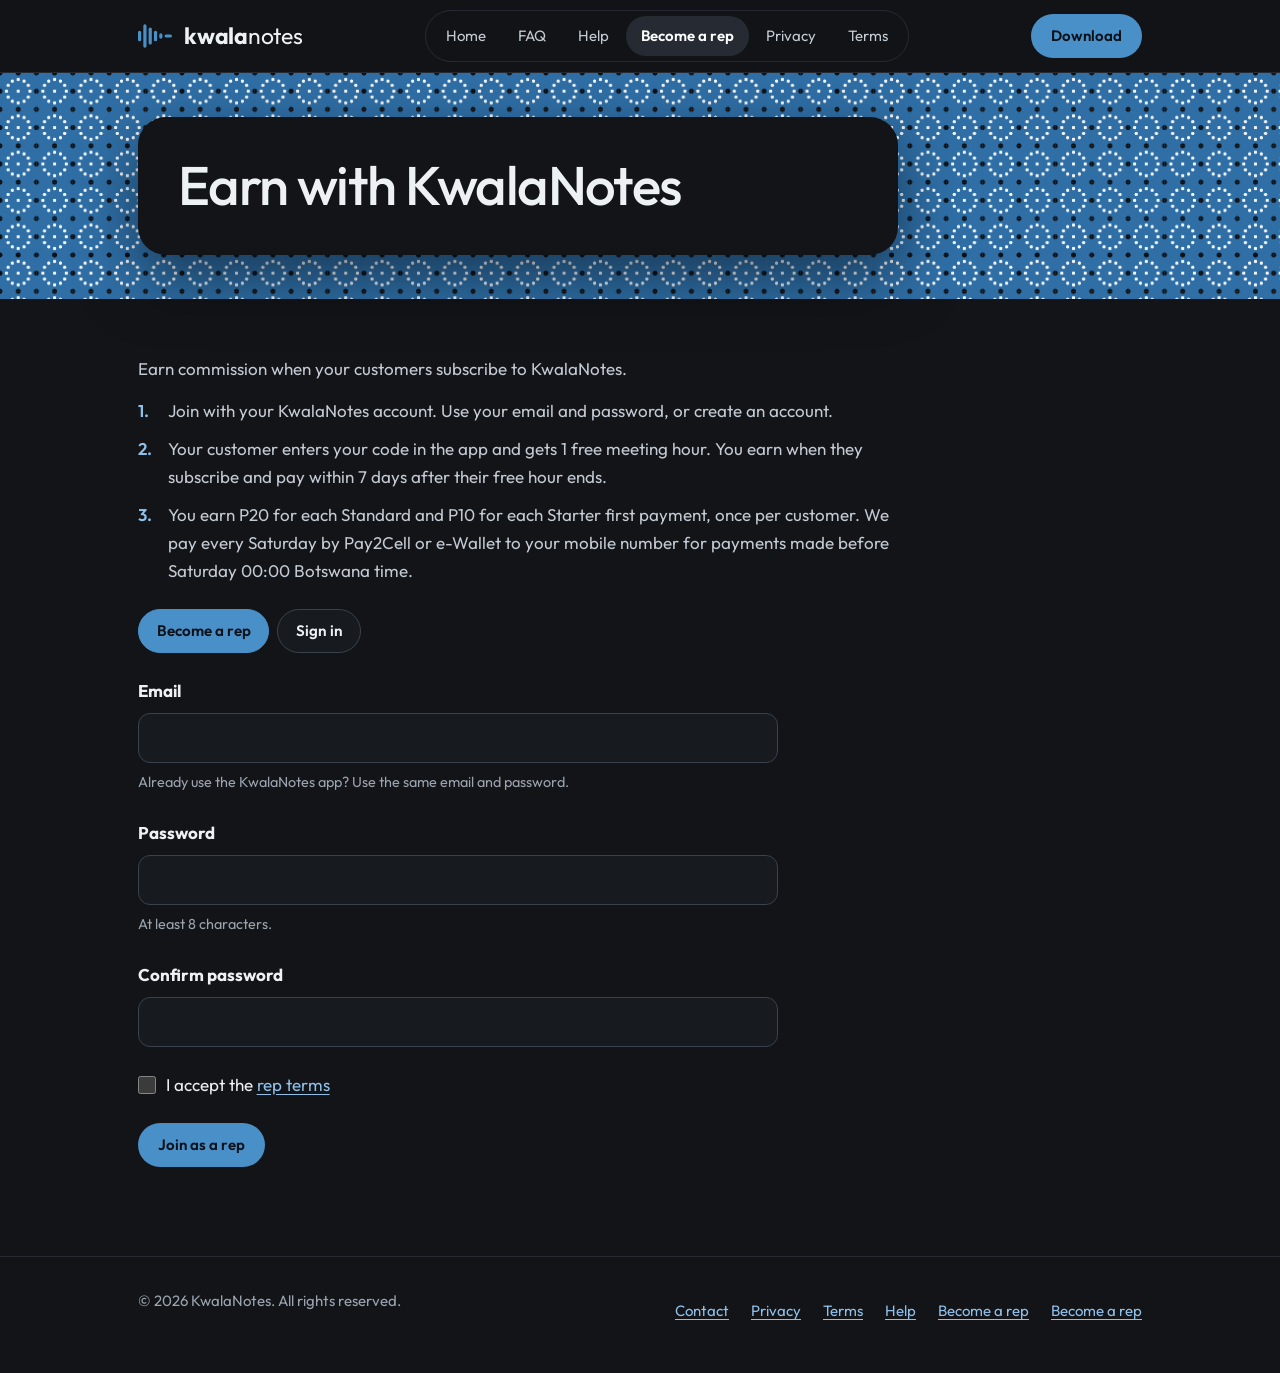
<file: rep.html>
<!DOCTYPE html>
<html lang="en">
<head>
  <meta charset="utf-8">
  <meta name="viewport" content="width=device-width, initial-scale=1">
  <title>Become a rep — KwalaNotes</title>
  <meta name="description" content="Earn commission by referring customers to KwalaNotes.">
  <meta name="theme-color" content="#4A90C8">
  <meta http-equiv="Content-Security-Policy" content="default-src 'self'; script-src 'self'; style-src 'self'; img-src 'self' data:; connect-src 'self' https://umar-arbi--setswana-notetaker-web.us-east.modal.run; base-uri 'self'; form-action 'self'; frame-ancestors 'none'">
  <link rel="icon" href="/favicon.svg" type="image/svg+xml">
  <link rel="stylesheet" href="/styles.css">
  <script src="/rep.js" defer></script>
</head>
<body class="rep">
<a class="skip-link" href="#main">Skip to content</a>
<header class="top"><div class="wrap"><a class="brand" href="/index.html" aria-label="KwalaNotes home"><svg aria-hidden="true" width="34" height="26" viewBox="0 0 32 24" fill="#4A90C8"><rect x="0" y="7" width="3" height="10" rx="1.5"></rect><rect x="5" y="1" width="3" height="22" rx="1.5"></rect><rect x="10" y="4" width="3" height="16" rx="1.5"></rect><rect x="15" y="7" width="3" height="10" rx="1.5"></rect><rect x="20" y="9.5" width="3" height="5" rx="1.5"></rect><rect x="25" y="10.5" width="7" height="3" rx="1.5"></rect></svg><span><b>kwala</b>notes</span></a><nav class="nav" aria-label="Main"><a href="/index.html">Home</a><a href="/faq.html">FAQ</a><a href="/help.html">Help</a><a href="/rep.html" aria-current="page">Become a rep</a><a href="/privacy.html">Privacy</a><a href="/terms.html">Terms</a></nav><a class="btn" href="https://apps.microsoft.com/detail/9MWMGF2BBXBX">Download</a></div></header>
<main id="main">
  <div class="head cloth"><div class="wrap"><div class="panel"><h1>Earn with KwalaNotes</h1></div></div></div>
  <div class="wrap body one">
    <article>
      <p class="section-intro">Earn commission when your customers subscribe to KwalaNotes.</p>
      <ol class="rep-steps">
        <li>Join with your KwalaNotes account. Use your email and password, or create an account.</li>
        <li>Your customer enters your code in the app and gets 1 free meeting hour. You earn when they subscribe and pay within 7 days after their free hour ends.</li>
        <li>You earn P20 for each Standard and P10 for each Starter first payment, once per customer. We pay every Saturday by Pay2Cell or e-Wallet to your mobile number for payments made before Saturday 00:00 Botswana time.</li>
      </ol>
      <div class="chips rep-tabs" role="tablist" aria-label="Join or sign in">
        <button id="tab-join" class="rep-tab" type="button" role="tab" aria-selected="true">Become a rep</button>
        <button id="tab-signin" class="rep-tab" type="button" role="tab" aria-selected="false" tabindex="-1">Sign in</button>
      </div>
      <form id="rep-form" class="contact-form" method="post" novalidate>
        <div id="rep-step-account" class="rep-step">
          <div class="form-field">
            <label for="rep-email">Email</label>
            <input id="rep-email" name="email" type="email" maxlength="254" autocomplete="email" required>
            <p class="rep-hint">Already use the KwalaNotes app? Use the same email and password.</p>
          </div>
          <div class="form-field">
            <label for="rep-password">Password</label>
            <input id="rep-password" name="password" type="password" maxlength="128" autocomplete="new-password" required>
            <p class="rep-hint">At least 8 characters.</p>
          </div>
          <div class="form-field">
            <label for="rep-password2">Confirm password</label>
            <input id="rep-password2" name="password2" type="password" maxlength="128" autocomplete="new-password" required>
          </div>
          <div class="form-field">
            <label class="rep-check" for="rep-accept"><input id="rep-accept" type="checkbox"> <span>I accept the <a href="/rep-terms.html">rep terms</a></span></label>
          </div>
        </div>
        <button id="rep-send" class="btn" type="submit">Join as a rep</button>
        <div id="rep-step-code" class="rep-step" hidden>
          <div class="form-field">
            <label for="rep-code">6-digit code</label>
            <input id="rep-code" name="code" type="text" inputmode="numeric" maxlength="6" autocomplete="one-time-code" required>
          </div>
          <button id="rep-verify" class="btn" type="submit">Confirm and continue</button>
          <button id="rep-resend" class="btn ghost rep-resend" type="button">Send a new code</button>
        </div>
        <p id="rep-status" class="form-status" role="status"></p>
      </form>
      <form id="rep-signin-form" class="contact-form" method="post" novalidate hidden>
        <div class="form-field">
          <label for="signin-email">Email</label>
          <input id="signin-email" name="email" type="email" maxlength="254" autocomplete="email" required>
        </div>
        <div class="form-field">
          <label for="signin-password">Password</label>
          <input id="signin-password" name="password" type="password" maxlength="128" autocomplete="current-password" required>
        </div>
        <div id="signin-join" class="rep-step" hidden>
          <div class="form-field">
            <label class="rep-check" for="signin-accept"><input id="signin-accept" type="checkbox"> <span>I accept the <a href="/rep-terms.html">rep terms</a></span></label>
          </div>
          <button id="signin-join-btn" class="btn" type="button">Join with this account</button>
        </div>
        <button id="signin-submit" class="btn" type="submit">Sign in</button>
        <p class="rep-hint"><button id="rep-to-forgot" class="rep-link" type="button">Forgot password?</button></p>
        <p id="signin-status" class="form-status" role="status"></p>
      </form>
      <form id="rep-forgot-form" class="contact-form" method="post" novalidate hidden>
        <p class="rep-hint">Enter your email and we will send you a 6-digit code to set a new password. This is the same password as in the KwalaNotes app.</p>
        <div class="form-field">
          <label for="forgot-email">Email</label>
          <input id="forgot-email" name="email" type="email" maxlength="254" autocomplete="email" required>
        </div>
        <div id="forgot-step-code" class="rep-step" hidden>
          <div class="form-field">
            <label for="forgot-code">6-digit code</label>
            <input id="forgot-code" name="code" type="text" inputmode="numeric" maxlength="6" autocomplete="one-time-code">
          </div>
          <div class="form-field">
            <label for="forgot-password">New password</label>
            <input id="forgot-password" name="password" type="password" maxlength="128" autocomplete="new-password">
          </div>
        </div>
        <button id="forgot-submit" class="btn" type="submit">Send me a code</button>
        <p class="rep-hint"><button id="forgot-back" class="rep-link" type="button">Back to sign in</button></p>
        <p id="forgot-status" class="form-status" role="status"></p>
      </form>
    </article>
  </div>
</main>
<footer><div class="wrap"><span>© 2026 KwalaNotes. All rights reserved.</span><nav aria-label="Footer"><a href="/index.html#contact">Contact</a><a href="/privacy.html">Privacy</a><a href="/terms.html">Terms</a><a href="/help.html">Help</a><a href="/rep.html" aria-current="page">Become a rep</a><a href="/rep.html">Become a rep</a></nav></div></footer>
</body>
</html>
</file>
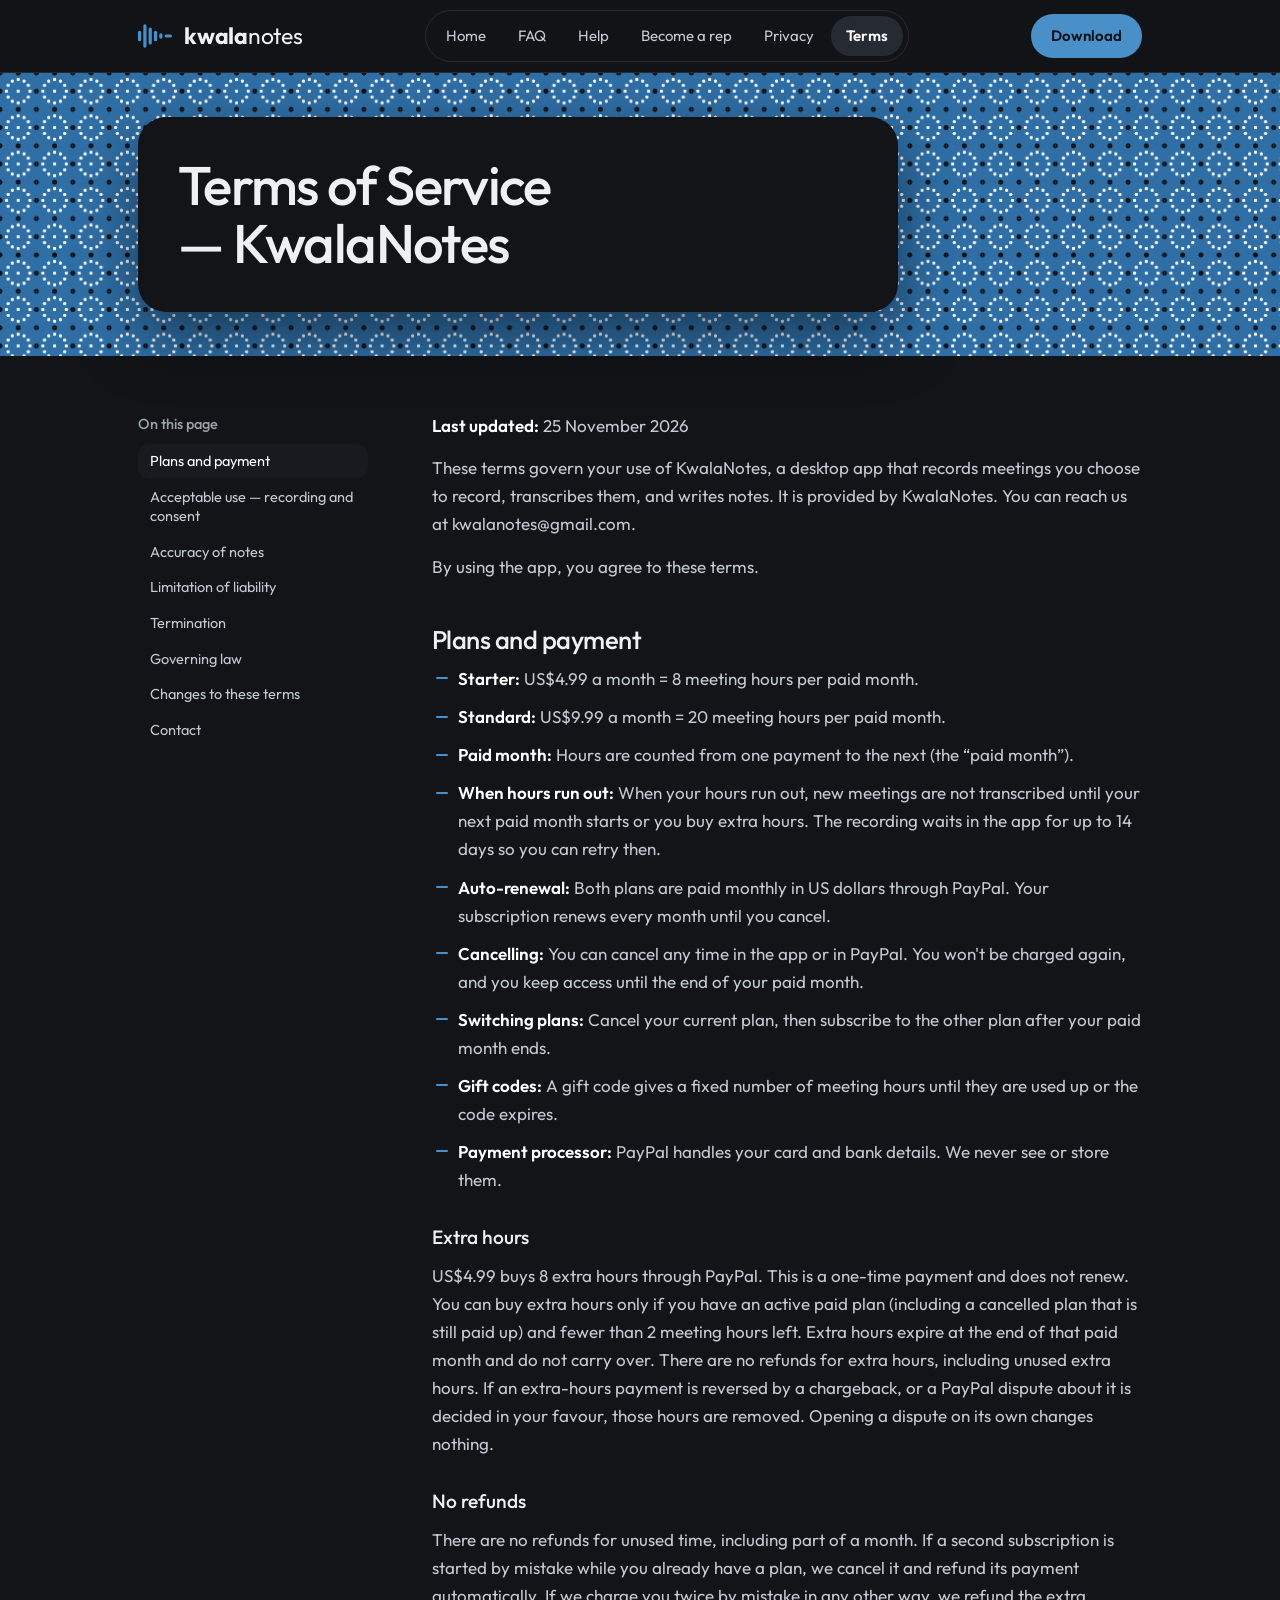
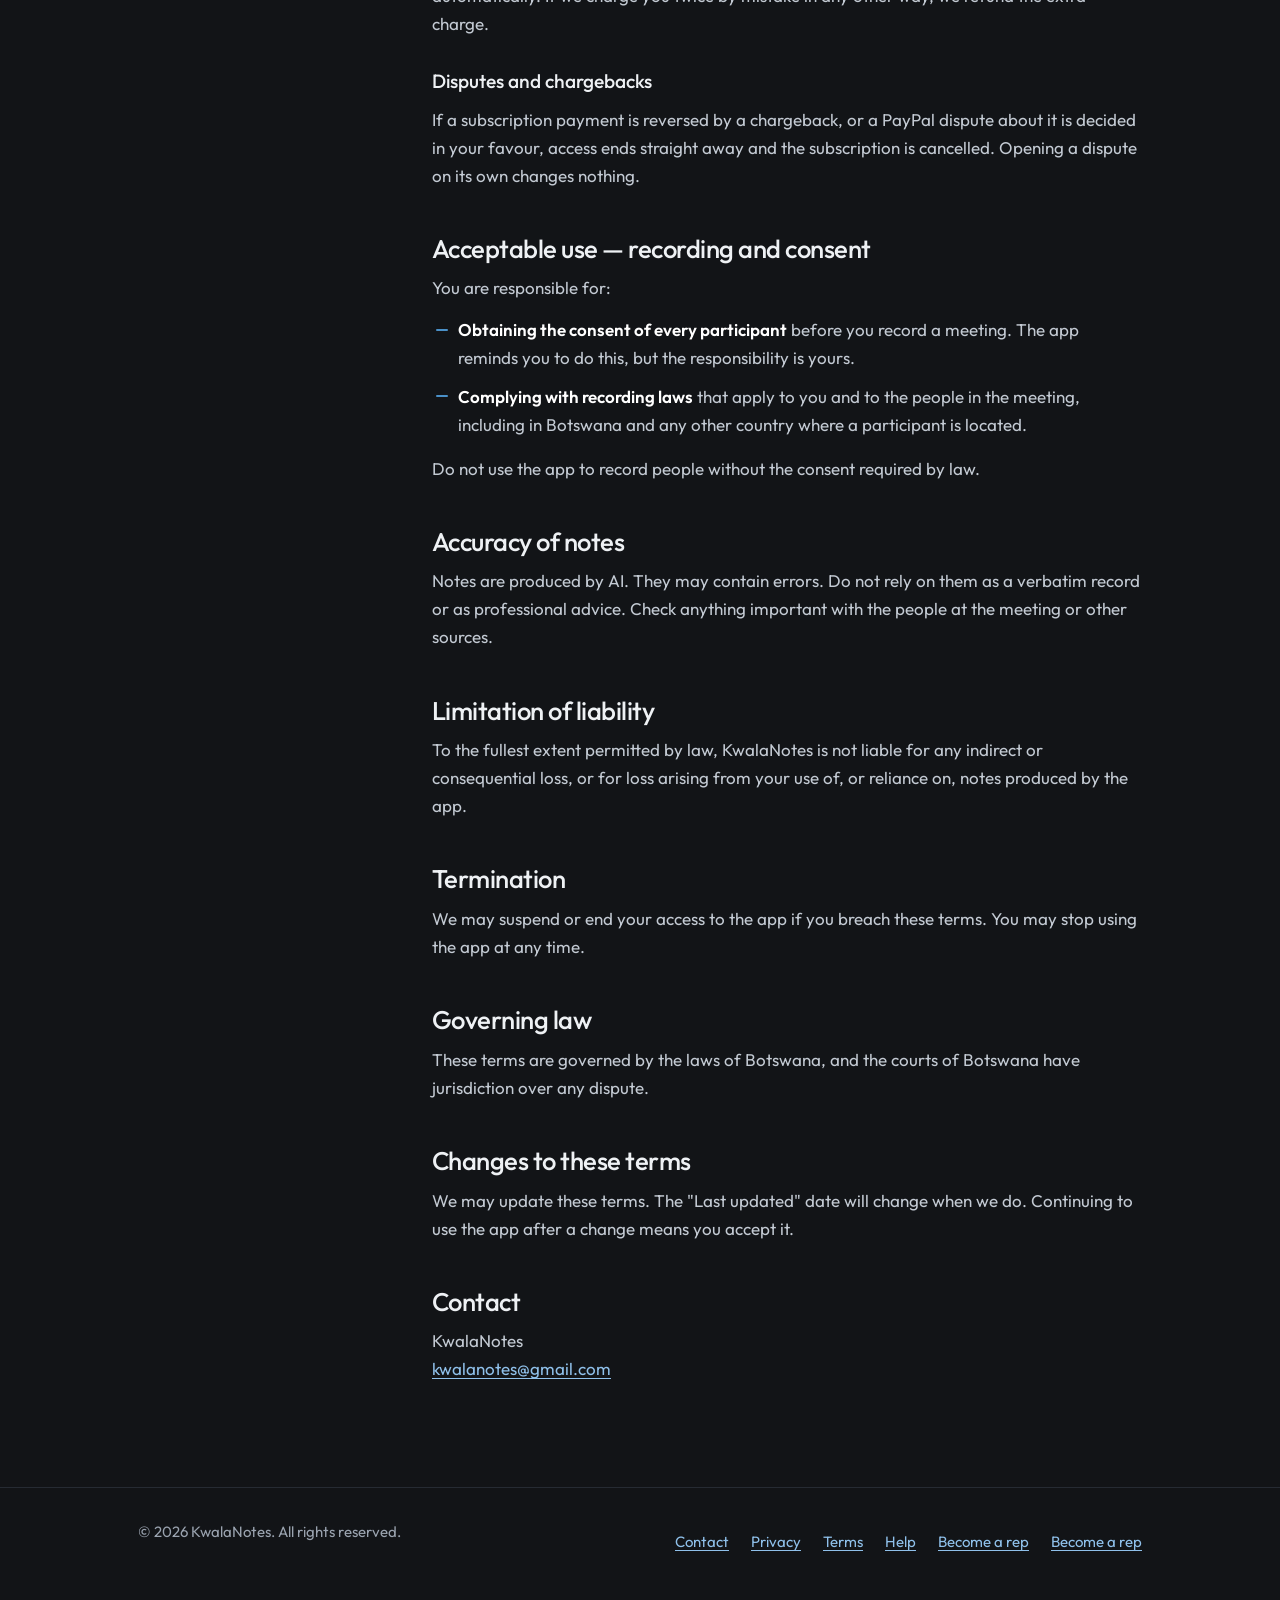
<file: terms.html>
<!DOCTYPE html>
<html lang="en">
<head>
  <meta charset="utf-8">
  <meta name="viewport" content="width=device-width, initial-scale=1">
  <title>Terms of Service — KwalaNotes</title>
  <meta name="description" content="The terms that govern your use of KwalaNotes, including plans, payments, no refunds, recording consent, and governing law.">
  <link rel="icon" href="/favicon.svg" type="image/svg+xml">
  <link rel="stylesheet" href="/styles.css">
  <script src="/toc.js" defer></script>
  <script src="/count.js" defer></script>
</head>
<body>
<a class="skip-link" href="#main">Skip to content</a>
<header class="top"><div class="wrap"><a class="brand" href="/index.html" aria-label="KwalaNotes home"><svg aria-hidden="true" width="34" height="26" viewBox="0 0 32 24" fill="#4A90C8"><rect x="0" y="7" width="3" height="10" rx="1.5"></rect><rect x="5" y="1" width="3" height="22" rx="1.5"></rect><rect x="10" y="4" width="3" height="16" rx="1.5"></rect><rect x="15" y="7" width="3" height="10" rx="1.5"></rect><rect x="20" y="9.5" width="3" height="5" rx="1.5"></rect><rect x="25" y="10.5" width="7" height="3" rx="1.5"></rect></svg><span><b>kwala</b>notes</span></a><nav class="nav" aria-label="Main"><a href="/index.html">Home</a><a href="/faq.html">FAQ</a><a href="/help.html">Help</a><a href="/#rep">Become a rep</a><a href="/privacy.html">Privacy</a><a href="/terms.html" aria-current="page">Terms</a></nav><a class="btn" href="https://apps.microsoft.com/detail/9MWMGF2BBXBX">Download</a></div></header>
<div class="document-layout">
<main id="main">
<div class="head cloth"><div class="wrap"><div class="panel"><h1>Terms of Service — KwalaNotes</h1></div></div></div>
<div class="wrap body"><article><p><strong>Last updated:</strong> 25 November 2026</p><p> These terms govern your use of KwalaNotes, a desktop app that records meetings you choose to record, transcribes them, and writes notes. It is provided by KwalaNotes. You can reach us at kwalanotes@gmail.com. </p><p> By using the app, you agree to these terms. </p><h2>Plans and payment</h2><ul><li><strong>Starter:</strong> US$4.99 a month = 8 meeting hours per paid month.</li><li><strong>Standard:</strong> US$9.99 a month = 20 meeting hours per paid month.</li><li><strong>Paid month:</strong> Hours are counted from one payment to the next (the “paid month”).</li><li><strong>When hours run out:</strong> When your hours run out, new meetings are not transcribed until your next paid month starts or you buy extra hours. The recording waits in the app for up to 14 days so you can retry then.</li><li><strong>Auto-renewal:</strong> Both plans are paid monthly in US dollars through PayPal. Your subscription renews every month until you cancel.</li><li><strong>Cancelling:</strong> You can cancel any time in the app or in PayPal. You won't be charged again, and you keep access until the end of your paid month.</li><li><strong>Switching plans:</strong> Cancel your current plan, then subscribe to the other plan after your paid month ends.</li><li><strong>Gift codes:</strong> A gift code gives a fixed number of meeting hours until they are used up or the code expires.</li><li><strong>Payment processor:</strong> PayPal handles your card and bank details. We never see or store them.</li></ul><h3>Extra hours</h3><p> US$4.99 buys 8 extra hours through PayPal. This is a one-time payment and does not renew. You can buy extra hours only if you have an active paid plan (including a cancelled plan that is still paid up) and fewer than 2 meeting hours left. Extra hours expire at the end of that paid month and do not carry over. There are no refunds for extra hours, including unused extra hours. If an extra-hours payment is reversed by a chargeback, or a PayPal dispute about it is decided in your favour, those hours are removed. Opening a dispute on its own changes nothing. </p><h3>No refunds</h3><p> There are no refunds for unused time, including part of a month. If a second subscription is started by mistake while you already have a plan, we cancel it and refund its payment automatically. If we charge you twice by mistake in any other way, we refund the extra charge. </p><h3>Disputes and chargebacks</h3><p> If a subscription payment is reversed by a chargeback, or a PayPal dispute about it is decided in your favour, access ends straight away and the subscription is cancelled. Opening a dispute on its own changes nothing. </p><h2>Acceptable use — recording and consent</h2><p>You are responsible for:</p><ul><li><strong>Obtaining the consent of every participant</strong> before you record a meeting. The app reminds you to do this, but the responsibility is yours. </li><li><strong>Complying with recording laws</strong> that apply to you and to the people in the meeting, including in Botswana and any other country where a participant is located. </li></ul><p> Do not use the app to record people without the consent required by law. </p><h2>Accuracy of notes</h2><p> Notes are produced by AI. They may contain errors. Do not rely on them as a verbatim record or as professional advice. Check anything important with the people at the meeting or other sources. </p><h2>Limitation of liability</h2><p> To the fullest extent permitted by law, KwalaNotes is not liable for any indirect or consequential loss, or for loss arising from your use of, or reliance on, notes produced by the app. </p><h2>Termination</h2><p> We may suspend or end your access to the app if you breach these terms. You may stop using the app at any time. </p><h2>Governing law</h2><p> These terms are governed by the laws of Botswana, and the courts of Botswana have jurisdiction over any dispute. </p><h2>Changes to these terms</h2><p> We may update these terms. The "Last updated" date will change when we do. Continuing to use the app after a change means you accept it. </p><h2>Contact</h2><p> KwalaNotes<br><a href="mailto:kwalanotes@gmail.com">kwalanotes@gmail.com</a></p></article></div>
</main>
<div class="wrap body document-toc"><nav class="toc" id="toc" aria-label="On this page"><b>On this page</b></nav></div>
</div>
<footer><div class="wrap"><span>© 2026 KwalaNotes. All rights reserved.</span><nav aria-label="Footer"><a href="/index.html#contact">Contact</a><a href="/privacy.html">Privacy</a><a href="/terms.html">Terms</a><a href="/help.html">Help</a><a href="/#rep">Become a rep</a><a href="/rep.html">Become a rep</a></nav></div></footer>

</body>
</html>
</file>
<file: styles.css>
@font-face {
  font-family: Outfit;
  font-weight: 100 900;
  font-display: swap;
  src: url("/assets/fonts/outfit-latin.woff2") format("woff2");
  unicode-range: U+0000-00FF, U+0131, U+0152-0153, U+02BB-02BC, U+02C6, U+02DA, U+02DC, U+0304, U+0308, U+0329, U+2000-206F, U+20AC, U+2122, U+2191, U+2193, U+2212, U+2215, U+FEFF, U+FFFD;
}

@font-face {
  font-family: Outfit;
  font-weight: 100 900;
  font-display: swap;
  src: url("/assets/fonts/outfit-latin-ext.woff2") format("woff2");
  unicode-range: U+0100-02BA, U+02BD-02C5, U+02C7-02CC, U+02CE-02D7, U+02DD-02FF, U+0304, U+0308, U+0329, U+1D00-1DBF, U+1E00-1E9F, U+1EF2-1EFF, U+2020, U+20A0-20AB, U+20AD-20C4, U+2113, U+2C60-2C7F, U+A720-A7FF;
}

:root{--ink:#121417;--panel:#171A1F;--line:#262B33;--line-2:#3A424D;--chalk:#EEF1F4;--soft:#C3CAD3;--mist:#9AA3AF;--blue:#4A90C8;--blue-ink:#0B1118;--blue-soft:#8FC0EA;--f:'Outfit',system-ui,-apple-system,'Segoe UI',sans-serif;color-scheme:dark}
*{box-sizing:border-box}html{scroll-behavior:smooth}
body{margin:0;background:var(--ink);color:var(--chalk);font-family:var(--f);font-size:17px;line-height:1.65;-webkit-font-smoothing:antialiased}
a{color:var(--blue-soft);text-underline-offset:3px}a:hover{color:#B9DAF5}
:focus-visible{outline:2px solid var(--blue-soft);outline-offset:3px;border-radius:6px}
.wrap{max-width:1100px;margin-inline:auto;padding-inline:clamp(20px,5vw,48px)}
.top{position:sticky;top:0;z-index:20;background:rgba(18,20,23,.86);backdrop-filter:blur(14px);-webkit-backdrop-filter:blur(14px);border-bottom:1px solid var(--line)}
.top .wrap{display:flex;flex-wrap:wrap;align-items:center;justify-content:space-between;gap:8px 20px;min-height:72px;padding-block:8px}
.brand{display:flex;align-items:center;gap:12px;color:var(--chalk);text-decoration:none;font-size:23px;letter-spacing:-.01em}.brand b{font-weight:700}
.nav{display:flex;flex-wrap:wrap;align-items:center;gap:2px;padding:5px;border:1px solid var(--line);border-radius:999px}
.nav a{display:inline-flex;align-items:center;min-height:40px;padding:0 15px;border-radius:999px;color:var(--soft);font-size:15px;text-decoration:none}
.nav a:hover{color:#fff}.nav a[aria-current]{background:var(--line);color:#fff;font-weight:600}
.btn{display:inline-flex;align-items:center;min-height:44px;padding:0 20px;border-radius:999px;background:var(--blue);color:var(--blue-ink);font-size:15px;font-weight:600;text-decoration:none}.btn:hover{background:#63A5DA;color:var(--blue-ink)}
.cloth{background-color:#2F6FA6;background-image:radial-gradient(circle at 0px 0px, #0D0F13 0 2.21px, transparent 2.81px), radial-gradient(circle at 0px 36.4px, #0D0F13 0 2.21px, transparent 2.81px), radial-gradient(circle at 36.4px 0px, #0D0F13 0 2.21px, transparent 2.81px), radial-gradient(circle at 36.4px 36.4px, #0D0F13 0 2.21px, transparent 2.81px), radial-gradient(circle at 18.2px 0px, #0D0F13 0 2.21px, transparent 2.81px), radial-gradient(circle at 18.2px 36.4px, #0D0F13 0 2.21px, transparent 2.81px), radial-gradient(circle at 0px 18.2px, #0D0F13 0 2.21px, transparent 2.81px), radial-gradient(circle at 36.4px 18.2px, #0D0F13 0 2.21px, transparent 2.81px), radial-gradient(circle at 29.9px 18.2px, #F3F6FA 0 1.37px, transparent 1.97px), radial-gradient(circle at 28.33px 24.05px, #F3F6FA 0 1.37px, transparent 1.97px), radial-gradient(circle at 24.05px 28.33px, #F3F6FA 0 1.37px, transparent 1.97px), radial-gradient(circle at 18.2px 29.9px, #F3F6FA 0 1.37px, transparent 1.97px), radial-gradient(circle at 12.35px 28.33px, #F3F6FA 0 1.37px, transparent 1.97px), radial-gradient(circle at 8.07px 24.05px, #F3F6FA 0 1.37px, transparent 1.97px), radial-gradient(circle at 6.5px 18.2px, #F3F6FA 0 1.37px, transparent 1.97px), radial-gradient(circle at 8.07px 12.35px, #F3F6FA 0 1.37px, transparent 1.97px), radial-gradient(circle at 12.35px 8.07px, #F3F6FA 0 1.37px, transparent 1.97px), radial-gradient(circle at 18.2px 6.5px, #F3F6FA 0 1.37px, transparent 1.97px), radial-gradient(circle at 24.05px 8.07px, #F3F6FA 0 1.37px, transparent 1.97px), radial-gradient(circle at 28.33px 12.35px, #F3F6FA 0 1.37px, transparent 1.97px), radial-gradient(circle at 18.2px 18.2px, #F3F6FA 0 1.37px, transparent 1.97px);background-size:36.4px 36.4px}
.head.cloth{padding:clamp(20px,4vw,44px) 0}
.head.cloth .panel{max-width:760px;padding:clamp(22px,4vw,40px);border-radius:28px;background:var(--ink);box-shadow:0 24px 60px rgba(4,8,14,.5)}
h1{margin:0;font-size:clamp(2rem,4.4vw,3.4rem);line-height:1.06;font-weight:500;letter-spacing:-.03em;text-wrap:balance}
.lede{margin:14px 0 0;color:var(--soft)}
.body{display:grid;grid-template-columns:230px minmax(0,1fr);gap:clamp(24px,5vw,64px);align-items:start;padding-block:clamp(28px,5vw,56px) clamp(48px,7vw,96px)}
.body.one{grid-template-columns:minmax(0,1fr)}
.toc{position:sticky;top:96px;display:grid;gap:2px;font-size:14.5px;max-height:calc(100vh - 120px);overflow:auto}
.toc b{font-weight:500;color:var(--mist);margin-bottom:6px}
.toc a{display:block;padding:7px 12px;border-radius:10px;color:var(--soft);text-decoration:none;line-height:1.35}
.toc a:hover{background:var(--panel);color:#fff}.toc a.on{background:var(--panel);color:#fff}
:where(.body) article{max-width:760px}
:where(.body) article h2{margin:44px 0 10px;font-size:1.6rem;line-height:1.2;font-weight:500;letter-spacing:-.02em;scroll-margin-top:96px}
:where(.body) article h2:first-child{margin-top:0}
:where(.body) article h3{margin:28px 0 8px;font-size:1.2rem;font-weight:500}
:where(.body) article p{margin:0 0 14px;color:var(--soft)}:where(.body) article strong{color:#fff;font-weight:600}
:where(.body) article ul{margin:0 0 16px;padding:0;list-style:none;display:grid;gap:10px}
:where(.body) article li{position:relative;padding-left:26px;color:var(--soft)}
:where(.body) article li::before{content:"";position:absolute;left:4px;top:.72em;width:12px;height:2px;border-radius:1px;background:var(--blue)}
code{font-size:.92em;padding:2px 6px;border-radius:6px;background:var(--panel);border:1px solid var(--line)}
.find{display:flex;align-items:center;gap:12px;min-height:54px;margin-bottom:22px;padding:0 16px;border:1px solid var(--line-2);border-radius:16px;background:var(--panel)}
.find input{flex:1;min-width:0;border:0;outline:0;background:transparent;color:#fff;font:inherit}
.count{margin:0 0 14px;font-size:14.5px;color:var(--mist)}
details{border:1px solid var(--line);border-radius:18px;background:var(--panel);margin-bottom:10px;overflow:hidden;transition:border-color .2s}
details[open]{border-color:var(--line-2)}
summary{display:flex;align-items:center;justify-content:space-between;gap:16px;min-height:60px;padding:12px 20px;font-size:1.08rem;font-weight:500;cursor:pointer;list-style:none}
summary::-webkit-details-marker{display:none}
summary::after{content:"";flex:none;width:10px;height:10px;border-right:2px solid var(--blue-soft);border-bottom:2px solid var(--blue-soft);transform:rotate(45deg);transition:transform .25s cubic-bezier(.3,1.4,.5,1);margin-right:4px}
details[open] summary::after{transform:rotate(-135deg)}
details > p{margin:0;padding:0 20px 18px}
footer{border-top:1px solid var(--line);padding-block:32px 40px;color:var(--mist);font-size:15px}
footer .wrap{display:flex;flex-wrap:wrap;gap:12px 32px;justify-content:space-between}
footer nav{display:flex;flex-wrap:wrap;gap:6px 22px}footer a{display:inline-flex;align-items:center;min-height:44px}
@media (max-width:820px){.body{grid-template-columns:minmax(0,1fr)}.toc{display:none}}
@media (prefers-reduced-motion:reduce){html{scroll-behavior:auto}*{transition:none !important}}

.visually-hidden {
  position: absolute;
  width: 1px;
  height: 1px;
  padding: 0;
  margin: -1px;
  overflow: hidden;
  clip: rect(0 0 0 0);
  clip-path: inset(50%);
  white-space: nowrap;
  border: 0;
}
.skip-link {
  position: absolute;
  left: -9999px;
  top: 0;
  background: var(--blue);
  color: var(--blue-ink);
  padding: 0.5rem 1rem;
  z-index: 100;
}
.skip-link:focus {
  left: 1rem;
  top: 1rem;
}

/* Align the contents list with the article while keeping it outside main. */
.document-layout { display: grid; grid-template-columns: minmax(0, 1fr); }
.document-layout main {
  display: grid;
  grid-area: 1 / 1 / 3 / 2;
  grid-template-rows: subgrid;
}
.document-layout .body,
.document-toc { width: 100%; }
.document-layout article { grid-column: -2; }
.document-toc { grid-area: 2 / 1; pointer-events: none; }
.document-toc .toc { pointer-events: auto; }

@media (max-width:820px) {
  .document-toc { display: none; }
}

/* Feedback */
.feedback #feedback-form { display: grid; }
.feedback .form-field > label { display: block; }
.feedback input[type="text"],
.feedback textarea {
  display: block;
  width: 100%;
  padding: 10px 14px;
  border: 1px solid var(--line-2);
  border-radius: 12px;
  background: var(--panel);
  color: var(--chalk);
  font: inherit;
}
.feedback textarea { resize: vertical; }
.feedback .form-fallback { font-size: 0.9rem; color: var(--mist); }
.feedback .btn { justify-content: center; border: 0; font-family: inherit; cursor: pointer; }
.feedback #status:empty { display: none; }

.feedback .body {
    max-width: 640px;
    margin: 0 auto;
  }

  .feedback #feedback-form {
    width: 100%;
    max-width: none;
    gap: 28px;
  }

  .feedback #feedback-form fieldset {
    margin: 0;
    padding: 0;
    min-width: 0;
    border: 0;
  }

  .feedback #feedback-form legend {
    margin: 0;
    padding: 0;
    font-weight: 700;
    color: var(--chalk);
  }

  .feedback #feedback-form .scale {
    position: relative;
    display: grid;
    grid-template-columns: repeat(auto-fit, minmax(2.5rem, 1fr));
    gap: 0.5rem;
    padding-bottom: 1.5rem;
  }

  .feedback #feedback-form .scale > legend {
    grid-column: 1 / -1;
  }

  .feedback #feedback-form .scale > label,
  .feedback #feedback-form .chips > label {
    position: relative;
    display: flex;
    align-items: center;
    justify-content: center;
    min-height: 40px;
    border: 1px solid var(--line-2);
    border-radius: 999px;
    background: var(--panel);
    color: var(--chalk);
    font-size: 0.9rem;
    font-weight: 600;
    line-height: 1;
    cursor: pointer;
    transition: background-color 0.15s ease, border-color 0.15s ease;
  }

  .feedback #feedback-form .scale > label {
    padding: 0 0.25rem;
  }

  .feedback #feedback-form .scale > label:hover,
  .feedback #feedback-form .chips > label:hover {
    border-color: var(--blue);
  }

  .feedback #feedback-form .scale input[type="radio"],
  .feedback #feedback-form .chips input[type="radio"] {
    position: absolute;
    inset: 0;
    width: 100%;
    height: 100%;
    margin: 0;
    padding: 0;
    border: 0;
    opacity: 0;
    cursor: pointer;
  }

  .feedback #feedback-form .scale > label:has(input:checked),
  .feedback #feedback-form .chips > label:has(input[type="radio"]:checked) {
    background: var(--blue);
    border-color: var(--blue);
    color: var(--blue-ink);
  }

  .feedback #feedback-form .scale > label:has(input:focus-visible),
  .feedback #feedback-form .chips > label:has(input:focus-visible) {
    outline: 2px solid var(--blue-soft);
    outline-offset: 2px;
  }

  .feedback #feedback-form .scale::before,
  .feedback #feedback-form .scale::after {
    position: absolute;
    bottom: 0;
    font-size: 0.8rem;
    font-weight: 400;
    line-height: 1.2;
    color: var(--mist);
  }

  .feedback #feedback-form .scale::before { content: "1 = poor"; left: 0; }
  .feedback #feedback-form .scale::after  { content: "5 = excellent"; right: 0; }

  .feedback #feedback-form .scale-nps::before { content: "0 = not likely"; }
  .feedback #feedback-form .scale-nps::after  { content: "10 = very likely"; }

  .feedback #feedback-form #overall-hint {
    position: absolute;
    width: 1px;
    height: 1px;
    margin: -1px;
    padding: 0;
    overflow: hidden;
    clip: rect(0 0 0 0);
    clip-path: inset(50%);
    white-space: nowrap;
    border: 0;
  }

  .feedback #feedback-form .chips {
    display: flex;
    flex-wrap: wrap;
    align-items: center;
    gap: 0.5rem;
  }

  .feedback #feedback-form .chips > legend {
    flex: 0 0 100%;
  }

  .feedback #feedback-form .chips > label {
    gap: 0.45rem;
    padding: 0 0.9rem;
  }

  .feedback #feedback-form .chips input[type="checkbox"] {
    flex: 0 0 auto;
    width: 1.1rem;
    height: 1.1rem;
    margin: 0;
    padding: 0;
    accent-color: var(--blue);
  }

  .feedback #feedback-form button[type="submit"] {
    order: 1;
    justify-self: start;
  }

  .feedback #feedback-form #status {
    order: 2;
    margin-top: -0.75rem;
  }

  @media (max-width: 599px) {
    .feedback #feedback-form button[type="submit"] {
      width: 100%;
    }
  }


/* Layout for the existing Setswana markup */
html[lang="tn"] .container {
  max-width: 1100px;
  margin-inline: auto;
  padding-inline: clamp(20px, 5vw, 48px);
}
html[lang="tn"] .site-header {
  position: sticky;
  top: 0;
  z-index: 20;
  background: var(--ink);
  border-bottom: 1px solid var(--line);
}
html[lang="tn"] .header-inner,
html[lang="tn"] .nav-list,
html[lang="tn"] .cta-row,
html[lang="tn"] .footer-links {
  display: flex;
  flex-wrap: wrap;
  align-items: center;
  gap: 8px 20px;
}
html[lang="tn"] .header-inner { padding-block: 12px; }
html[lang="tn"] .nav-list,
html[lang="tn"] .footer-links { list-style: none; padding: 0; margin: 0; }
html[lang="tn"] .brand-logo { display: block; width: auto; height: 32px; }
html[lang="tn"] .hero,
html[lang="tn"] .section { padding-block: clamp(28px, 5vw, 56px); }
html[lang="tn"] .section-alt { background: var(--panel); }
html[lang="tn"] .button {
  display: inline-flex;
  align-items: center;
  min-height: 44px;
  padding-inline: 20px;
  border-radius: 999px;
  background: var(--blue);
  color: var(--blue-ink);
  font-weight: 600;
  text-decoration: none;
}
html[lang="tn"] .button:hover { background: #63A5DA; }
html[lang="tn"] .button-secondary {
  border: 1px solid var(--line-2);
  background: transparent;
  color: var(--chalk);
}
html[lang="tn"] .button-secondary:hover { background: var(--panel); }
/* Rep pages (join, earnings, terms) */
body.rep .contact-form { display: grid; gap: 24px; max-width: 640px; }
body.rep .contact-form .form-field { display: grid; gap: 8px; }
body.rep .contact-form .form-field > label { font-weight: 700; color: var(--chalk); }
body.rep .rep-step { display: grid; gap: 24px; }
body.rep .rep-step[hidden] { display: none; }
body.rep .contact-form .form-field > label.rep-check { display: flex; align-items: center; gap: 10px; font-weight: 400; }
body.rep .rep-steps { margin: 0 0 24px; padding: 0; list-style: none; counter-reset: step; display: grid; gap: 10px; }
body.rep .rep-steps li { position: relative; padding-left: 30px; counter-increment: step; }
body.rep .rep-steps li::before { content: counter(step) "."; position: absolute; left: 0; top: 0; width: auto; height: auto; background: none; font-weight: 600; color: var(--blue-soft); }
body.rep .rep-resend { justify-self: start; }
body.rep .rep-hint { margin: 0; font-size: 0.9rem; color: var(--mist); }
body.rep .rep-bank-saved { margin: 4px 0 16px; color: var(--soft); }
body.rep .contact-form input[type="text"],
body.rep .contact-form input[type="email"],
body.rep .contact-form input[type="password"],
body.rep .contact-form input[type="tel"] {
  display: block;
  width: 100%;
  padding: 10px 14px;
  border: 1px solid var(--line-2);
  border-radius: 12px;
  background: var(--panel);
  color: var(--chalk);
  font: inherit;
}
body.rep .contact-form input[type="checkbox"] {
  width: 1.1rem;
  height: 1.1rem;
  margin: 0;
  accent-color: var(--blue);
}
body.rep .contact-form .btn {
  justify-self: start;
  font-family: inherit;
  cursor: pointer;
  border: 0;
}
body.rep .form-fallback {
  font-size: 0.9rem;
  color: var(--mist);
}
body.rep .form-status:empty,
body.rep #payout-masked:empty {
  display: none;
}
body.rep #payout-masked {
  color: var(--soft);
}

/* Rep earnings: one small figure block and the standard secondary button */
body.rep .btn.ghost { background: transparent; border: 1px solid var(--line-2); color: var(--chalk); font-family: inherit; cursor: pointer; }
body.rep .btn.ghost:hover { background: var(--line); color: var(--chalk); }
.rep-figures { max-width: 640px; margin: 0 0 28px; padding: 24px; border: 1px solid var(--line-2); border-radius: 20px; background: var(--panel); }
.rep-figures-label { margin: 0; font-size: 14.5px; color: var(--mist); }
.rep-code { margin: 4px 0 18px; font-size: clamp(28px, 6vw, 40px); font-weight: 600; letter-spacing: .04em; line-height: 1.15; color: var(--chalk); }
.rep-figures dl { display: grid; margin: 0; }
.rep-figures dl > div { display: flex; justify-content: space-between; gap: 16px; padding: 12px 0; border-top: 1px solid var(--line-2); }
.rep-figures dt { color: var(--soft); }
.rep-figures dd { margin: 0; font-weight: 600; color: var(--chalk); font-variant-numeric: tabular-nums; }
body.rep .rep-links { margin-top: 24px; }

/* Home page: "Become a rep" section (index.html #rep). Uses the home tokens and card styles only. */
.rep-sec .rep-head{max-width:760px}
.rep-sec .rep-grid{display:grid;grid-template-columns:minmax(0,5fr) minmax(0,6fr);gap:clamp(28px,5vw,72px);align-items:start;margin-top:clamp(28px,4vw,44px)}
.rep-sec .rep-earn{border:1px solid var(--line);border-radius:28px;background:var(--panel);overflow:hidden}
.rep-sec .rep-cloth{display:flex;align-items:flex-end;min-height:96px;padding:14px;border-bottom:1px solid var(--line)}
.rep-sec .rep-pill{display:inline-flex;align-items:center;min-height:32px;padding:0 14px;border-radius:999px;background:var(--ink);color:var(--chalk);font-size:14px;font-weight:600;box-shadow:0 10px 24px rgba(4,8,14,.45)}
.rep-sec .rep-earn-body{padding:clamp(22px,3vw,36px)}
.rep-sec .rep-earn-label{margin:0;font-size:15px;color:var(--mist)}
.rep-sec .rep-amts{display:grid;grid-template-columns:repeat(2,minmax(0,1fr));margin:18px 0 0}
.rep-sec .rep-amts > div{display:flex;flex-direction:column-reverse;justify-content:flex-end;gap:10px;padding-right:clamp(12px,2vw,24px)}
.rep-sec .rep-amts > div + div{padding:0 0 0 clamp(16px,2.6vw,32px);border-left:1px solid var(--line-2)}
.rep-sec .rep-amts dt{font-size:15.5px;line-height:1.35;color:var(--soft)}
.rep-sec .rep-amts dd{display:flex;align-items:flex-start;margin:0;font-size:clamp(3.4rem,6.4vw,5.4rem);font-weight:500;line-height:.92;letter-spacing:-.045em;color:var(--chalk);font-variant-numeric:tabular-nums}
.rep-sec .rep-amts .cur{margin:.1em .06em 0 0;font-size:.44em;line-height:1;letter-spacing:0;color:var(--blue-soft)}
.rep-sec .rep-earn-note{margin:24px 0 0;padding-top:18px;border-top:1px solid var(--line);font-size:15px;color:var(--mist)}
.rep-sec .rep-path{margin:0;padding:0;list-style:none;display:grid}
.rep-sec .rep-path li{position:relative;padding:0 0 28px 52px}
.rep-sec .rep-path li::before{content:"";position:absolute;left:15px;top:40px;bottom:8px;width:2px;background:repeating-linear-gradient(180deg,var(--line-2) 0 6px,transparent 6px 12px)}
.rep-sec .rep-path li:last-child{padding-bottom:0}
.rep-sec .rep-path li:last-child::before{display:none}
.rep-sec .rep-path .num{position:absolute;top:0;left:0;width:32px;height:32px;border-radius:50%;background:#F3F6FA;color:#121417;display:grid;place-items:center;font-size:14.5px;font-weight:700}
.rep-sec .rep-path h3{margin:0;font-size:1.15rem;line-height:32px;letter-spacing:-.01em}
.rep-sec .rep-path p{max-width:34em;text-wrap:pretty;margin:2px 0 0;color:var(--soft);font-size:15.5px}
.rep-sec .rep-cta{display:flex;flex-wrap:wrap;align-items:center;gap:12px 14px;margin-top:32px;padding-left:52px}
.rep-sec .rep-cta .btn:hover svg{transform:translateX(3px)}
.rep-sec .rep-already{margin:16px 0 0;padding-left:52px;font-size:15px}
.rep-sec .rep-facts{display:grid;grid-template-columns:repeat(4,minmax(0,1fr));margin:clamp(36px,5vw,56px) 0 0;padding:0;list-style:none;border:1px solid var(--line);border-radius:24px;background:var(--panel)}
.rep-sec .rep-facts li{padding:24px clamp(18px,2vw,26px) 26px}
.rep-sec .rep-facts li + li{border-left:1px solid var(--line)}
.rep-sec .rep-facts svg{display:block;color:var(--blue-soft)}
.rep-sec .rep-facts h3{margin:14px 0 0;font-size:1.08rem;line-height:1.3;letter-spacing:-.01em}
.rep-sec .rep-facts p{margin:6px 0 0;text-wrap:pretty;font-size:15px;line-height:1.5;color:var(--soft)}
@media (max-width:900px){
  .rep-sec .rep-grid{grid-template-columns:minmax(0,1fr)}
  .rep-sec .rep-earn{display:grid;grid-template-columns:minmax(0,2fr) minmax(0,5fr)}
  .rep-sec .rep-cloth{border-bottom:0;border-right:1px solid var(--line)}
  .rep-sec .rep-amts dd{font-size:clamp(3.4rem,8vw,4.6rem)}
  .rep-sec .rep-facts{grid-template-columns:repeat(2,minmax(0,1fr))}
  .rep-sec .rep-facts li:nth-child(3){border-left:0}
  .rep-sec .rep-facts li:nth-child(n+3){border-top:1px solid var(--line)}
}
@media (max-width:620px){
  .rep-sec .rep-earn{display:block}
  .rep-sec .rep-cloth{min-height:80px;border-right:0;border-bottom:1px solid var(--line)}
  .rep-sec .rep-cta,.rep-sec .rep-already{padding-left:0}
  .rep-sec .rep-facts{grid-template-columns:minmax(0,1fr)}
  .rep-sec .rep-facts li + li{border-left:0;border-top:1px solid var(--line)}
  .rep-sec .rep-facts li{display:grid;grid-template-columns:22px minmax(0,1fr);column-gap:14px;padding:20px}
  .rep-sec .rep-facts svg{grid-row:span 2;margin-top:1px}
  .rep-sec .rep-facts h3{margin-top:0}
  .rep-sec .rep-facts p{margin-top:4px}
}

/* Home page: rep earnings calculator (index.html #rep-calc, driven by rep-calc.js). */
.rep-sec .rep-calc{display:grid;grid-template-columns:minmax(0,6fr) minmax(0,5fr);margin-top:clamp(36px,5vw,56px);border:1px solid var(--line);border-radius:28px;background:var(--panel);overflow:hidden}
.rep-sec .rc-controls{padding:clamp(22px,3vw,40px)}
.rep-sec .rc-title{margin:0;font-size:clamp(1.4rem,2.2vw,1.9rem);line-height:1.15;letter-spacing:-.02em}
.rep-sec .rc-intro{margin:8px 0 0;color:var(--soft)}
.rep-sec .rc-field{margin-top:28px}
.rep-sec .rc-label{display:block;margin-bottom:10px;font-size:15px;color:var(--mist)}
.rep-sec .rc-count{display:flex;flex-wrap:wrap;align-items:center;gap:14px 20px}
.rep-sec .rc-stepper{display:inline-flex;align-items:center;gap:4px;padding:5px;border:1px solid var(--line-2);border-radius:999px;background:var(--ink)}
.rep-sec .rc-btn{display:grid;place-items:center;flex:none;width:44px;height:44px;padding:0;border:0;border-radius:50%;background:var(--line);color:var(--chalk);cursor:pointer;transition:background .15s ease,opacity .15s ease}
.rep-sec .rc-btn.small{width:40px;height:40px}
.rep-sec .rc-btn:hover{background:var(--line-2)}
.rep-sec .rc-btn:disabled{opacity:.4;cursor:default;background:var(--line)}
.rep-sec .rc-n{min-width:3.2ch;font-size:1.75rem;font-weight:600;line-height:1;text-align:center;font-variant-numeric:tabular-nums}
.rep-sec .rc-chips{display:flex;flex-wrap:wrap;gap:8px}
.rep-sec .rc-chip{min-width:52px;min-height:44px;padding:0 16px;border:1px solid var(--line-2);border-radius:999px;background:transparent;color:var(--chalk);font:inherit;font-size:15px;font-weight:600;font-variant-numeric:tabular-nums;cursor:pointer;transition:background .15s ease,border-color .15s ease,color .15s ease}
.rep-sec .rc-chip:hover{border-color:var(--blue)}
.rep-sec .rc-chip[aria-pressed="true"]{border-color:var(--blue);background:var(--blue);color:var(--blue-ink)}
.rep-sec .rc-chip:disabled,.rep-sec .rc-btn:disabled{cursor:default}
.rep-sec .rc-mix{display:flex;align-items:center;gap:12px}
.rep-sec .rc-bar{flex:1;height:14px;border-radius:999px;background:var(--blue-soft);overflow:hidden}
.rep-sec .rc-bar-std{display:block;width:var(--w,100%);height:100%;background:var(--blue);box-shadow:3px 0 0 var(--panel);transition:width .35s cubic-bezier(.3,1.2,.5,1)}
.rep-sec .rc-legend{display:flex;justify-content:space-between;gap:12px;margin-top:10px;padding-inline:52px;font-size:15px;color:var(--soft)}
.rep-sec .rc-key{display:inline-flex;align-items:center;gap:8px}
.rep-sec .rc-key i{width:10px;height:10px;border-radius:50%;background:var(--blue)}
.rep-sec .rc-key.sta i{background:var(--blue-soft)}
.rep-sec .rc-key b{font-weight:600;color:var(--chalk);font-variant-numeric:tabular-nums}
.rep-sec .rc-result{display:grid;align-items:center;padding:clamp(18px,3vw,36px);border-left:1px solid var(--line)}
.rep-sec .rc-panel{padding:clamp(24px,3vw,36px) clamp(18px,2.4vw,28px);border-radius:24px;background:var(--ink);text-align:center;box-shadow:0 24px 60px rgba(4,8,14,.5)}
.rep-sec .rc-result-label{margin:0;font-size:15px;color:var(--mist)}
.rep-sec .rc-total{margin:10px 0 0}
.rep-sec .rc-amt{display:inline-flex;align-items:flex-start;font-size:clamp(4rem,7.4vw,6.4rem);font-weight:500;line-height:.9;letter-spacing:-.045em;color:var(--chalk);font-variant-numeric:tabular-nums}
.rep-sec .rc-amt .cur{margin:.1em .06em 0 0;font-size:.44em;line-height:1;letter-spacing:0;color:var(--blue-soft)}
.rep-sec .rc-sum{margin:14px 0 0;font-size:15.5px;color:var(--soft)}
.rep-sec .rc-note{grid-column:1 / -1;margin:0;padding:16px clamp(22px,3vw,40px);border-top:1px solid var(--line);font-size:14px;line-height:1.5;color:var(--mist)}
@media (max-width:760px){
  .rep-sec .rep-calc{grid-template-columns:minmax(0,1fr)}
  .rep-sec .rc-result{border-left:0;border-top:1px solid var(--line)}
}
@media (max-width:420px){
  .rep-sec .rc-count{gap:12px}
  .rep-sec .rc-chip{min-width:0;flex:1 1 0;padding:0 10px}
  .rep-sec .rc-chips{flex:1 1 100%}
}

/* Rep pages: pill choices (payout method) and Join / Sign in tabs, same look as the feedback chips */
body.rep .chips { display: flex; flex-wrap: wrap; align-items: center; gap: 0.5rem; border: 0; margin: 0 0 24px; padding: 0; min-width: 0; }
body.rep .contact-form .chips { margin: 0; }
body.rep .chips > legend { flex: 0 0 100%; padding: 0; margin-bottom: 8px; font-weight: 700; color: var(--chalk); }
body.rep .chips > label, body.rep .chips > .rep-tab {
  position: relative; display: flex; align-items: center; justify-content: center; gap: 0.45rem;
  min-height: 44px; padding: 0 1.1rem; border: 1px solid var(--line-2); border-radius: 999px;
  background: var(--panel); color: var(--chalk); font: inherit; font-size: 0.95rem; font-weight: 600; line-height: 1;
  cursor: pointer; transition: background-color .15s ease, border-color .15s ease;
}
body.rep .chips > label:hover, body.rep .chips > .rep-tab:hover { border-color: var(--blue); }
body.rep .chips input[type="radio"] { position: absolute; inset: 0; width: 100%; height: 100%; margin: 0; padding: 0; border: 0; opacity: 0; cursor: pointer; }
body.rep .chips > label:has(input:checked), body.rep .chips > .rep-tab[aria-selected="true"] { background: var(--blue); border-color: var(--blue); color: var(--blue-ink); }
body.rep .chips > label:has(input:focus-visible), body.rep .chips > .rep-tab:focus-visible { outline: 2px solid var(--blue-soft); outline-offset: 2px; }
body.rep .rep-tabs { margin: 0 0 24px; }
body.rep .contact-form[hidden], body.rep .rep-step[hidden] { display: none; }
body.rep .rep-link { padding: 0; border: 0; background: none; color: var(--blue-soft); font: inherit; text-decoration: underline; cursor: pointer; }
body.rep .rep-link:hover { color: var(--chalk); }
@media (max-width: 480px) { body.rep .chips > label { flex: 1 1 0; } }

[hidden] { display: none !important; }
</file>
<file: home.css>
:root{
  /* Layout idea: a left-aligned page on ink. Full-bleed leteisi cloth is the one loud element; everything else stays quiet. */
  --ink:#121417; --panel:#171A1F; --panel-2:#1D2127; --line:#262B33; --line-2:#3A424D;
  --chalk:#EEF1F4; --soft:#C3CAD3; --mist:#9AA3AF;
  --blue:#4A90C8; --blue-ink:#0B1118; --blue-soft:#8FC0EA; --amber:#F0B441;
  --display:'Outfit',system-ui,-apple-system,'Segoe UI',sans-serif;
  --body:'Outfit',system-ui,-apple-system,'Segoe UI',sans-serif;
  --wrap:1200px; --gutter:clamp(20px,5vw,48px);
  color-scheme:dark;
}
:root{--lt-bg:#2F6FA6;--lt-img:radial-gradient(circle at 0px 0px, #0D0F13 0 2.21px, transparent 2.81px), radial-gradient(circle at 0px 36.4px, #0D0F13 0 2.21px, transparent 2.81px), radial-gradient(circle at 36.4px 0px, #0D0F13 0 2.21px, transparent 2.81px), radial-gradient(circle at 36.4px 36.4px, #0D0F13 0 2.21px, transparent 2.81px), radial-gradient(circle at 18.2px 0px, #0D0F13 0 2.21px, transparent 2.81px), radial-gradient(circle at 18.2px 36.4px, #0D0F13 0 2.21px, transparent 2.81px), radial-gradient(circle at 0px 18.2px, #0D0F13 0 2.21px, transparent 2.81px), radial-gradient(circle at 36.4px 18.2px, #0D0F13 0 2.21px, transparent 2.81px), radial-gradient(circle at 29.9px 18.2px, #F3F6FA 0 1.37px, transparent 1.97px), radial-gradient(circle at 28.33px 24.05px, #F3F6FA 0 1.37px, transparent 1.97px), radial-gradient(circle at 24.05px 28.33px, #F3F6FA 0 1.37px, transparent 1.97px), radial-gradient(circle at 18.2px 29.9px, #F3F6FA 0 1.37px, transparent 1.97px), radial-gradient(circle at 12.35px 28.33px, #F3F6FA 0 1.37px, transparent 1.97px), radial-gradient(circle at 8.07px 24.05px, #F3F6FA 0 1.37px, transparent 1.97px), radial-gradient(circle at 6.5px 18.2px, #F3F6FA 0 1.37px, transparent 1.97px), radial-gradient(circle at 8.07px 12.35px, #F3F6FA 0 1.37px, transparent 1.97px), radial-gradient(circle at 12.35px 8.07px, #F3F6FA 0 1.37px, transparent 1.97px), radial-gradient(circle at 18.2px 6.5px, #F3F6FA 0 1.37px, transparent 1.97px), radial-gradient(circle at 24.05px 8.07px, #F3F6FA 0 1.37px, transparent 1.97px), radial-gradient(circle at 28.33px 12.35px, #F3F6FA 0 1.37px, transparent 1.97px), radial-gradient(circle at 18.2px 18.2px, #F3F6FA 0 1.37px, transparent 1.97px);--lt-size:36.4px 36.4px}
:root[data-print="stripes"]{--lt-bg:#2F6FA6;--lt-img:radial-gradient(circle at 7.8px 20.8px, #0D0F13 0 2.73px, transparent 3.33px), radial-gradient(circle at 0px 3.9px, #F3F6FA 0 1.3px, transparent 1.9px), radial-gradient(circle at 15.6px 3.9px, #F3F6FA 0 1.3px, transparent 1.9px), radial-gradient(circle at 3.9px 3.9px, #F3F6FA 0 1.3px, transparent 1.9px), radial-gradient(circle at 7.8px 3.9px, #F3F6FA 0 1.3px, transparent 1.9px), radial-gradient(circle at 11.7px 3.9px, #F3F6FA 0 1.3px, transparent 1.9px), radial-gradient(circle at 0px 12.35px, #F3F6FA 0 1.3px, transparent 1.9px), radial-gradient(circle at 15.6px 12.35px, #F3F6FA 0 1.3px, transparent 1.9px), radial-gradient(circle at 7.8px 12.35px, #F3F6FA 0 1.3px, transparent 1.9px), radial-gradient(circle at 0px 20.8px, #F3F6FA 0 1.3px, transparent 1.9px), radial-gradient(circle at 15.6px 20.8px, #F3F6FA 0 1.3px, transparent 1.9px), radial-gradient(circle at 0px 28.6px, #F3F6FA 0 1.3px, transparent 1.9px), radial-gradient(circle at 15.6px 28.6px, #F3F6FA 0 1.3px, transparent 1.9px), radial-gradient(circle at 7.8px 28.6px, #F3F6FA 0 1.3px, transparent 1.9px);--lt-size:15.6px 31.2px}
:root[data-print="lattice"]{--lt-bg:#1B3A63;--lt-img:radial-gradient(circle at 15.6px 15.6px, #8FC0EA 0 2.6px, transparent 3.2px), radial-gradient(circle at 0px 0px, #8FC0EA 0 2.6px, transparent 3.2px), radial-gradient(circle at 0px 31.2px, #8FC0EA 0 2.6px, transparent 3.2px), radial-gradient(circle at 31.2px 0px, #8FC0EA 0 2.6px, transparent 3.2px), radial-gradient(circle at 31.2px 31.2px, #8FC0EA 0 2.6px, transparent 3.2px), radial-gradient(circle at 15.6px 0px, #F3F6FA 0 1.3px, transparent 1.9px), radial-gradient(circle at 15.6px 31.2px, #F3F6FA 0 1.3px, transparent 1.9px), radial-gradient(circle at 18.72px 3.12px, #F3F6FA 0 1.3px, transparent 1.9px), radial-gradient(circle at 21.84px 6.24px, #F3F6FA 0 1.3px, transparent 1.9px), radial-gradient(circle at 24.96px 9.36px, #F3F6FA 0 1.3px, transparent 1.9px), radial-gradient(circle at 28.08px 12.48px, #F3F6FA 0 1.3px, transparent 1.9px), radial-gradient(circle at 0px 15.6px, #F3F6FA 0 1.3px, transparent 1.9px), radial-gradient(circle at 31.2px 15.6px, #F3F6FA 0 1.3px, transparent 1.9px), radial-gradient(circle at 28.08px 18.72px, #F3F6FA 0 1.3px, transparent 1.9px), radial-gradient(circle at 24.96px 21.84px, #F3F6FA 0 1.3px, transparent 1.9px), radial-gradient(circle at 21.84px 24.96px, #F3F6FA 0 1.3px, transparent 1.9px), radial-gradient(circle at 18.72px 28.08px, #F3F6FA 0 1.3px, transparent 1.9px), radial-gradient(circle at 15.6px 0px, #F3F6FA 0 1.3px, transparent 1.9px), radial-gradient(circle at 15.6px 31.2px, #F3F6FA 0 1.3px, transparent 1.9px), radial-gradient(circle at 12.48px 28.08px, #F3F6FA 0 1.3px, transparent 1.9px), radial-gradient(circle at 9.36px 24.96px, #F3F6FA 0 1.3px, transparent 1.9px), radial-gradient(circle at 6.24px 21.84px, #F3F6FA 0 1.3px, transparent 1.9px), radial-gradient(circle at 3.12px 18.72px, #F3F6FA 0 1.3px, transparent 1.9px), radial-gradient(circle at 0px 15.6px, #F3F6FA 0 1.3px, transparent 1.9px), radial-gradient(circle at 31.2px 15.6px, #F3F6FA 0 1.3px, transparent 1.9px), radial-gradient(circle at 3.12px 12.48px, #F3F6FA 0 1.3px, transparent 1.9px), radial-gradient(circle at 6.24px 9.36px, #F3F6FA 0 1.3px, transparent 1.9px), radial-gradient(circle at 9.36px 6.24px, #F3F6FA 0 1.3px, transparent 1.9px), radial-gradient(circle at 12.48px 3.12px, #F3F6FA 0 1.3px, transparent 1.9px);--lt-size:31.2px 31.2px}
:root[data-print="check"]{--lt-bg:#0D0F13;--lt-img:radial-gradient(circle at 10.4px 10.4px, #4A90C8 0 3.25px, transparent 3.85px), radial-gradient(circle at 2.6px 2.6px, #F3F6FA 0 1.23px, transparent 1.83px), radial-gradient(circle at 2.6px 7.8px, #F3F6FA 0 1.23px, transparent 1.83px), radial-gradient(circle at 2.6px 13px, #F3F6FA 0 1.23px, transparent 1.83px), radial-gradient(circle at 2.6px 18.2px, #F3F6FA 0 1.23px, transparent 1.83px), radial-gradient(circle at 7.8px 2.6px, #F3F6FA 0 1.23px, transparent 1.83px), radial-gradient(circle at 7.8px 18.2px, #F3F6FA 0 1.23px, transparent 1.83px), radial-gradient(circle at 13px 2.6px, #F3F6FA 0 1.23px, transparent 1.83px), radial-gradient(circle at 13px 18.2px, #F3F6FA 0 1.23px, transparent 1.83px), radial-gradient(circle at 18.2px 2.6px, #F3F6FA 0 1.23px, transparent 1.83px), radial-gradient(circle at 18.2px 7.8px, #F3F6FA 0 1.23px, transparent 1.83px), radial-gradient(circle at 18.2px 13px, #F3F6FA 0 1.23px, transparent 1.83px), radial-gradient(circle at 18.2px 18.2px, #F3F6FA 0 1.23px, transparent 1.83px);--lt-size:20.8px 20.8px}
:root[data-print="flowers"]{--lt-bg:#1B3A63;--lt-img:radial-gradient(circle at 15.6px 15.6px, #8FC0EA 0 2.34px, transparent 2.94px), radial-gradient(circle at 0px 0px, #8FC0EA 0 2.34px, transparent 2.94px), radial-gradient(circle at 0px 31.2px, #8FC0EA 0 2.34px, transparent 2.94px), radial-gradient(circle at 31.2px 0px, #8FC0EA 0 2.34px, transparent 2.94px), radial-gradient(circle at 31.2px 31.2px, #8FC0EA 0 2.34px, transparent 2.94px), radial-gradient(circle at 24.05px 15.6px, #F3F6FA 0 1.37px, transparent 1.97px), radial-gradient(circle at 21.58px 21.58px, #F3F6FA 0 1.37px, transparent 1.97px), radial-gradient(circle at 15.6px 24.05px, #F3F6FA 0 1.37px, transparent 1.97px), radial-gradient(circle at 9.62px 21.58px, #F3F6FA 0 1.37px, transparent 1.97px), radial-gradient(circle at 7.15px 15.6px, #F3F6FA 0 1.37px, transparent 1.97px), radial-gradient(circle at 9.62px 9.62px, #F3F6FA 0 1.37px, transparent 1.97px), radial-gradient(circle at 15.6px 7.15px, #F3F6FA 0 1.37px, transparent 1.97px), radial-gradient(circle at 21.58px 9.62px, #F3F6FA 0 1.37px, transparent 1.97px), radial-gradient(circle at 0px 27.82px, #F3F6FA 0 1.37px, transparent 1.97px), radial-gradient(circle at 31.2px 27.82px, #F3F6FA 0 1.37px, transparent 1.97px), radial-gradient(circle at 3.38px 0px, #F3F6FA 0 1.37px, transparent 1.97px), radial-gradient(circle at 3.38px 31.2px, #F3F6FA 0 1.37px, transparent 1.97px), radial-gradient(circle at 0px 3.38px, #F3F6FA 0 1.37px, transparent 1.97px), radial-gradient(circle at 31.2px 3.38px, #F3F6FA 0 1.37px, transparent 1.97px), radial-gradient(circle at 27.82px 0px, #F3F6FA 0 1.37px, transparent 1.97px), radial-gradient(circle at 27.82px 31.2px, #F3F6FA 0 1.37px, transparent 1.97px);--lt-size:31.2px 31.2px}
:root[data-print="fans"]{--lt-bg:#0D0F13;--lt-img:radial-gradient(circle at 9.65px 15.09px, #4A90C8 0 1.69px, transparent 2.29px), radial-gradient(circle at 12.98px 10.75px, #4A90C8 0 1.69px, transparent 2.29px), radial-gradient(circle at 18.2px 9.1px, #4A90C8 0 1.69px, transparent 2.29px), radial-gradient(circle at 23.42px 10.75px, #4A90C8 0 1.69px, transparent 2.29px), radial-gradient(circle at 26.75px 15.09px, #4A90C8 0 1.69px, transparent 2.29px), radial-gradient(circle at 27.85px 33.29px, #4A90C8 0 1.69px, transparent 2.29px), radial-gradient(circle at 31.18px 28.95px, #4A90C8 0 1.69px, transparent 2.29px), radial-gradient(circle at 36.4px 27.3px, #4A90C8 0 1.69px, transparent 2.29px), radial-gradient(circle at 0px 27.3px, #4A90C8 0 1.69px, transparent 2.29px), radial-gradient(circle at 5.22px 28.95px, #4A90C8 0 1.69px, transparent 2.29px), radial-gradient(circle at 8.55px 33.29px, #4A90C8 0 1.69px, transparent 2.29px), radial-gradient(circle at 18.2px 14.95px, #4A90C8 0 1.69px, transparent 2.29px), radial-gradient(circle at 0px 33.15px, #4A90C8 0 1.69px, transparent 2.29px), radial-gradient(circle at 36.4px 33.15px, #4A90C8 0 1.69px, transparent 2.29px), radial-gradient(circle at 2.13px 12.98px, #F3F6FA 0 1.3px, transparent 1.9px), radial-gradient(circle at 4.53px 8.27px, #F3F6FA 0 1.3px, transparent 1.9px), radial-gradient(circle at 8.27px 4.53px, #F3F6FA 0 1.3px, transparent 1.9px), radial-gradient(circle at 12.98px 2.13px, #F3F6FA 0 1.3px, transparent 1.9px), radial-gradient(circle at 18.2px 1.3px, #F3F6FA 0 1.3px, transparent 1.9px), radial-gradient(circle at 18.2px 37.7px, #F3F6FA 0 1.3px, transparent 1.9px), radial-gradient(circle at 23.42px 2.13px, #F3F6FA 0 1.3px, transparent 1.9px), radial-gradient(circle at 28.13px 4.53px, #F3F6FA 0 1.3px, transparent 1.9px), radial-gradient(circle at 31.87px 8.27px, #F3F6FA 0 1.3px, transparent 1.9px), radial-gradient(circle at 34.27px 12.98px, #F3F6FA 0 1.3px, transparent 1.9px), radial-gradient(circle at 20.33px 31.18px, #F3F6FA 0 1.3px, transparent 1.9px), radial-gradient(circle at 22.73px 26.47px, #F3F6FA 0 1.3px, transparent 1.9px), radial-gradient(circle at 26.47px 22.73px, #F3F6FA 0 1.3px, transparent 1.9px), radial-gradient(circle at 31.18px 20.33px, #F3F6FA 0 1.3px, transparent 1.9px), radial-gradient(circle at 36.4px 19.5px, #F3F6FA 0 1.3px, transparent 1.9px), radial-gradient(circle at -0px 19.5px, #F3F6FA 0 1.3px, transparent 1.9px), radial-gradient(circle at 5.22px 20.33px, #F3F6FA 0 1.3px, transparent 1.9px), radial-gradient(circle at 9.93px 22.73px, #F3F6FA 0 1.3px, transparent 1.9px), radial-gradient(circle at 13.67px 26.47px, #F3F6FA 0 1.3px, transparent 1.9px), radial-gradient(circle at 16.07px 31.18px, #F3F6FA 0 1.3px, transparent 1.9px);--lt-size:36.4px 36.4px}
.lt-rings{background-color:#2F6FA6;background-image:radial-gradient(circle at 0px 0px, #0D0F13 0 1.7px, transparent 2.3px), radial-gradient(circle at 0px 28px, #0D0F13 0 1.7px, transparent 2.3px), radial-gradient(circle at 28px 0px, #0D0F13 0 1.7px, transparent 2.3px), radial-gradient(circle at 28px 28px, #0D0F13 0 1.7px, transparent 2.3px), radial-gradient(circle at 14px 0px, #0D0F13 0 1.7px, transparent 2.3px), radial-gradient(circle at 14px 28px, #0D0F13 0 1.7px, transparent 2.3px), radial-gradient(circle at 0px 14px, #0D0F13 0 1.7px, transparent 2.3px), radial-gradient(circle at 28px 14px, #0D0F13 0 1.7px, transparent 2.3px), radial-gradient(circle at 23px 14px, #F3F6FA 0 1.05px, transparent 1.65px), radial-gradient(circle at 21.79px 18.5px, #F3F6FA 0 1.05px, transparent 1.65px), radial-gradient(circle at 18.5px 21.79px, #F3F6FA 0 1.05px, transparent 1.65px), radial-gradient(circle at 14px 23px, #F3F6FA 0 1.05px, transparent 1.65px), radial-gradient(circle at 9.5px 21.79px, #F3F6FA 0 1.05px, transparent 1.65px), radial-gradient(circle at 6.21px 18.5px, #F3F6FA 0 1.05px, transparent 1.65px), radial-gradient(circle at 5px 14px, #F3F6FA 0 1.05px, transparent 1.65px), radial-gradient(circle at 6.21px 9.5px, #F3F6FA 0 1.05px, transparent 1.65px), radial-gradient(circle at 9.5px 6.21px, #F3F6FA 0 1.05px, transparent 1.65px), radial-gradient(circle at 14px 5px, #F3F6FA 0 1.05px, transparent 1.65px), radial-gradient(circle at 18.5px 6.21px, #F3F6FA 0 1.05px, transparent 1.65px), radial-gradient(circle at 21.79px 9.5px, #F3F6FA 0 1.05px, transparent 1.65px), radial-gradient(circle at 14px 14px, #F3F6FA 0 1.05px, transparent 1.65px);background-size:28px 28px}
.lt-stripes{background-color:#2F6FA6;background-image:radial-gradient(circle at 6px 16px, #0D0F13 0 2.1px, transparent 2.7px), radial-gradient(circle at 0px 3px, #F3F6FA 0 1px, transparent 1.6px), radial-gradient(circle at 12px 3px, #F3F6FA 0 1px, transparent 1.6px), radial-gradient(circle at 3px 3px, #F3F6FA 0 1px, transparent 1.6px), radial-gradient(circle at 6px 3px, #F3F6FA 0 1px, transparent 1.6px), radial-gradient(circle at 9px 3px, #F3F6FA 0 1px, transparent 1.6px), radial-gradient(circle at 0px 9.5px, #F3F6FA 0 1px, transparent 1.6px), radial-gradient(circle at 12px 9.5px, #F3F6FA 0 1px, transparent 1.6px), radial-gradient(circle at 6px 9.5px, #F3F6FA 0 1px, transparent 1.6px), radial-gradient(circle at 0px 16px, #F3F6FA 0 1px, transparent 1.6px), radial-gradient(circle at 12px 16px, #F3F6FA 0 1px, transparent 1.6px), radial-gradient(circle at 0px 22px, #F3F6FA 0 1px, transparent 1.6px), radial-gradient(circle at 12px 22px, #F3F6FA 0 1px, transparent 1.6px), radial-gradient(circle at 6px 22px, #F3F6FA 0 1px, transparent 1.6px);background-size:12px 24px}
.lt-lattice{background-color:#1B3A63;background-image:radial-gradient(circle at 12px 12px, #8FC0EA 0 2px, transparent 2.6px), radial-gradient(circle at 0px 0px, #8FC0EA 0 2px, transparent 2.6px), radial-gradient(circle at 0px 24px, #8FC0EA 0 2px, transparent 2.6px), radial-gradient(circle at 24px 0px, #8FC0EA 0 2px, transparent 2.6px), radial-gradient(circle at 24px 24px, #8FC0EA 0 2px, transparent 2.6px), radial-gradient(circle at 12px 0px, #F3F6FA 0 1px, transparent 1.6px), radial-gradient(circle at 12px 24px, #F3F6FA 0 1px, transparent 1.6px), radial-gradient(circle at 14.4px 2.4px, #F3F6FA 0 1px, transparent 1.6px), radial-gradient(circle at 16.8px 4.8px, #F3F6FA 0 1px, transparent 1.6px), radial-gradient(circle at 19.2px 7.2px, #F3F6FA 0 1px, transparent 1.6px), radial-gradient(circle at 21.6px 9.6px, #F3F6FA 0 1px, transparent 1.6px), radial-gradient(circle at 0px 12px, #F3F6FA 0 1px, transparent 1.6px), radial-gradient(circle at 24px 12px, #F3F6FA 0 1px, transparent 1.6px), radial-gradient(circle at 21.6px 14.4px, #F3F6FA 0 1px, transparent 1.6px), radial-gradient(circle at 19.2px 16.8px, #F3F6FA 0 1px, transparent 1.6px), radial-gradient(circle at 16.8px 19.2px, #F3F6FA 0 1px, transparent 1.6px), radial-gradient(circle at 14.4px 21.6px, #F3F6FA 0 1px, transparent 1.6px), radial-gradient(circle at 12px 0px, #F3F6FA 0 1px, transparent 1.6px), radial-gradient(circle at 12px 24px, #F3F6FA 0 1px, transparent 1.6px), radial-gradient(circle at 9.6px 21.6px, #F3F6FA 0 1px, transparent 1.6px), radial-gradient(circle at 7.2px 19.2px, #F3F6FA 0 1px, transparent 1.6px), radial-gradient(circle at 4.8px 16.8px, #F3F6FA 0 1px, transparent 1.6px), radial-gradient(circle at 2.4px 14.4px, #F3F6FA 0 1px, transparent 1.6px), radial-gradient(circle at 0px 12px, #F3F6FA 0 1px, transparent 1.6px), radial-gradient(circle at 24px 12px, #F3F6FA 0 1px, transparent 1.6px), radial-gradient(circle at 2.4px 9.6px, #F3F6FA 0 1px, transparent 1.6px), radial-gradient(circle at 4.8px 7.2px, #F3F6FA 0 1px, transparent 1.6px), radial-gradient(circle at 7.2px 4.8px, #F3F6FA 0 1px, transparent 1.6px), radial-gradient(circle at 9.6px 2.4px, #F3F6FA 0 1px, transparent 1.6px);background-size:24px 24px}
.lt-check{background-color:#0D0F13;background-image:radial-gradient(circle at 8px 8px, #4A90C8 0 2.5px, transparent 3.1px), radial-gradient(circle at 2px 2px, #F3F6FA 0 0.95px, transparent 1.55px), radial-gradient(circle at 2px 6px, #F3F6FA 0 0.95px, transparent 1.55px), radial-gradient(circle at 2px 10px, #F3F6FA 0 0.95px, transparent 1.55px), radial-gradient(circle at 2px 14px, #F3F6FA 0 0.95px, transparent 1.55px), radial-gradient(circle at 6px 2px, #F3F6FA 0 0.95px, transparent 1.55px), radial-gradient(circle at 6px 14px, #F3F6FA 0 0.95px, transparent 1.55px), radial-gradient(circle at 10px 2px, #F3F6FA 0 0.95px, transparent 1.55px), radial-gradient(circle at 10px 14px, #F3F6FA 0 0.95px, transparent 1.55px), radial-gradient(circle at 14px 2px, #F3F6FA 0 0.95px, transparent 1.55px), radial-gradient(circle at 14px 6px, #F3F6FA 0 0.95px, transparent 1.55px), radial-gradient(circle at 14px 10px, #F3F6FA 0 0.95px, transparent 1.55px), radial-gradient(circle at 14px 14px, #F3F6FA 0 0.95px, transparent 1.55px);background-size:16px 16px}
.lt-flowers{background-color:#1B3A63;background-image:radial-gradient(circle at 12px 12px, #8FC0EA 0 1.8px, transparent 2.4px), radial-gradient(circle at 0px 0px, #8FC0EA 0 1.8px, transparent 2.4px), radial-gradient(circle at 0px 24px, #8FC0EA 0 1.8px, transparent 2.4px), radial-gradient(circle at 24px 0px, #8FC0EA 0 1.8px, transparent 2.4px), radial-gradient(circle at 24px 24px, #8FC0EA 0 1.8px, transparent 2.4px), radial-gradient(circle at 18.5px 12px, #F3F6FA 0 1.05px, transparent 1.65px), radial-gradient(circle at 16.6px 16.6px, #F3F6FA 0 1.05px, transparent 1.65px), radial-gradient(circle at 12px 18.5px, #F3F6FA 0 1.05px, transparent 1.65px), radial-gradient(circle at 7.4px 16.6px, #F3F6FA 0 1.05px, transparent 1.65px), radial-gradient(circle at 5.5px 12px, #F3F6FA 0 1.05px, transparent 1.65px), radial-gradient(circle at 7.4px 7.4px, #F3F6FA 0 1.05px, transparent 1.65px), radial-gradient(circle at 12px 5.5px, #F3F6FA 0 1.05px, transparent 1.65px), radial-gradient(circle at 16.6px 7.4px, #F3F6FA 0 1.05px, transparent 1.65px), radial-gradient(circle at 0px 21.4px, #F3F6FA 0 1.05px, transparent 1.65px), radial-gradient(circle at 24px 21.4px, #F3F6FA 0 1.05px, transparent 1.65px), radial-gradient(circle at 2.6px 0px, #F3F6FA 0 1.05px, transparent 1.65px), radial-gradient(circle at 2.6px 24px, #F3F6FA 0 1.05px, transparent 1.65px), radial-gradient(circle at 0px 2.6px, #F3F6FA 0 1.05px, transparent 1.65px), radial-gradient(circle at 24px 2.6px, #F3F6FA 0 1.05px, transparent 1.65px), radial-gradient(circle at 21.4px 0px, #F3F6FA 0 1.05px, transparent 1.65px), radial-gradient(circle at 21.4px 24px, #F3F6FA 0 1.05px, transparent 1.65px);background-size:24px 24px}
.lt-fans{background-color:#0D0F13;background-image:radial-gradient(circle at 7.42px 11.61px, #4A90C8 0 1.3px, transparent 1.9px), radial-gradient(circle at 9.98px 8.27px, #4A90C8 0 1.3px, transparent 1.9px), radial-gradient(circle at 14px 7px, #4A90C8 0 1.3px, transparent 1.9px), radial-gradient(circle at 18.02px 8.27px, #4A90C8 0 1.3px, transparent 1.9px), radial-gradient(circle at 20.58px 11.61px, #4A90C8 0 1.3px, transparent 1.9px), radial-gradient(circle at 21.42px 25.61px, #4A90C8 0 1.3px, transparent 1.9px), radial-gradient(circle at 23.98px 22.27px, #4A90C8 0 1.3px, transparent 1.9px), radial-gradient(circle at 28px 21px, #4A90C8 0 1.3px, transparent 1.9px), radial-gradient(circle at 0px 21px, #4A90C8 0 1.3px, transparent 1.9px), radial-gradient(circle at 4.02px 22.27px, #4A90C8 0 1.3px, transparent 1.9px), radial-gradient(circle at 6.58px 25.61px, #4A90C8 0 1.3px, transparent 1.9px), radial-gradient(circle at 14px 11.5px, #4A90C8 0 1.3px, transparent 1.9px), radial-gradient(circle at 0px 25.5px, #4A90C8 0 1.3px, transparent 1.9px), radial-gradient(circle at 28px 25.5px, #4A90C8 0 1.3px, transparent 1.9px), radial-gradient(circle at 1.64px 9.98px, #F3F6FA 0 1px, transparent 1.6px), radial-gradient(circle at 3.48px 6.36px, #F3F6FA 0 1px, transparent 1.6px), radial-gradient(circle at 6.36px 3.48px, #F3F6FA 0 1px, transparent 1.6px), radial-gradient(circle at 9.98px 1.64px, #F3F6FA 0 1px, transparent 1.6px), radial-gradient(circle at 14px 1px, #F3F6FA 0 1px, transparent 1.6px), radial-gradient(circle at 14px 29px, #F3F6FA 0 1px, transparent 1.6px), radial-gradient(circle at 18.02px 1.64px, #F3F6FA 0 1px, transparent 1.6px), radial-gradient(circle at 21.64px 3.48px, #F3F6FA 0 1px, transparent 1.6px), radial-gradient(circle at 24.52px 6.36px, #F3F6FA 0 1px, transparent 1.6px), radial-gradient(circle at 26.36px 9.98px, #F3F6FA 0 1px, transparent 1.6px), radial-gradient(circle at 15.64px 23.98px, #F3F6FA 0 1px, transparent 1.6px), radial-gradient(circle at 17.48px 20.36px, #F3F6FA 0 1px, transparent 1.6px), radial-gradient(circle at 20.36px 17.48px, #F3F6FA 0 1px, transparent 1.6px), radial-gradient(circle at 23.98px 15.64px, #F3F6FA 0 1px, transparent 1.6px), radial-gradient(circle at 28px 15px, #F3F6FA 0 1px, transparent 1.6px), radial-gradient(circle at -0px 15px, #F3F6FA 0 1px, transparent 1.6px), radial-gradient(circle at 4.02px 15.64px, #F3F6FA 0 1px, transparent 1.6px), radial-gradient(circle at 7.64px 17.48px, #F3F6FA 0 1px, transparent 1.6px), radial-gradient(circle at 10.52px 20.36px, #F3F6FA 0 1px, transparent 1.6px), radial-gradient(circle at 12.36px 23.98px, #F3F6FA 0 1px, transparent 1.6px);background-size:28px 28px}

*{box-sizing:border-box}
html{scroll-behavior:smooth}
body{margin:0;background:var(--ink);color:var(--chalk);font-family:var(--body);font-size:17px;line-height:1.6;-webkit-font-smoothing:antialiased;overflow-x:hidden}
h1,h2,h3,h4,p,ul,ol{margin:0}
ul,ol{padding:0;list-style:none}
h1,h2,h3{font-family:var(--display);font-weight:500;text-wrap:balance}
a{color:var(--blue-soft);text-underline-offset:3px}
a:hover{color:#B9DAF5}
button{font-family:inherit}
:focus-visible{outline:2px solid var(--blue-soft);outline-offset:3px;border-radius:6px}
.wrap{max-width:var(--wrap);margin-inline:auto;padding-inline:var(--gutter)}
.cloth{background-color:var(--lt-bg);background-image:var(--lt-img);background-size:var(--lt-size)}
.raw{filter:grayscale(1) brightness(0.46) contrast(0.92)}
.sr{position:absolute;width:1px;height:1px;overflow:hidden;clip:rect(0 0 0 0);white-space:nowrap}

/* buttons */
.btn{display:inline-flex;align-items:center;justify-content:center;gap:10px;min-height:52px;padding:0 28px;border:0;border-radius:999px;background:var(--blue);color:var(--blue-ink);font-size:17px;font-weight:600;text-decoration:none;cursor:pointer;transition:transform .15s ease,background .15s ease}
.btn:hover{background:#63A5DA;color:var(--blue-ink);transform:translateY(-1px)}
.btn.big{min-height:60px;padding:0 34px;font-size:18.5px}
.btn.ghost{background:transparent;border:1px solid var(--line-2);color:var(--chalk);font-weight:500}
.btn.ghost:hover{background:var(--panel-2);color:var(--chalk)}
.btn.small{min-height:44px;padding:0 18px;font-size:15px}

/* header */
.top{position:sticky;top:0;z-index:50;background:rgba(18,20,23,.84);backdrop-filter:blur(14px);-webkit-backdrop-filter:blur(14px);border-bottom:1px solid var(--line)}
.top .wrap{display:flex;align-items:center;justify-content:space-between;gap:16px;min-height:72px;flex-wrap:wrap;padding-block:8px}
.brand{display:flex;align-items:center;gap:12px;color:var(--chalk);text-decoration:none;font-size:23px;letter-spacing:-.01em}
.brand b{font-weight:700}.brand span{font-weight:400}
.nav{display:flex;align-items:center;gap:6px 22px;flex-wrap:wrap;font-size:15.5px}
.nav a{color:var(--soft);text-decoration:none;display:inline-flex;align-items:center;min-height:44px}
.nav a:hover{color:#fff}
.lang{display:inline-flex;align-items:center;gap:4px;padding:4px;border:1px solid var(--line-2);border-radius:999px}
.lang a{display:inline-flex;align-items:center;min-height:36px;padding:0 13px;border-radius:999px;font-size:14px;color:var(--soft);text-decoration:none}
.lang a[aria-current]{background:var(--line);color:#fff;font-weight:600}

/* hero */
.hero{padding-block:clamp(28px,4.5vw,60px) clamp(40px,6vw,72px)}
.hero .wrap{display:grid;grid-template-columns:minmax(0,11fr) minmax(0,9fr);gap:clamp(28px,5vw,72px);align-items:center}
.hero h1{font-size:clamp(2.3rem,4.2vw,3.5rem);line-height:1.05;letter-spacing:-.035em}
.lede{margin-top:22px;max-width:34em;font-size:clamp(1.05rem,1.35vw,1.22rem);line-height:1.6;color:var(--soft)}
.cta{margin-top:26px;display:flex;flex-wrap:wrap;align-items:center;gap:14px 18px}
.trial{display:flex;flex-wrap:wrap;align-items:center;gap:8px 12px;font-size:15px;color:var(--soft)}
.code{display:inline-flex;align-items:center;gap:8px;min-height:44px;padding:0 6px 0 14px;border:1px dashed var(--line-2);border-radius:999px;font-weight:600;letter-spacing:.08em;color:#fff}
.code button{min-height:32px;padding:0 12px;border:0;border-radius:999px;background:var(--line);color:var(--chalk);font-size:13px;font-weight:600;letter-spacing:0;cursor:pointer}
.code button:hover{background:var(--line-2)}
.fine{margin-top:20px;max-width:36em;font-size:14px;line-height:1.55;color:var(--mist)}
.fine + .fine{margin-top:8px}

.stage{position:relative;isolation:isolate;border-radius:32px;overflow:hidden;padding:clamp(14px,2vw,24px)}
.stage > .layer{position:absolute;inset:0;z-index:-1}
.stage .ink{animation:print 2.4s cubic-bezier(.6,.05,.25,1) both}
.stage .head{position:absolute;top:0;bottom:0;left:0;width:3px;background:#F3F6FA;z-index:-1;animation:head 2.4s cubic-bezier(.6,.05,.25,1) both}
.stage .glow{background:radial-gradient(420px circle at var(--mx,70%) var(--my,20%),rgba(255,255,255,.16),transparent 60%);pointer-events:none}
@keyframes print{from{clip-path:inset(0 100% 0 0)}to{clip-path:inset(0 0 0 0)}}
@keyframes head{0%{left:0;opacity:1}96%{left:calc(100% - 3px);opacity:1}100%{left:calc(100% - 3px);opacity:0}}

.demo{display:grid;gap:14px}
.card{background:rgba(18,20,23,.97);border:1px solid var(--line-2);border-radius:20px;padding:clamp(14px,1.6vw,20px);box-shadow:0 18px 44px rgba(4,8,14,.5)}
.said{margin-right:0}
.wrote{margin-left:0}
.cap{display:flex;align-items:center;justify-content:space-between;gap:12px;margin-bottom:6px;font-size:13.5px;color:var(--mist)}
.line{display:flex;align-items:flex-start;gap:10px;width:calc(100% + 20px);padding:6px 10px;margin:0 -10px;border:0;border-radius:12px;background:transparent;color:var(--chalk);font-size:15.5px;line-height:1.45;text-align:left;cursor:pointer;transition:background .15s,opacity .2s}
.line .spk{flex:0 0 44px;padding-top:2px;font-size:13px;font-weight:600;color:var(--blue-soft)}
.line .tx{flex:1 1 0;min-width:0}
.line .rest{opacity:0}
#demo-status{position:relative;z-index:2;margin-block:-24px;justify-self:center;display:inline-flex;align-items:center;gap:10px;min-height:36px;padding:0 16px;border-radius:999px;background:#F3F6FA;color:#121417;font-size:14px;font-weight:600;box-shadow:0 8px 22px rgba(4,8,14,.45)}
#demo-status i{display:flex;gap:4px}
#demo-status i b{width:5px;height:5px;border-radius:50%;background:#121417;animation:blink 1s infinite}
#demo-status i b:nth-child(2){animation-delay:.15s}#demo-status i b:nth-child(3){animation-delay:.3s}
#demo-status.done i{display:none}
@keyframes blink{0%,100%{opacity:.25}50%{opacity:1}}
.wrote h4{margin:9px 0 1px;font-size:13px;font-weight:500;color:var(--mist)}
.wrote h4:first-of-type{margin-top:0}
.wrote p{font-size:15.5px;line-height:1.5}
.wrote [data-k]{border-radius:6px;padding:1px 3px;margin:-1px -3px;transition:background .15s,opacity .2s;cursor:pointer}
.n{transition:opacity .45s ease,transform .45s ease}
.demo.playing .n{opacity:0;transform:translateY(8px)}
.demo.playing .n.in{opacity:1;transform:none}
.demo.has-hot [data-k]:not(.hot){opacity:.4}
.demo [data-k].hot{background:rgba(74,144,200,.3)}
.line.hot{background:rgba(74,144,200,.3)}
.demo-foot{display:flex;align-items:center;justify-content:space-between;gap:8px 16px;margin-top:10px;padding:8px 8px 8px 14px;border-radius:16px;background:rgba(18,20,23,.95);font-size:13px;line-height:1.4;color:var(--soft)}
.demo-foot button{flex:none;min-height:36px;padding:0 14px;border:1px solid var(--line-2);border-radius:999px;background:transparent;color:var(--chalk);font-size:13.5px;font-weight:500;cursor:pointer}
.demo-foot button:hover{background:var(--panel-2)}

.picker{margin-top:18px;display:flex;flex-wrap:wrap;align-items:center;justify-content:flex-end;gap:10px 16px;font-size:15px;color:var(--soft)}
.sws{display:flex;gap:10px}
.sw{width:44px;height:44px;border-radius:50%;border:2px solid var(--ink);outline:1px solid var(--line-2);cursor:pointer;transition:transform .15s}
.sw:hover{transform:scale(1.08)}
.sw[aria-pressed="true"]{outline:2px solid #F3F6FA;outline-offset:2px}

/* sections */
section{padding-block:clamp(52px,7vw,104px)}
.h2{font-size:clamp(1.9rem,3.6vw,3.1rem);line-height:1.08;letter-spacing:-.03em}
.sub{margin-top:14px;max-width:38em;color:var(--soft);font-size:1.08rem}
.band{border-top:1px solid var(--line)}

.track{position:relative;height:72px;margin-top:40px;border-radius:20px;overflow:hidden;isolation:isolate}
.track .layer{position:absolute;inset:0}
.track .ink{clip-path:inset(0 calc(100% - var(--p,1) * 100%) 0 0)}
.track .pin{position:absolute;top:50%;width:40px;height:40px;margin:-20px 0 0 -20px;border-radius:50%;background:#F3F6FA;color:#121417;display:grid;place-items:center;font-weight:700;font-size:17px;box-shadow:0 0 0 4px rgba(13,15,19,.75)}
.steps{margin-top:26px;display:grid;grid-template-columns:repeat(3,minmax(0,1fr));gap:clamp(18px,3vw,40px)}
.steps h3{font-size:1.5rem;letter-spacing:-.02em}
.steps p{margin-top:8px;color:var(--soft)}

.why{display:grid;grid-template-columns:repeat(2,minmax(0,1fr));gap:clamp(16px,2.4vw,28px);margin-top:36px}
.why article{padding:clamp(22px,3vw,36px);border:1px solid var(--line);border-radius:28px;background:var(--panel)}
.why h3{font-size:clamp(1.4rem,2.2vw,1.9rem);letter-spacing:-.02em;line-height:1.15}
.why p{margin-top:12px;color:var(--soft)}

.split{display:grid;grid-template-columns:minmax(0,5fr) minmax(0,6fr);gap:clamp(28px,5vw,72px);align-items:center}
.who{display:grid;grid-template-columns:repeat(4,minmax(0,1fr));gap:16px;margin-top:36px}
.who article{border:1px solid var(--line);border-radius:22px;overflow:hidden;background:var(--panel);transition:transform .2s ease,border-color .2s}
.who article:hover{transform:translateY(-4px);border-color:var(--line-2)}
.who .bandp{height:84px}
.who .txt{padding:18px 20px 22px}
.who h3{font-size:1.2rem;letter-spacing:-.01em}
.who p{margin-top:4px;color:var(--soft);font-size:15.5px}

.need{margin-top:28px;display:grid;grid-template-columns:repeat(2,minmax(0,1fr));gap:12px 40px;max-width:980px}
.need li{display:flex;gap:12px;align-items:flex-start;color:var(--soft)}
.need svg{flex:none;margin-top:6px;color:var(--blue-soft)}

.price{display:grid;grid-template-columns:minmax(0,5fr) minmax(0,7fr);gap:clamp(24px,4vw,56px);margin-top:36px;align-items:start}
.dial{padding:clamp(20px,2.6vw,32px);border-radius:28px;border:1px solid var(--line);background:var(--panel)}
.dial label{display:block;font-size:1.05rem;color:var(--soft)}
.hours{margin-top:10px;font-family:var(--display);font-size:clamp(3.2rem,6vw,5rem);font-weight:300;line-height:1;letter-spacing:-.04em;font-variant-numeric:tabular-nums}
.hours small{font-size:1.1rem;font-weight:400;letter-spacing:0;color:var(--mist);margin-left:8px}
input[type=range]{-webkit-appearance:none;appearance:none;width:100%;height:44px;margin-top:14px;background:transparent;cursor:pointer}
input[type=range]::-webkit-slider-runnable-track{height:8px;border-radius:999px;background:linear-gradient(90deg,var(--blue) var(--fill,30%),var(--line) var(--fill,30%))}
input[type=range]::-moz-range-track{height:8px;border-radius:999px;background:var(--line)}
input[type=range]::-moz-range-progress{height:8px;border-radius:999px;background:var(--blue)}
input[type=range]::-webkit-slider-thumb{-webkit-appearance:none;width:28px;height:28px;margin-top:-10px;border-radius:50%;background:#F3F6FA;border:4px solid var(--blue)}
input[type=range]::-moz-range-thumb{width:22px;height:22px;border-radius:50%;background:#F3F6FA;border:4px solid var(--blue)}
.verdict{margin-top:16px;padding-top:16px;border-top:1px solid var(--line);font-size:1.05rem}
.verdict b{font-weight:600;color:#fff}
.plans{display:grid;grid-template-columns:repeat(2,minmax(0,1fr));gap:16px}
.plan{position:relative;padding:24px 24px 26px;border:1px solid var(--line);border-radius:24px;background:var(--panel);transition:border-color .2s,transform .2s,background .2s}
.plan.pick{border-color:var(--blue);background:#182330;transform:translateY(-4px)}
.plan .tag{position:absolute;top:18px;right:18px;padding:4px 11px;border-radius:999px;background:var(--blue);color:var(--blue-ink);font-size:12.5px;font-weight:600;opacity:0;transition:opacity .2s}
.plan.pick .tag{opacity:1}
.plan h3{font-size:1.2rem}
.plan .amt{margin-top:10px;font-family:var(--display);font-size:2.5rem;font-weight:500;letter-spacing:-.03em;line-height:1;font-variant-numeric:tabular-nums}
.plan .amt small{font-size:.95rem;font-weight:400;color:var(--mist);letter-spacing:0}
.plan p{margin-top:10px;color:var(--soft)}
.terms{grid-column:1 / -1;display:grid;gap:8px;font-size:15px;color:var(--mist)}

.route{margin-top:40px;display:grid;grid-template-columns:repeat(4,minmax(0,1fr));gap:0}
.route li{position:relative;padding:34px clamp(12px,2vw,28px) 0 0}
.route li::before{content:"";position:absolute;left:0;right:0;top:15px;height:2px;background:repeating-linear-gradient(90deg,var(--line-2) 0 6px,transparent 6px 12px)}
.route li:last-child::before{right:auto;width:32px}
.route .num{position:absolute;top:0;left:0;width:32px;height:32px;border-radius:50%;background:#F3F6FA;color:#121417;display:grid;place-items:center;font-size:14.5px;font-weight:700}
.route h3{font-size:1.15rem;letter-spacing:-.01em}
.route p{margin-top:6px;color:var(--soft);font-size:15.5px}

.contact{display:grid;grid-template-columns:minmax(0,4fr) minmax(0,6fr);gap:clamp(24px,5vw,72px);align-items:start}
form{display:grid;gap:16px}
.f{display:grid;gap:7px;font-size:15px;font-weight:500}
.f input,.f textarea{width:100%;padding:13px 15px;border:1px solid var(--line-2);border-radius:14px;background:var(--panel);color:var(--chalk);font:inherit;font-weight:400}
.f textarea{min-height:130px;resize:vertical}

.last{padding-block:clamp(40px,6vw,88px)}
.last .panel{max-width:760px;margin-inline:auto;padding:clamp(28px,5vw,56px);border-radius:36px;background:var(--ink);text-align:center;box-shadow:0 30px 70px rgba(4,8,14,.55)}
.last h2{font-size:clamp(2.2rem,5vw,4rem);line-height:1.02;letter-spacing:-.035em}
.last .cta{justify-content:center}
.last .fine{margin-inline:auto}

footer{border-top:1px solid var(--line);padding-block:36px 44px;color:var(--mist);font-size:15px}
footer .wrap{display:flex;flex-wrap:wrap;gap:16px 40px;justify-content:space-between}
footer nav{display:flex;flex-wrap:wrap;gap:6px 22px}
footer a{display:inline-flex;align-items:center;min-height:44px}


/* v2: dock, switching headline, player, deck, ink trail */
.top .wrap{flex-wrap:nowrap}
.dock{position:relative;display:flex;align-items:center;gap:2px;padding:5px;border:1px solid var(--line);border-radius:999px;background:rgba(23,26,31,.9)}
.dock a{position:relative;z-index:1;display:inline-flex;align-items:center;min-height:40px;padding:0 15px;border-radius:999px;color:var(--soft);font-size:15px;text-decoration:none;white-space:nowrap;transition:color .2s}
.dock a:hover,.dock a[aria-current]{color:#fff}
.dock .ind{position:absolute;top:5px;left:0;height:40px;width:0;border-radius:999px;background:var(--line);opacity:0;transition:transform .4s cubic-bezier(.3,1.35,.5,1),width .4s cubic-bezier(.3,1.35,.5,1),opacity .2s}
.right{display:flex;align-items:center;gap:12px}
.btn svg{flex:none;transition:transform .25s cubic-bezier(.3,1.6,.5,1)}
.btn:hover svg{transform:translateY(3px)}

.flipwrap{display:flex;align-items:center;gap:12px;margin-bottom:22px;font-size:14px;color:var(--mist)}
.flip{position:relative;display:inline-grid;grid-template-columns:1fr 1fr;align-items:center;padding:4px;border:1px solid var(--line-2);border-radius:999px;background:var(--panel);color:var(--mist);font-size:14px;font-weight:500;cursor:pointer}
.flip span[data-l]{position:relative;z-index:1;min-height:34px;padding:0 16px;display:grid;place-items:center;transition:color .25s}
.flip .thumb{position:absolute;top:4px;bottom:4px;left:4px;width:calc(50% - 4px);border-radius:999px;background:var(--blue);transition:transform .45s cubic-bezier(.3,1.5,.5,1)}
.flip[aria-pressed="true"] .thumb{transform:translateX(100%)}
.flip[aria-pressed="false"] span[data-l="en"],.flip[aria-pressed="true"] span[data-l="tn"]{color:var(--blue-ink);font-weight:600}
.hero h1{display:grid}
.hl{grid-area:1 / 1}
.hl-tn{visibility:hidden}
h1.ready .hl-tn{visibility:visible}
.w{display:inline-block;overflow:hidden;vertical-align:top;padding-bottom:.14em;margin-bottom:-.14em}
.w > span{display:inline-block;transition:transform .7s cubic-bezier(.2,.85,.2,1);transition-delay:calc(var(--i) * 42ms)}
h1.ready .hl-tn .w > span{transform:translateY(115%)}
h1.ready.tn .hl-tn .w > span{transform:none}
h1.ready.tn .hl-en .w > span{transform:translateY(-115%)}

.player{display:flex;align-items:center;gap:12px;margin-top:10px;padding:8px 14px 8px 8px;border-radius:999px;background:rgba(18,20,23,.96);border:1px solid var(--line-2)}
.pp{flex:none;width:44px;height:44px;border:0;border-radius:50%;background:#F3F6FA;color:#121417;display:grid;place-items:center;cursor:pointer;transition:transform .2s cubic-bezier(.3,1.6,.5,1)}
.pp:hover{transform:scale(1.07)}
.scrub{position:relative;flex:1;height:44px;--pp:1}
.scrub .bar,.scrub .fill{position:absolute;left:0;right:0;top:13px;height:18px;border-radius:999px;overflow:hidden}
.scrub .fill{clip-path:inset(0 calc(100% - var(--pp) * 100%) 0 0 round 999px)}
.scrub .fill div{position:absolute;inset:0}
.scrub .knob{position:absolute;top:8px;left:calc(var(--pp) * (100% - 28px));width:28px;height:28px;border-radius:50%;background:#F3F6FA;border:4px solid var(--blue);box-shadow:0 4px 12px rgba(0,0,0,.5);pointer-events:none}
.scrub input{position:absolute;inset:0;width:100%;height:44px;margin:0;opacity:0;cursor:pointer}
.scrub:focus-within .knob{outline:2px solid var(--blue-soft);outline-offset:3px}
.demo-note{margin-top:10px;padding:10px 16px;border-radius:16px;background:rgba(18,20,23,.95);font-size:13px;line-height:1.45;color:var(--soft)}

.aud{margin-top:22px;display:grid;gap:4px}
.aud li{display:flex;flex-wrap:wrap;align-items:baseline;gap:4px 12px;padding:12px 16px;margin-inline:-16px;border-radius:14px;color:var(--mist);transition:background .25s,color .25s}
.aud b{font-size:1.25rem;font-weight:500;color:var(--soft);letter-spacing:-.01em;transition:color .25s}
.aud li.on{background:var(--panel)}
.aud li.on b{color:#fff}
.aud li.on{color:var(--soft)}
.deck{position:relative;width:100%;max-width:440px;height:400px;margin-inline:auto;user-select:none;-webkit-user-select:none}
.dcard{position:absolute;left:0;top:0;right:54px;bottom:54px;display:flex;flex-direction:column;border:1px solid var(--line-2);border-radius:28px;overflow:hidden;background:var(--panel);box-shadow:0 24px 54px rgba(4,8,14,.55);cursor:grab;touch-action:pan-y;transition:transform .6s cubic-bezier(.3,1.3,.5,1)}
.dcard.drag{transition:none;cursor:grabbing}
.dcard .bandp{flex:1}
.dcard .txt{padding:20px 24px 24px}
.dcard b{display:block;font-size:1.5rem;font-weight:500;letter-spacing:-.02em}
.dcard span{color:var(--soft)}

.last{position:relative;isolation:isolate}
.last > .layer{position:absolute;inset:0;z-index:-1}

/* v3: the swarm */
.hero{position:relative;overflow:hidden}
#swarm{position:absolute;inset:0;width:100%;height:100%;z-index:0;pointer-events:none}
.hero .wrap{position:relative;z-index:1;align-items:stretch}
.hero .wrap > div:first-child{align-self:center}
.swarm-col{display:flex;flex-direction:column;gap:14px}
.swarm-box{flex:1;min-height:clamp(260px,34vw,460px)}
.force{display:flex;flex-wrap:wrap;align-items:center;justify-content:flex-end;gap:8px 14px;font-size:14px;color:var(--mist)}
.seg{position:relative;display:grid;grid-template-columns:repeat(3,1fr);padding:4px;border:1px solid var(--line-2);border-radius:999px;background:rgba(23,26,31,.88)}
.seg button{position:relative;z-index:1;min-height:36px;padding:0 16px;border:0;border-radius:999px;background:transparent;color:var(--mist);font-size:14px;font-weight:500;cursor:pointer;transition:color .25s}
.seg button[aria-pressed="true"]{color:var(--blue-ink);font-weight:600}
.seg .thumb{position:absolute;top:4px;bottom:4px;left:4px;width:calc((100% - 8px) / 3);border-radius:999px;background:var(--blue);transition:transform .45s cubic-bezier(.3,1.5,.5,1)}
.seg[data-mode="pull"] .thumb{transform:translateX(100%)}
.seg[data-mode="swirl"] .thumb{transform:translateX(200%)}
.demo-sec .picker{justify-content:flex-start;margin-top:28px}
.btn.big{will-change:transform}

/* v4: melting headline, funnel, giant wordmark */
.mill{display:flex;flex-wrap:wrap;align-items:center;gap:8px 20px;margin-top:28px}
#funnel{display:block;flex:3 1 420px;min-width:0;height:clamp(220px,26vw,320px)}
.out{flex:2 1 300px;min-width:0;padding:20px 22px;border:1px solid var(--line-2);border-radius:22px;background:var(--panel);box-shadow:0 18px 44px rgba(4,8,14,.5)}
.out small{display:block;margin-bottom:8px;font-size:13.5px;color:var(--mist)}
.out h4{margin:10px 0 2px;font-size:13px;font-weight:500;color:var(--mist)}
.out p{font-size:16px;line-height:1.5;border-radius:8px;padding:2px 6px;margin-inline:-6px;transition:background .5s}
.out p.lit{background:rgba(74,144,200,.28)}
.mega{position:relative;padding-block:clamp(14px,2.4vw,30px) 0;overflow:hidden}
.mega .word{position:relative;display:block;width:max-content;margin-inline:auto;font-family:var(--display);font-weight:700;font-size:clamp(4rem,19vw,17rem);line-height:.86;letter-spacing:-.05em;color:var(--chalk);white-space:nowrap;user-select:none;-webkit-user-select:none}
.mega .word i{font-style:normal;font-weight:400}
.mega .over{position:absolute;inset:0;color:transparent;-webkit-background-clip:text;background-clip:text;-webkit-mask-image:radial-gradient(circle var(--wr,190px) at var(--wx,30%) var(--wy,50%),#000 62%,transparent 100%);mask-image:radial-gradient(circle var(--wr,190px) at var(--wx,30%) var(--wy,50%),#000 62%,transparent 100%)}

@media (max-width:900px){
  .dock{display:none}
  .force{justify-content:flex-start}
  .swarm-col{order:-1}
  .swarm-box{min-height:200px}
  .force span{display:none}
  .hero .wrap,.split,.price,.contact{grid-template-columns:minmax(0,1fr)}
  .who{grid-template-columns:repeat(2,minmax(0,1fr))}
  .route{grid-template-columns:repeat(2,minmax(0,1fr));row-gap:28px}
  .route li:nth-child(2)::before{right:auto;width:32px}
  .picker{justify-content:flex-start}
}
@media (max-width:620px){
  .top .wrap{flex-wrap:wrap}
  .right{flex:1 1 auto;justify-content:flex-end}
  .steps,.why,.need,.plans{grid-template-columns:minmax(0,1fr)}
  .who,.route{grid-template-columns:minmax(0,1fr)}
  .route li::before{right:auto;width:32px}
  .track .pin{width:32px;height:32px;margin:-16px 0 0 -16px;font-size:14px}
  .said,.wrote{margin-inline:0}
  .deck{height:340px}
}
@media (prefers-reduced-motion:reduce){
  html{scroll-behavior:auto}
  *,*::before,*::after{animation:none !important;transition:none !important}
}
#contact-form #status {
  font-size: 14.5px;
  color: var(--soft);
}
#contact-form #status:empty { display: none; }
</file>
